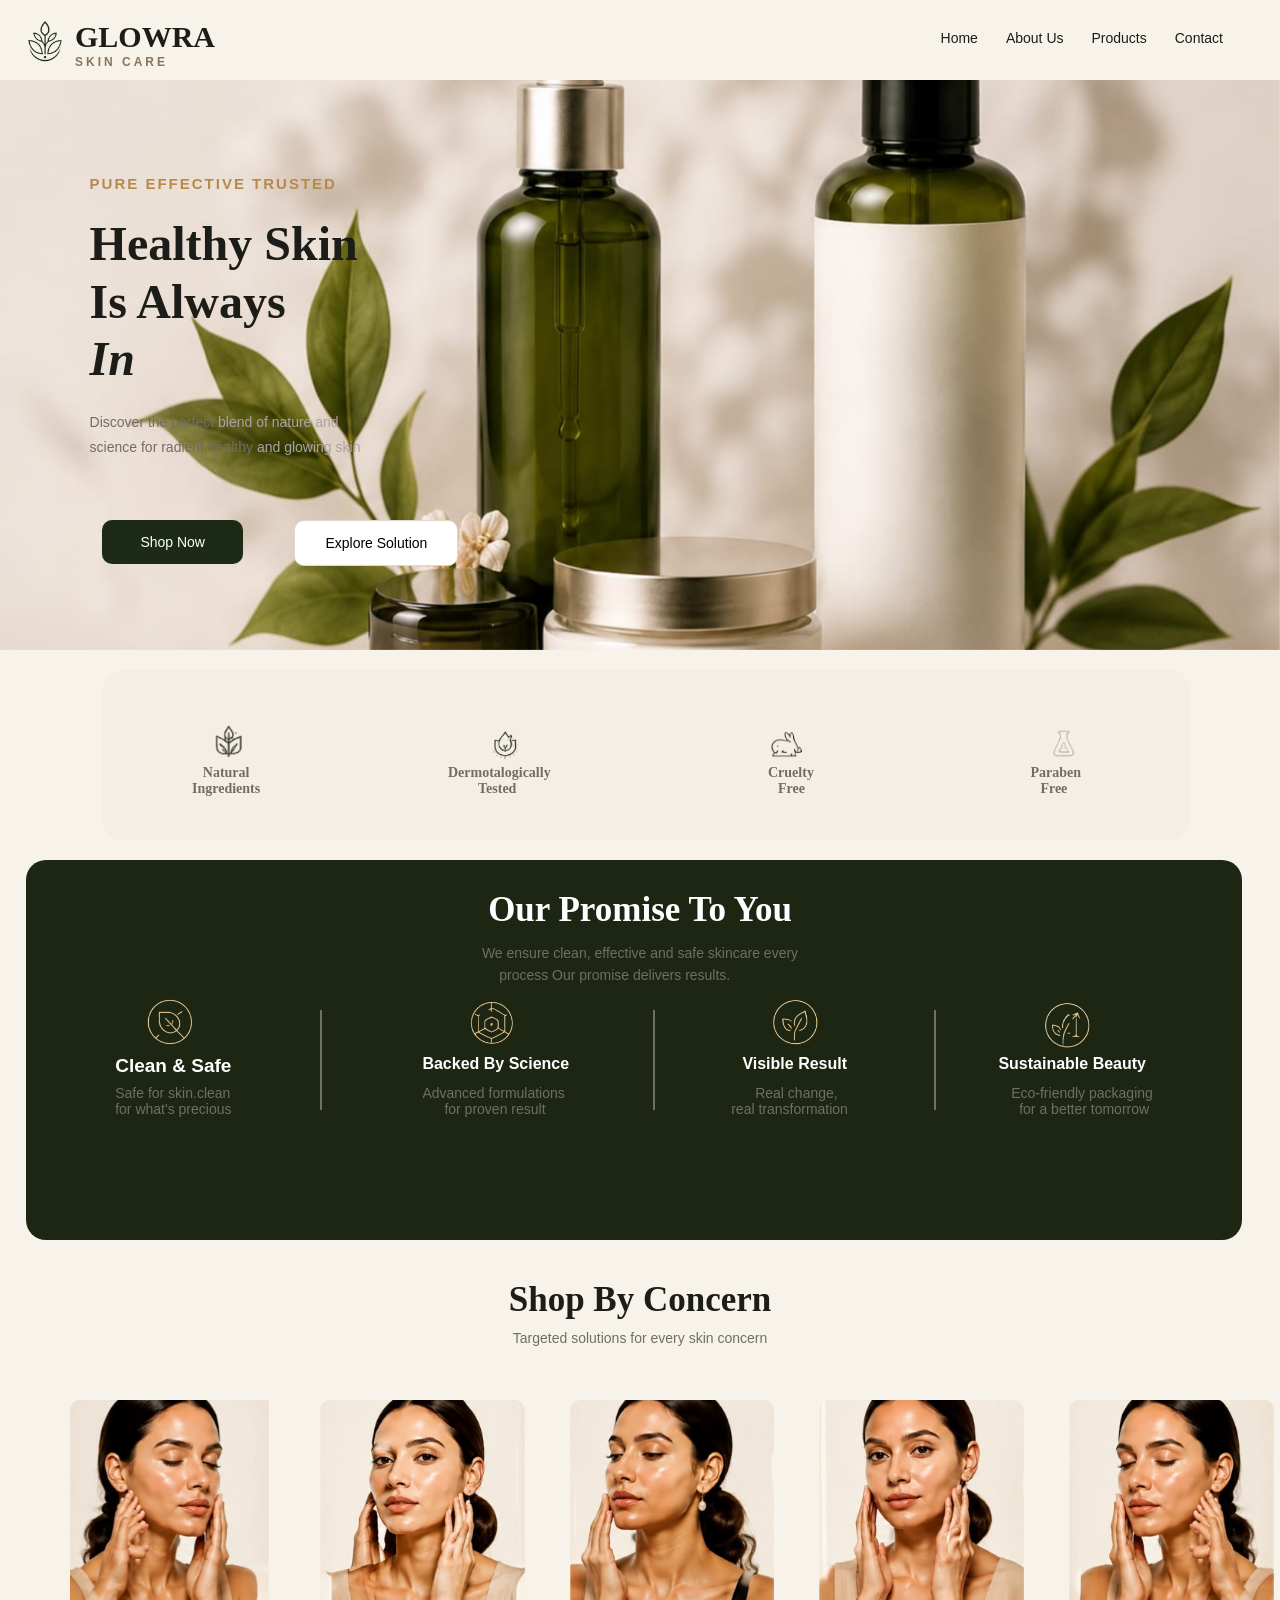
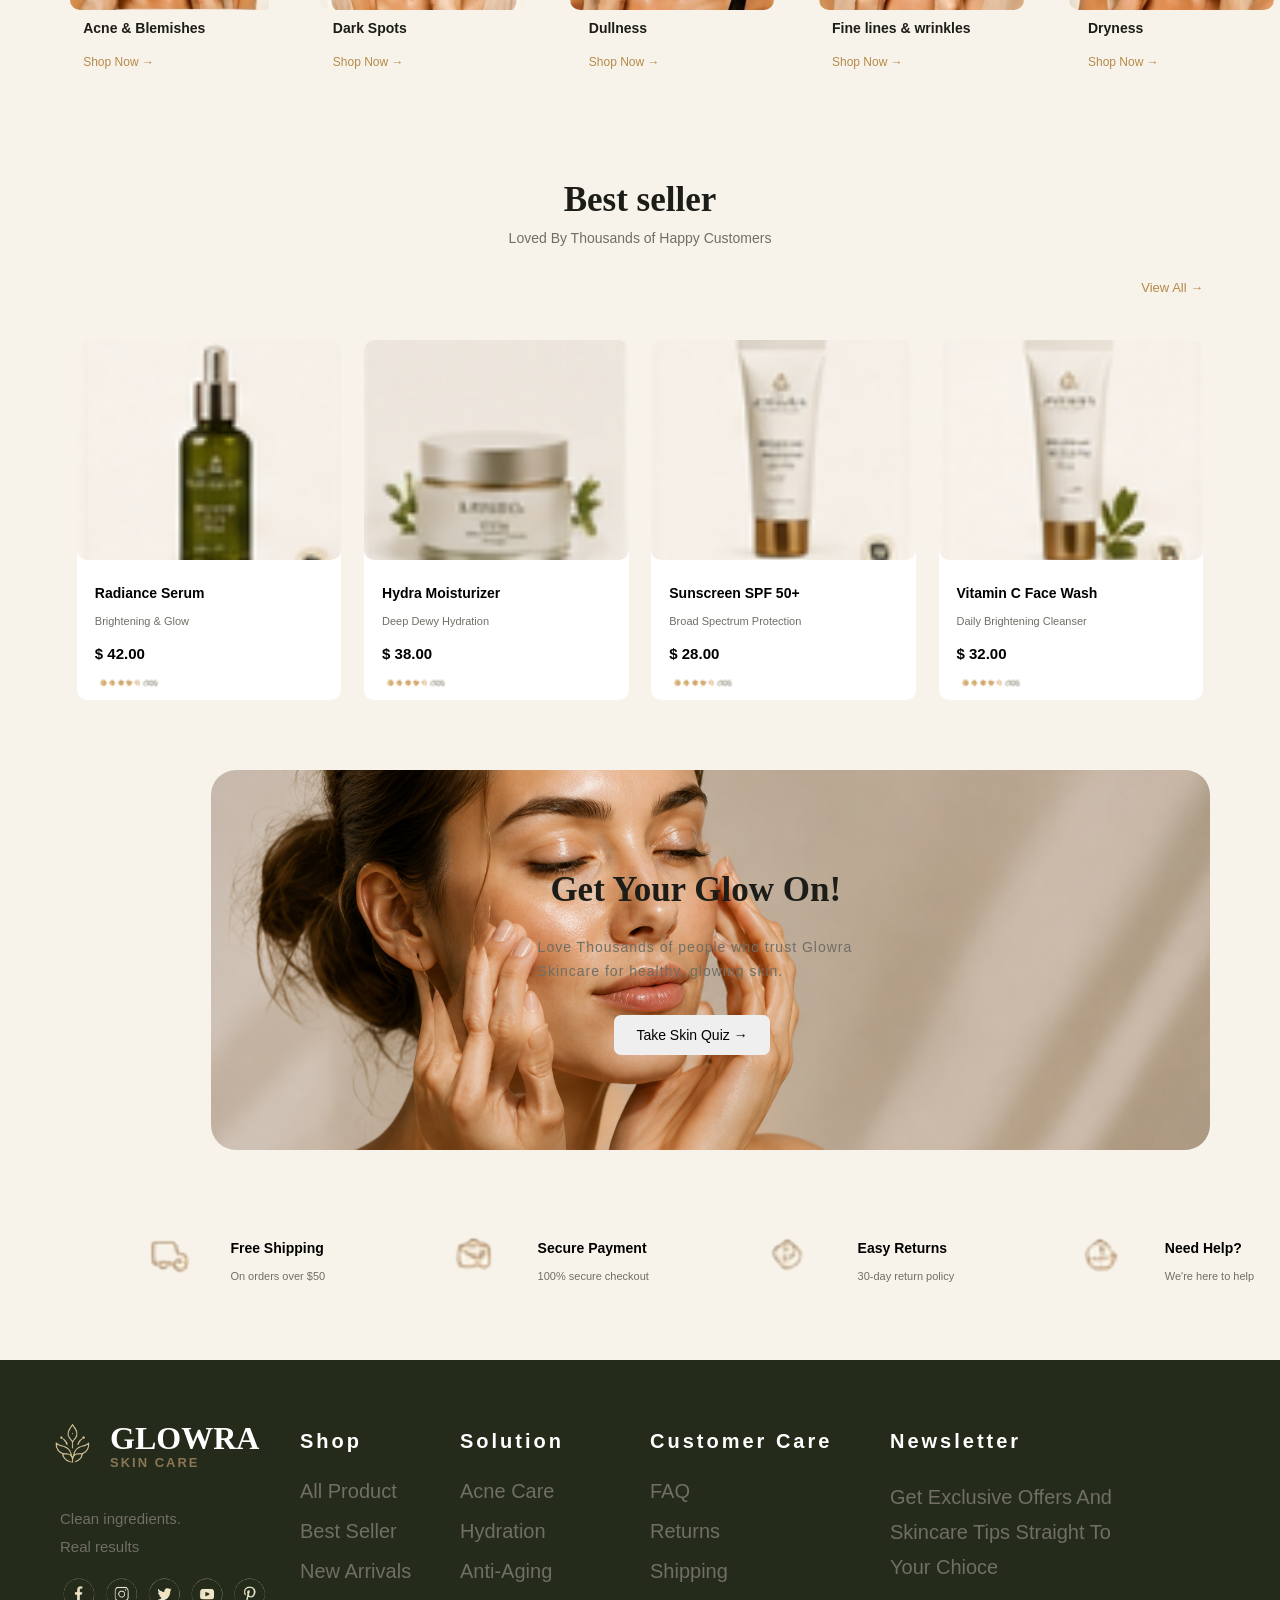
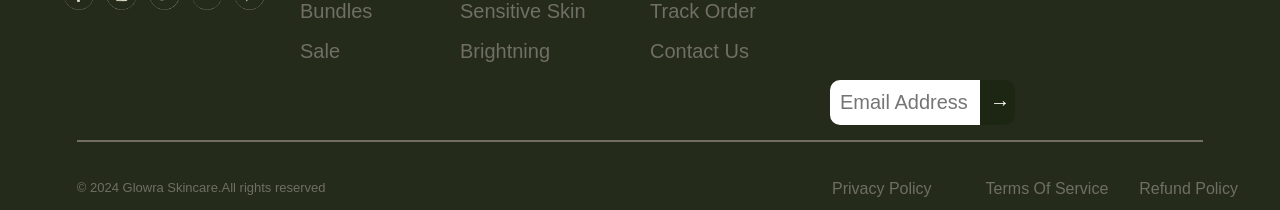
<file: index.html>
<!DOCTYPE html>
<html lang="en">

<head>
    <meta charset="UTF-8">
    <meta name="viewport" content="width=device-width, initial-scale=1.0">
    <title>Document</title>
    <link rel="stylesheet" href="./style.css">
</head>

<body>
    <header>
        <nav>
              <img class="hero-img " src="logo.png">
            <h1>GLOWRA</h1>
            <h5>SKIN CARE</h5>
            <ul>
                <li><a href="./index.html">Home</a></li>
                <li><a href="./about.html">About Us</a></li>
                <li><a href="./product.html">Products</a></li>
                <li><a href="./contact.html">Contact</a></li>
            </ul>
           <button class="hamburger" onclick="toggleMenu()">
    <span></span>
    <span></span>
    <span></span>
</button>
        </nav>
    </header>
    <img class="hero-image " src="hero-image.jpeg">
    <h5 class="hero-head ">PURE EFFECTIVE TRUSTED </h5>
    <h1 class="hero-head-2 ">Healthy Skin<br>Is Always<br><i>In</i> </h1>
    <p class="para-hero ">Discover the perfect <span class="spoon">blend of nature and</span><br>science for
        radient,healthy <span class="spoon">and glowing skin</span></p>
    <button class="btn-1"><a class="tag-1" href="./shop.html">Shop Now</a></button>
    <button class="btn-2"><a class="tag-2" href="solution.html">Explore Solution</a></button>
    <div class="section-1"></div>
    <img class="zuhaib-image-1 " src="img-1 (1).png">
    <h6 class="heading-1">Natural<br>Ingredients</h6>
    <img class="zuhaib-image-2 " src="img-2.png">
    <h6 class="heading-2">Dermotalogically<br><span class="spin-1">Tested</span></h6>
    <img class="zuhaib-image-3 " src="img-3.png">
    <h6 class="heading-3">Cruelty<br><span class="spin-2">Free</span></h6>
    <img class="zuhaib-image-4 " src="img-4.png">
    <h6 class="heading-4">Paraben<br><span class="spin-3">Free</span></h6>
    <div class="section"></div>
    <h1 class="para-3 reveal-scale">Our Promise To You</h1>
    <p class="para-4 reveal">We ensure clean, effective and safe skincare every<br> <span class="spoon-1">process Our promise
            delivers results.</span></p>
    <img class="txt-1 " src="sec-1.png">
    <h6 class="txt-2">Clean & Safe</h6>
    <p class="txt-3">Safe for skin.clean<br><span class="math-1">for what's precious</span></p>
    <div class="line-1"></div>
    <img class="txt-4 " src="sec-2.png">
    <h6 class="txt-5">Backed By Science</h6>
    <p class="txt-6">Advanced formulations<br><span class="math-2">for proven result</span></p>
    <div class="line-2"></div>
    <img class="txt-7 " src="sec-3.png">
    <h6 class="txt-8">Visible Result</h6>
    <p class="txt-12">Real change,<br><span class="math-3">real transformation</span></p>
    <div class="line-3"></div>
    <img class="txt-9 " src="sec-4 (1).png">
    <h6 class="txt-10">Sustainable Beauty</h6>
    <p class="txt-11">Eco-friendly packaging<br><span class="math-4">for a better tomorrow</span></p>

    <h1 class="header ">Shop By Concern</h1>
    <p class="png ">Targeted solutions for every skin concern</p>
    <div class="mount"></div>
    <img class="but-1 " src="photo-1.png">
    <h6 class="but-2">Acne & Blemishes</h6>
    <a class="but-3" href="./shop.html">Shop Now →</a>
    <img class="but-4 " src="photo-2.png">
    <h6 class="but-5">Dark Spots</h6>
    <a class="but-6" href="./shop.html">Shop Now →</a>
    <img class="but-7 " src="photo-3.png">
    <h6 class="but-8">Dullness</h6>
    <a class="but-9" href="./shop.html">Shop Now →</a>
    <img class="but-10 " src="photo-4.png">
    <h6 class="but-11">Fine lines & wrinkles</h6>
    <a class="but-12" href="./shop.html">Shop Now →</a>
    <img class="but-13" src="photo-5.png">
    <h6 class="but-14">Dryness</h6>
    <a class="but-15" href="./shop.html">Shop Now →</a>
      <h1 class="mr-1">Best seller</h1>
    <p class="mr-2">Loved By Thousands of Happy Customers</p>
    <a class="mr-3" href="./product.html">View All →</a>
    <div class="container">
    <div class="card-1 ">
        <img class="card-2" src="Screenshot 2026-09-05 015650.png">
        <h4  class="card-3">Radiance Serum</h4>
        <p  class="card-4">Brightening & Glow</p>
        <h6 class="card-5" >$ 42.00</h6>
        <img class="card-6 " src="star.png">
    </div>
        <div class="card-7 ">
        <img class="card-8" src="Screenshot 2026-09-05 015703.png">
        <h4  class="card-9">Hydra Moisturizer</h4>
        <p  class="card-10">Deep Dewy Hydration</p>
        <h6 class="card-11">$ 38.00</h6>
        <img class="card-12 " src="star.png">
    </div>
        <div class="card-13">
        <img class="card-14" src="Screenshot 2026-09-05 015714.png">
        <h4  class="card-15">Sunscreen SPF 50+</h4>
        <p  class="card-16">Broad Spectrum Protection</p>
        <h6 class="card-17" >$ 28.00</h6>
        <img class="card-18 " src="star.png">
    </div>
        <div class="card-19 ">
        <img class="card-20" src="Screenshot 2026-09-05 015727.png">
        <h4  class="card-21">Vitamin C Face Wash</h4>
        <p  class="card-22">Daily Brightening Cleanser</p>
        <h6 class="card-23" >$ 32.00</h6>
        <img class="card-24 " src="star.png">
    </div>
</div>
<div>
    <img class="zamir-1" src="ChatGPT Image Sep 5, 2026, 02_54_19 AM.png">
    <h1 class="zamir-2">Get Your Glow On!</h1>
    <p class="zamir-3">Love Thousands of people who trust Glowra<br> Skincare for healthy, glowing skin.</p>
    <button class="zamir-4"><a class="quiz" href="./skin quiz.html">Take Skin Quiz →</a></button>
</div>
<div>
    <img class="img-1" src="icon-1.png">
    <h4 class="img-2">Free Shipping</h4>
    <p class="img-3">On orders over $50</p>
</div>
<div>
    <img class="img-4" src="icon-2.png">
    <h4 class="img-5">Secure Payment</h4>
    <p class="img-6">100% secure checkout</p>
</div>
<div>
    <img class="img-7" src="icon-3.png">
    <h4 class="img-8">Easy Returns</h4>
    <p class="img-9">30-day return policy</p>
</div>
<div>
    <img class="img-10" src="icon-4.png">
    <h4 class="img-11">Need Help?</h4>
    <p class="img-12">We're here to help</p>
</div>
<img class="left-1" src="search.png">
<img class="left-2" src="user.png">
<img class="left-3" src="cart.png">
<footer class="footer">
    <img class="logo" src="logo-1.png">
    <h1 class="filter-1">GLOWRA</h1>
    <h4 class="filter-2">SKIN CARE</h4>
    <p class="filter-3">Clean ingredients.<br>Real results</p>
    <img class="icon" src="facebook.png">
    <h5 class="m-1">Shop</h5>
    <p class="m-2">All Product</p>
    <p class="m-3">Best Seller</p>
    <p class="m-4">New Arrivals</p>
    <p class="m-5">Bundles</p>
    <p class="m-6">Sale</p>
     <h5 class="m-7">Solution</h5>
    <p class="m-8">Acne Care</p>
    <p class="m-9">Hydration</p>
    <p class="m-10">Anti-Aging</p>
    <p class="m-11">Sensitive Skin</p>
    <p class="m-12">Brightning</p>
        <h5 class="m-13">Customer Care</h5>
    <p class="m-14">FAQ</p>
    <p class="m-18">Shipping</p>
    <p class="m-15">Returns</p>
    <p class="m-16">Track Order</p>
    <p class="m-17">Contact Us</p>
    <h5 class="m-19">Newsletter</h5>
    <P class="m-20">Get exclusive offers and<br>skincare tips straight to<br>your chioce</P>
    <input class="m-21" type="email" name="uemail" placeholder="Email Address">
    <button class="m-22">→</button>
    <div class="line-m"></div>
    <p class="copyright">© 2024 Glowra Skincare.All rights reserved</p>
    <p class="police-1">Privacy Policy</p>
     <p class="police-2">Terms Of Service</p>
      <p class="police-3">Refund Policy</p>


</footer>
<script>

const revealItems = document.querySelectorAll(
    '.para-3, .para-4, ' +
    '.zuhaib-image-1, .zuhaib-image-2, .zuhaib-image-3, .zuhaib-image-4, ' +
    '.heading-1, .heading-2, .heading-3, .heading-4, ' +
    '.txt-1, .txt-2, .txt-3, .txt-4, .txt-5, .txt-6, ' +
    '.txt-7, .txt-8, .txt-9, .txt-10, .txt-11, .txt-12, ' +
    '.header, .png, ' +
    '.but-1, .but-2, .but-3, .but-4, .but-5, .but-6, ' +
    '.but-7, .but-8, .but-9, .but-10, .but-11, .but-12, ' +
    '.but-13, .but-14, .but-15, ' +
    '.mr-1, .mr-2, .mr-3, ' +
    '.card-1, .card-7, .card-13, .card-19, ' +
    '.zamir-1, .zamir-2, .zamir-3, .zamir-4, ' +
    '.img-1, .img-2, .img-3, .img-4, .img-5, .img-6, ' +
    '.img-7, .img-8, .img-9, .img-10, .img-11, .img-12, ' +
    '.footer'
);


/* Different animation directions */

revealItems.forEach((item, index) => {

    if (
        item.classList.contains('para-3') ||
        item.classList.contains('header') ||
        item.classList.contains('mr-1') ||
        item.classList.contains('zamir-2')
    ) {
        item.classList.add('reveal-scale');
    }

    else if (
        item.classList.contains('zuhaib-image-1') ||
        item.classList.contains('zuhaib-image-3') ||
        item.classList.contains('txt-1') ||
        item.classList.contains('txt-7') ||
        item.classList.contains('but-1') ||
        item.classList.contains('but-7') ||
        item.classList.contains('card-1') ||
        item.classList.contains('card-13')
    ) {
        item.classList.add('reveal-left');
    }

    else {
        item.classList.add('reveal');
    }

});


/* Scroll Observer */

const observer = new IntersectionObserver((entries) => {

    entries.forEach((entry) => {

        if (entry.isIntersecting) {

            const element = entry.target;

            setTimeout(() => {
                element.classList.add('active');
            }, 80);

            observer.unobserve(element);
        }

    });

}, {
    threshold: 0.15
});


revealItems.forEach((item) => {
    observer.observe(item);
});


/* =====================================================
   PRODUCT CARDS — ONE BY ONE
===================================================== */

const cards = document.querySelectorAll(
    '.card-1, .card-7, .card-13, .card-19'
);

cards.forEach((card, index) => {

    card.style.transitionDelay = `${index * 0.12}s`;

});


/* =====================================================
   BENEFITS — ONE BY ONE
===================================================== */

const benefits = document.querySelectorAll(
    '.zuhaib-image-1, .zuhaib-image-2, .zuhaib-image-3, .zuhaib-image-4'
);

benefits.forEach((item, index) => {
    item.style.transitionDelay = `${index * 0.12}s`;
});


/* =====================================================
   SERVICES — ONE BY ONE
===================================================== */

const services = document.querySelectorAll(
    '.img-1, .img-4, .img-7, .img-10'
);

services.forEach((item, index) => {
    item.style.transitionDelay = `${index * 0.12}s`;
});
</script>
<script>
function toggleMenu() {
    const menu = document.querySelector("nav ul");
    menu.classList.toggle("active");
}
</script>
</body>
</html>
</file>
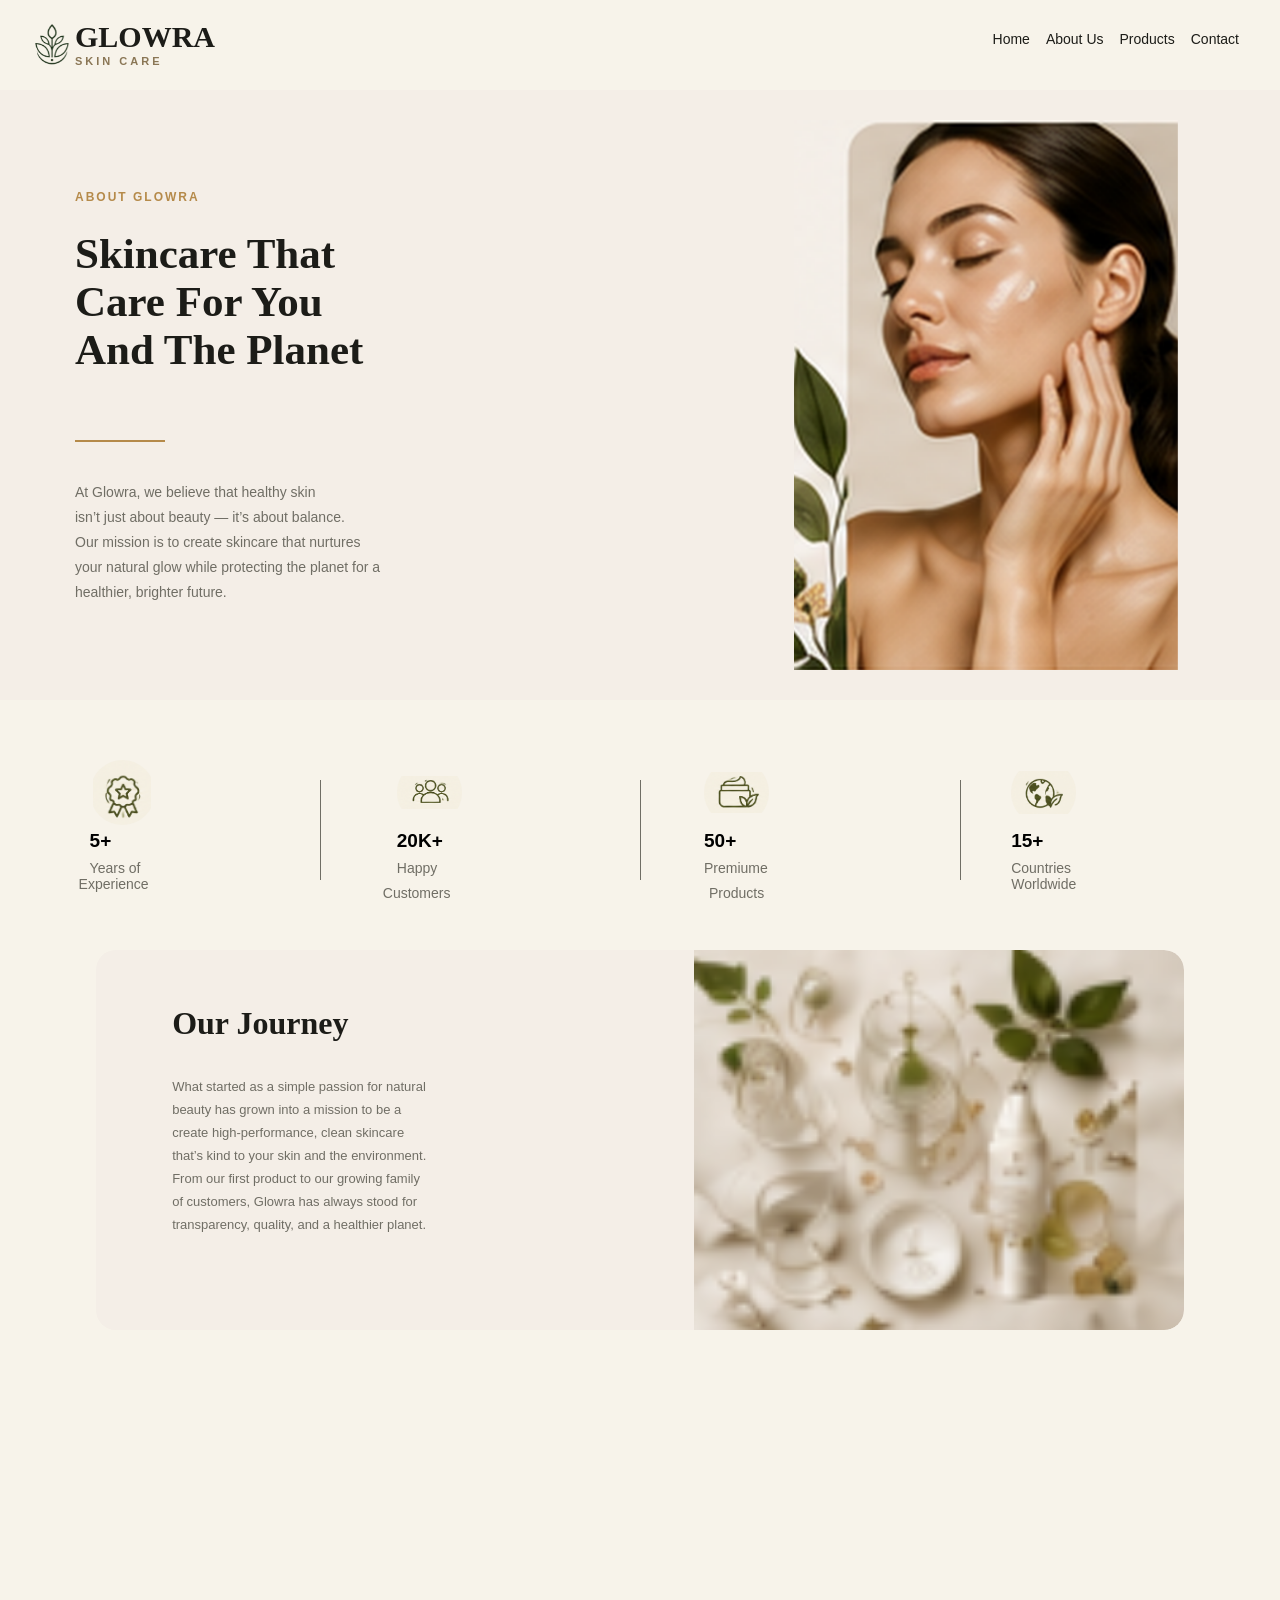
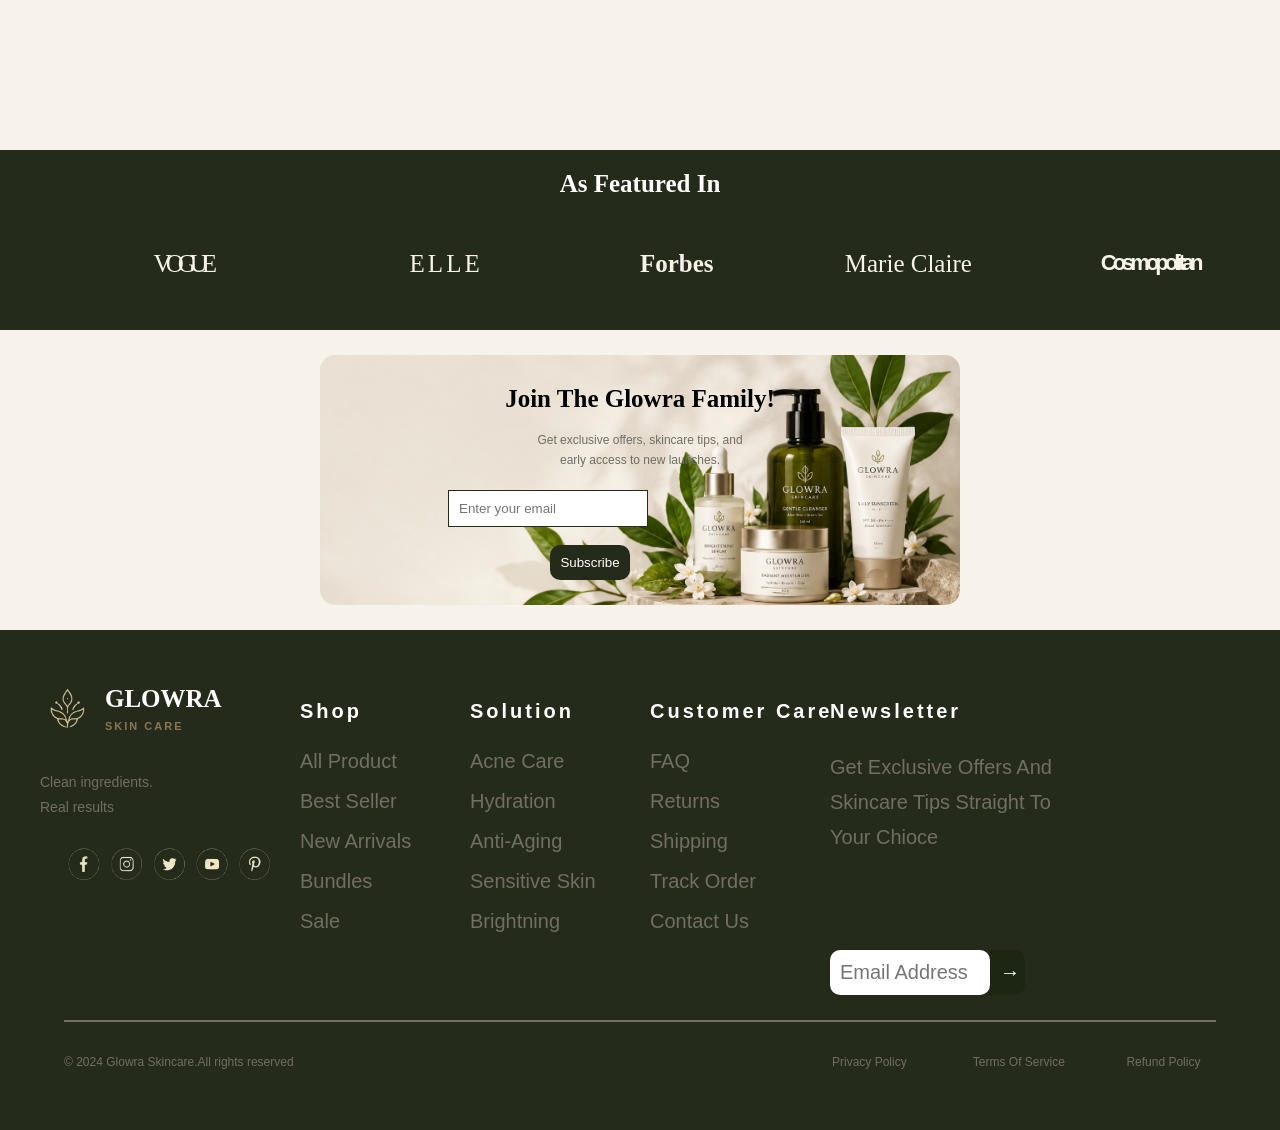
<file: about.html>
<!DOCTYPE html>
<html lang="en">

<head>
    <meta charset="UTF-8">
    <meta name="viewport" content="width=device-width, initial-scale=1.0">
    <title>Document</title>
    <link rel="stylesheet" href="./about.css">
</head>

<body>
    <header>
        <nav>

            <h1>GLOWRA</h1>
            <h5>SKIN CARE</h5>
            <ul>
                <li><a href="./index.html">Home</a></li>
                <li><a href="./about.html">About Us</a></li>
                <li><a href="./product.html">Products</a></li>
                <li><a href="./contact.html">Contact</a></li>
            </ul>
            <button class="hamburger" onclick="toggleMenu()">
    <span></span>
    <span></span>
    <span></span>
</button>
        </nav>
    </header>
    <img class="logo" src="logo.png">
    <img class="icon-1" src="search.png">
    <img class="icon-2" src="user.png">
    <img class="icon-3" src="cart.png">
    <div class="container">
        <img class="hero-image" src="Screenshot 2026-09-07 065212.png">
        <h5 class="hero-head">ABOUT GLOWRA </h5>
        <h1 class="hero-head-2">Skincare That <br>Care For You<br>And The Planet </h1>
        <div class="line"></div>
        <p class="para-hero">At Glowra, we believe that healthy skin<br> isn’t just about beauty — it’s about
            balance.<br> Our
            mission is to create skincare that nurtures<br> your natural glow while protecting the planet for a<br>
            healthier,
            brighter future.
    </div>
    <div class="container-1">
        <img class="z-1" src="Screenshot 2026-09-07 074709.png">
        <h6 class="z-2">5+</h6>
        <p class="z-3">Years of <br><span class="mid-1">Experience</span></p>
        <div class="line-1"></div>
        <img class="z-4" src="Screenshot 2026-09-07 074748.png">
        <h6 class="z-5">20K+</h6>
        <p class="z-6">Happy <span class="mid-2">Customers</span></p>
        <div class="line-2"></div>
        <img class="z-7" src="Screenshot 2026-09-07 074759.png">
        <h6 class="z-8">50+</h6>
        <p class="z-9">Premiume<br> <Span class="mid-3">Products</span></p>
        <div class="line-3"></div>
        <img class="z-10" src="Screenshot 2026-09-07 074808.png">
        <h6 class="z-11">15+</h6>
        <p class="z-12">Countries<br><span>Worldwide</span> </p>
        <div class="section-2">
            <img class="sec" src="Screenshot 2026-09-07 083107.png">
            <h1 class="mir-1"> Our Journey</h1>
            <p class="mir-2">What started as a simple passion for natural<br> beauty has grown into a mission to be a
                <br> create
                high-performance, clean skincare <br>that’s kind to your skin and the environment.<br>

                From our first product to our growing family<br> of customers, Glowra has always stood for<br>
                transparency,
                quality, and a healthier planet.
            </p>
            <div Class="man-1">
                <h1 Class="man-2">What Makes Us Different</h1>
                <img class="n-1" src="Screenshot 2026-09-07 084615.png">
                <h6 class="n-2">Natural</h6>
                <p class="n-3">We use natural,<br> <span class="mad-1">plant-based</span> <br><span
                        class="mad-2">ingredients</span></p>
                <div class="line-4"></div>
                <img class="n-4" src="Screenshot 2026-09-07 084627.png">
                <h6 class="n-5">Effective</h6>
                <p class="n-6">Formulated with <br><span class="mad-3">advanced science</span> <br> <span
                        class="mad-4">for real results</span></p>
                <div class="line-5"></div>
                <img class="n-7" src="Screenshot 2026-09-07 084638.png">
                <h6 class="n-8">Safe</h6>
                <p class="n-9">Dermatologically <br><span class="mad-5">tested and safe </span><br><span
                        class="mad-6">for all skin types</sapn>
                </p>
                <div class="line-6"></div>
                <img class="n-10" src="Screenshot 2026-09-07 084650.png">
                <h6 class="n-11">Sustainable</h6>
                <p class="n-12">Eco-friendly,<br><span class="mad-7">cruelty-free</span><br><span
                        class="mad-8">packaging.</span></p>
            </div>
            <div class="section-3">
                <img class="p-1" src="Screenshot 2026-09-07 093132.png">
                <h1 class="p-2">Meet The Founder</h1>
                <p class="p-3">I created Glowra because I had a simple belief:<br>
                    that everyone deserves healthy, confident skin.<br>
                    Every product is made with love, transparency<br>
                    and the highest standard of quality</p>
                <i class="p-4">Angely Khan</i>
                <p class="p-5">Founder, Glowra Skincare</p>
            </div>
        </div>
    </div>
    <div class="section-4">
        <h1 class="end-1">As Featured In</h1>
        <p class="end-2">VOGUE</p>
        <p class="end-3">ELLE</p>
        <p class="end-4">Forbes</p>
        <p class="end-5">Marie Claire</p>
        <p class="end-6">Cosmopolitan</p>
    </div>
    <div class="section-5">
        <img class="sec-5" src="ChatGPT Image Sep 7, 2026, 10_13_24 AM.png">
        <h2 class="in-1">Join The Glowra Family!</h2>
        <p class="in-2">Get exclusive offers, skincare tips, and<br> early access to new launches.</p>
        <form>
            <input class="in-3" type="email" placeholder="Enter your email" name="uemail" required>
            <button class="in-4">Subscribe</button>
        </form>
    </div>
    <footer class="footer">
        <img class="logo-1" src="logo-1.png">
        <h1 class="filter-1">GLOWRA</h1>
        <h4 class="filter-2">SKIN CARE</h4>
        <p class="filter-3">Clean ingredients.<br>Real results</p>
        <img class="icon" src="facebook.png">
        <h5 class="m-1">Shop</h5>
        <p class="m-2">All Product</p>
        <p class="m-3">Best Seller</p>
        <p class="m-4">New Arrivals</p>
        <p class="m-5">Bundles</p>
        <p class="m-6">Sale</p>
        <h5 class="m-7">Solution</h5>
        <p class="m-8">Acne Care</p>
        <p class="m-9">Hydration</p>
        <p class="m-10">Anti-Aging</p>
        <p class="m-11">Sensitive Skin</p>
        <p class="m-12">Brightning</p>
        <h5 class="m-13">Customer Care</h5>
        <p class="m-14">FAQ</p>
        <p class="m-18">Shipping</p>
        <p class="m-15">Returns</p>
        <p class="m-16">Track Order</p>
        <p class="m-17">Contact Us</p>
        <h5 class="m-19">Newsletter</h5>
        <P class="m-20">Get exclusive offers and<br>skincare tips straight to<br>your chioce</P>
        <input class="m-21" type="email" name="uemail" placeholder="Email Address">
        <button class="m-22">→</button>
        <div class="line-m"></div>
        <p class="copyright">© 2024 Glowra Skincare.All rights reserved</p>
        <p class="police-1">Privacy Policy</p>
        <p class="police-2">Terms Of Service</p>
        <p class="police-3">Refund Policy</p>

    </footer>
    <script>
        const revealElements = document.querySelectorAll(
            '.container, .container-1, .section-2, .man-1, .section-3, .section-4, .section-5'
        );

        revealElements.forEach(element => {
            element.classList.add('reveal');
        });

        const observer = new IntersectionObserver((entries) => {
            entries.forEach(entry => {
                if (entry.isIntersecting) {
                    entry.target.classList.add('active');
                }
            });
        }, {
            threshold: 0.15
        });

        revealElements.forEach(element => {
            observer.observe(element);
        });
    </script>
    <script>
function toggleMenu() {
    const menu = document.querySelector("nav ul");
    menu.classList.toggle("active");
}
</script>
</body>

</html>
</file>
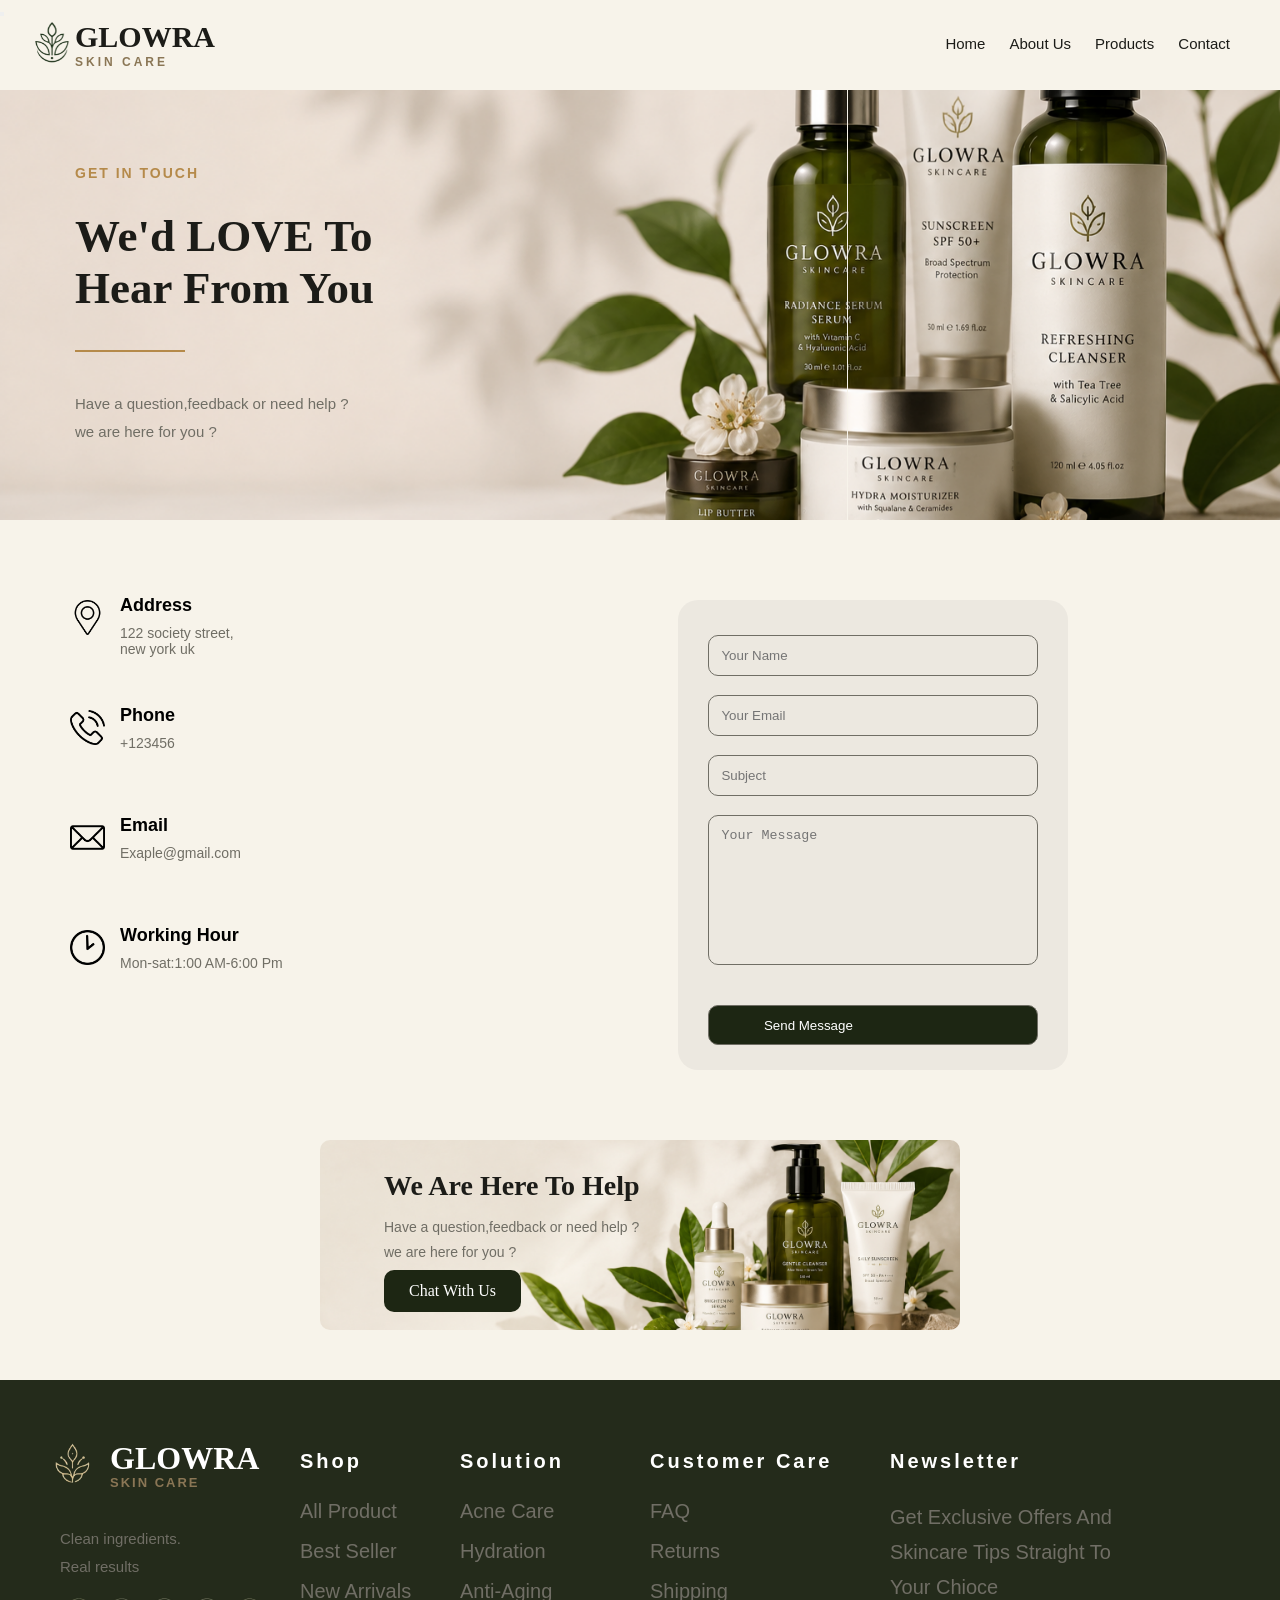
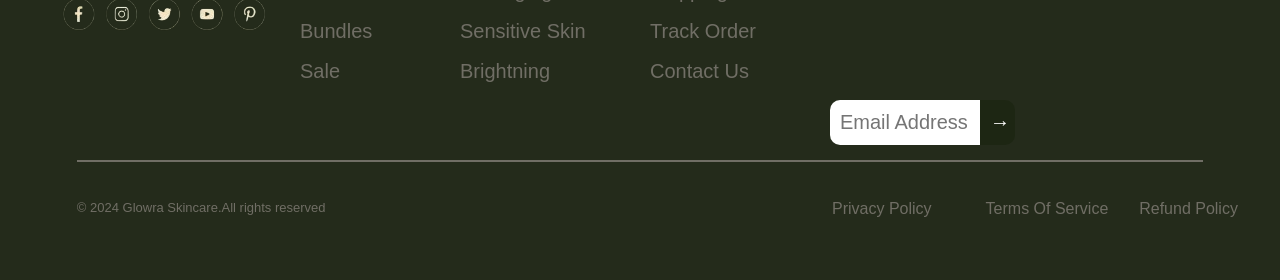
<file: contact.html>
<!DOCTYPE html>
<html lang="en">

<head>
    <meta charset="UTF-8">
    <meta name="viewport" content="width=device-width, initial-scale=1.0">
    <title>Document</title>
    <link rel="stylesheet" href="./contact.css">
</head>

<body>
    <header>
        <nav>

            <h1>GLOWRA</h1>
            <h5>SKIN CARE</h5>
            <ul>
                <li><a href="./index.html">Home</a></li>
                <li><a href="./about.html">About Us</a></li>
                <li><a href="./product.html">Products</a></li>
                <li><a href="./contact.html">Contact</a></li>
            </ul>
            <button class="hamburger" onclick="toggleMenu()">
    <span></span>
    <span></span>
    <span></span>
</button>
        </nav>
    </header>
    <img class="logo" src="logo.png">
    <img class="icon-1" src="search.png">
    <img class="icon-2" src="user.png">
    <img class="icon-3" src="cart.png">
    <div class="container">
        <img class="hero-image" src="ChatGPT Image Sep 5, 2026, 05_19_09 AM.png">
        <h5 class="hero-head">GET IN TOUCH </h5>
        <h1 class="hero-head-2">We'd LOVE To <br>Hear From You</h1>
        <div class="line"></div>
        <p class="para-hero">Have a question,feedback or need help ? <br>we are here for you ?</p>
    </div>
    <div>
        <img class="btn-1" src="pin.png">
        <h6 class="btn-2">Address</h6>
        <p class="btn-3">122 society street,<br>new york uk</p>
        <img class="btn-4" src="phone-call.png">
        <h6 class="btn-5">Phone</h6>
        <p class="btn-6">+123456</p>
        <img class="btn-7" src="mail.png">
        <h6 class="btn-8">Email</h6>
        <p class="btn-9">Exaple@gmail.com</p>
        <img class="btn-10" src="working-hours.png">
        <h6 class="btn-11">Working Hour</h6>
        <p class="btn-12">Mon-sat:1:00 AM-6:00 Pm</p>
    </div>
    <form>
        <input class="btn-13" type="text" placeholder="Your Name">
        <input class="btn-14" type="email" placeholder="Your Email">
        <input class="btn-15" type="text" placeholder="Subject">
        <textarea class="btn-16" placeholder="Your Message"></textarea>
        <button class="btn-17" type="submit">Send Message</button>
    </form>
    <div>
        <img  class="img-1" src="ChatGPT Image Sep 7, 2026, 10_13_24 AM.png">
        <h1 class="img-2">We Are Here To Help</h1>
        <p class="img-3">Have a question,feedback or need help ? <br>we are here for you ?</p>
        <a class="img-4" href="https://Message.whatsapp.com/Message/ha0IhGqPcxy2ruCjy1oQzC" target="_blank">Chat With Us</a>
    </div>
        <footer class="footer">
        <img class="logo-1" src="logo-1.png">
        <h1 class="filter-1">GLOWRA</h1>
        <h4 class="filter-2">SKIN CARE</h4>
        <p class="filter-3">Clean ingredients.<br>Real results</p>
        <img class="icon" src="facebook.png">
        <h5 class="m-1">Shop</h5>
        <p class="m-2">All Product</p>
        <p class="m-3">Best Seller</p>
        <p class="m-4">New Arrivals</p>
        <p class="m-5">Bundles</p>
        <p class="m-6">Sale</p>
        <h5 class="m-7">Solution</h5>
        <p class="m-8">Acne Care</p>
        <p class="m-9">Hydration</p>
        <p class="m-10">Anti-Aging</p>
        <p class="m-11">Sensitive Skin</p>
        <p class="m-12">Brightning</p>
        <h5 class="m-13">Customer Care</h5>
        <p class="m-14">FAQ</p>
        <p class="m-18">Shipping</p>
        <p class="m-15">Returns</p>
        <p class="m-16">Track Order</p>
        <p class="m-17">Contact Us</p>
        <h5 class="m-19">Newsletter</h5>
        <P class="m-20">Get exclusive offers and<br>skincare tips straight to<br>your chioce</P>
        <input class="m-21" type="email" name="uemail" placeholder="Email Address">
        <button class="m-22">→</button>
        <div class="line-m"></div>
        <p class="copyright">© 2024 Glowra Skincare.All rights reserved</p>
        <p class="police-1">Privacy Policy</p>
        <p class="police-2">Terms Of Service</p>
        <p class="police-3">Refund Policy</p>

    </footer>
    <script>
        function toggleMenu() {
    const menu = document.querySelector("nav ul");
    menu.classList.toggle("active");
}

const elements = document.querySelectorAll(
    ".btn-1, .btn-2, .btn-3, " +
    ".btn-4, .btn-5, .btn-6, " +
    ".btn-7, .btn-8, .btn-9, " +
    ".btn-10, .btn-11, .btn-12, " +
    "form, .img-1, .img-2, .img-3, .img-4, " +
    ".footer"
);

elements.forEach((element, index) => {

    element.classList.add("reveal");

    element.style.transitionDelay =
        `${index * 0.08}s`;

});


const observer = new IntersectionObserver(
    (entries) => {

        entries.forEach((entry) => {

            if (entry.isIntersecting) {

                entry.target.classList.add("active");

            }

        });

    },
    {
        threshold: 0.15
    }
);


elements.forEach((element) => {
    observer.observe(element);
});

</script>
</body>

</html>
</file>
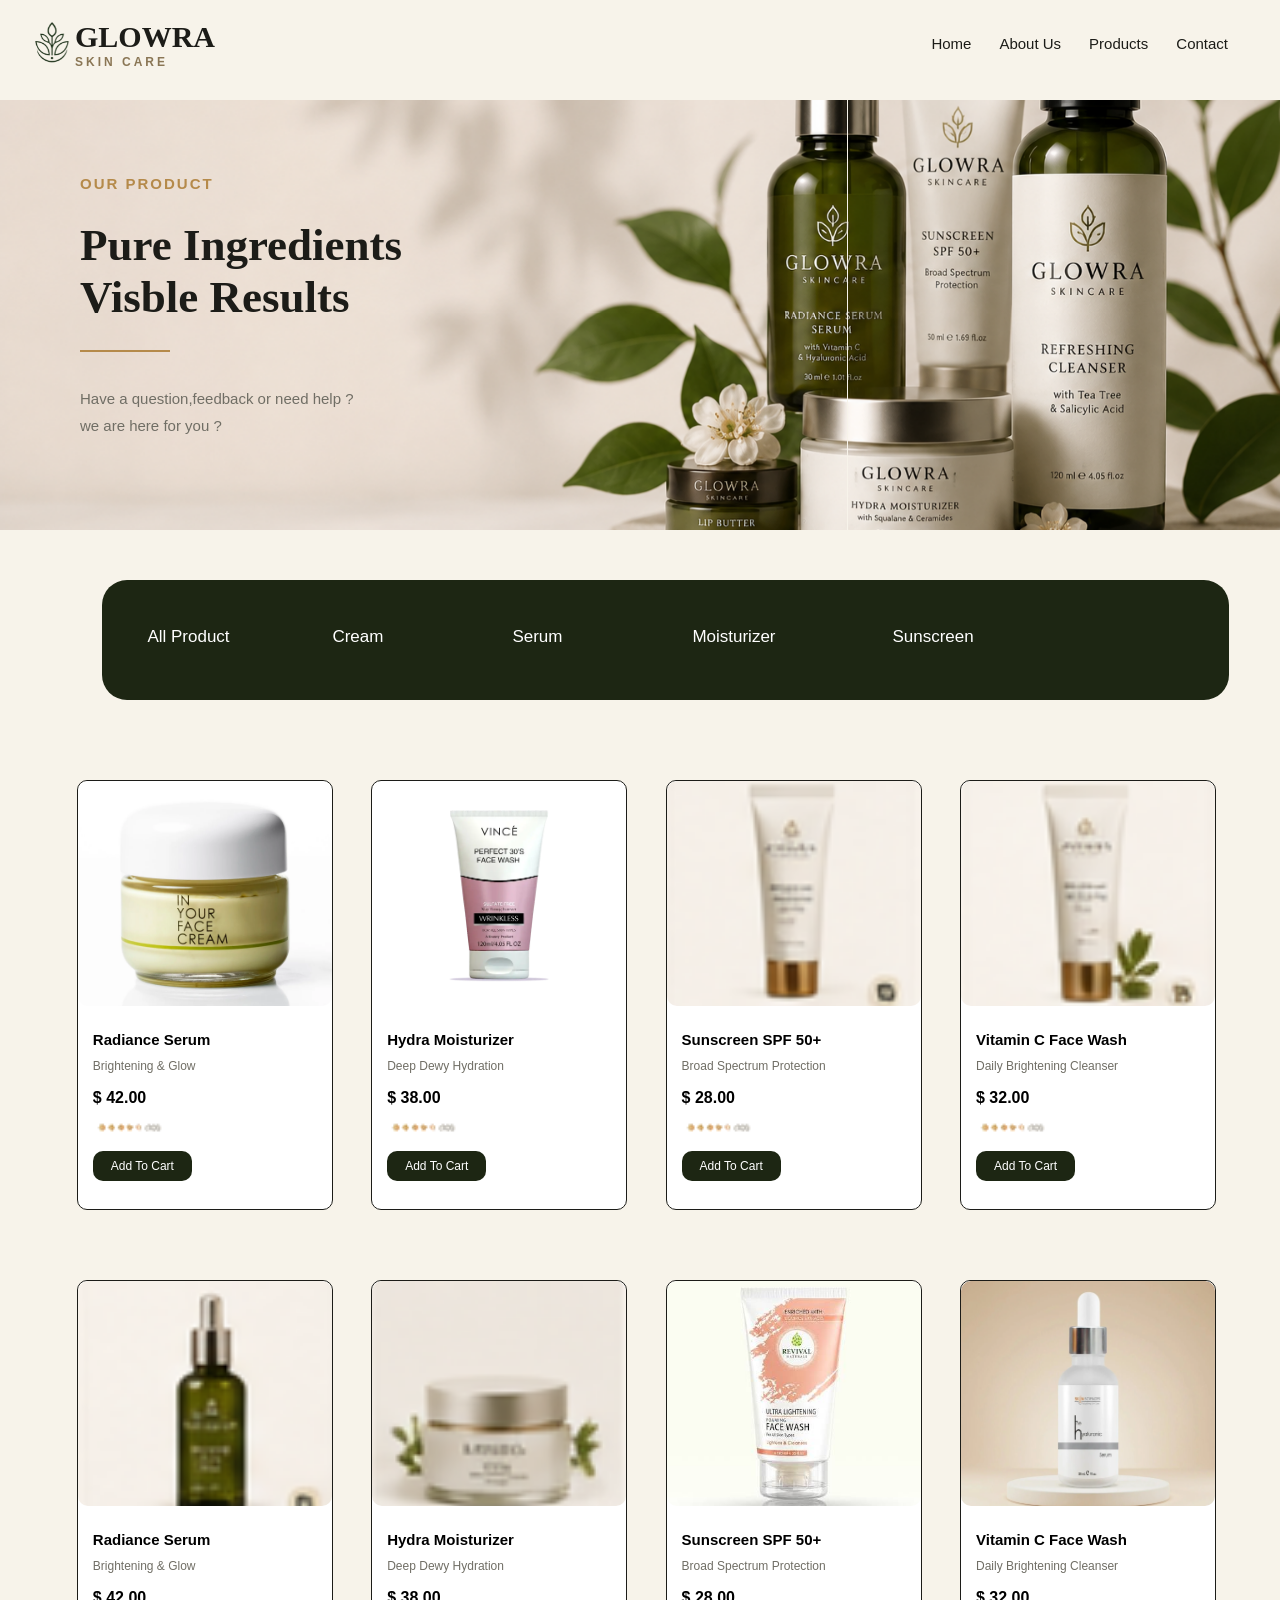
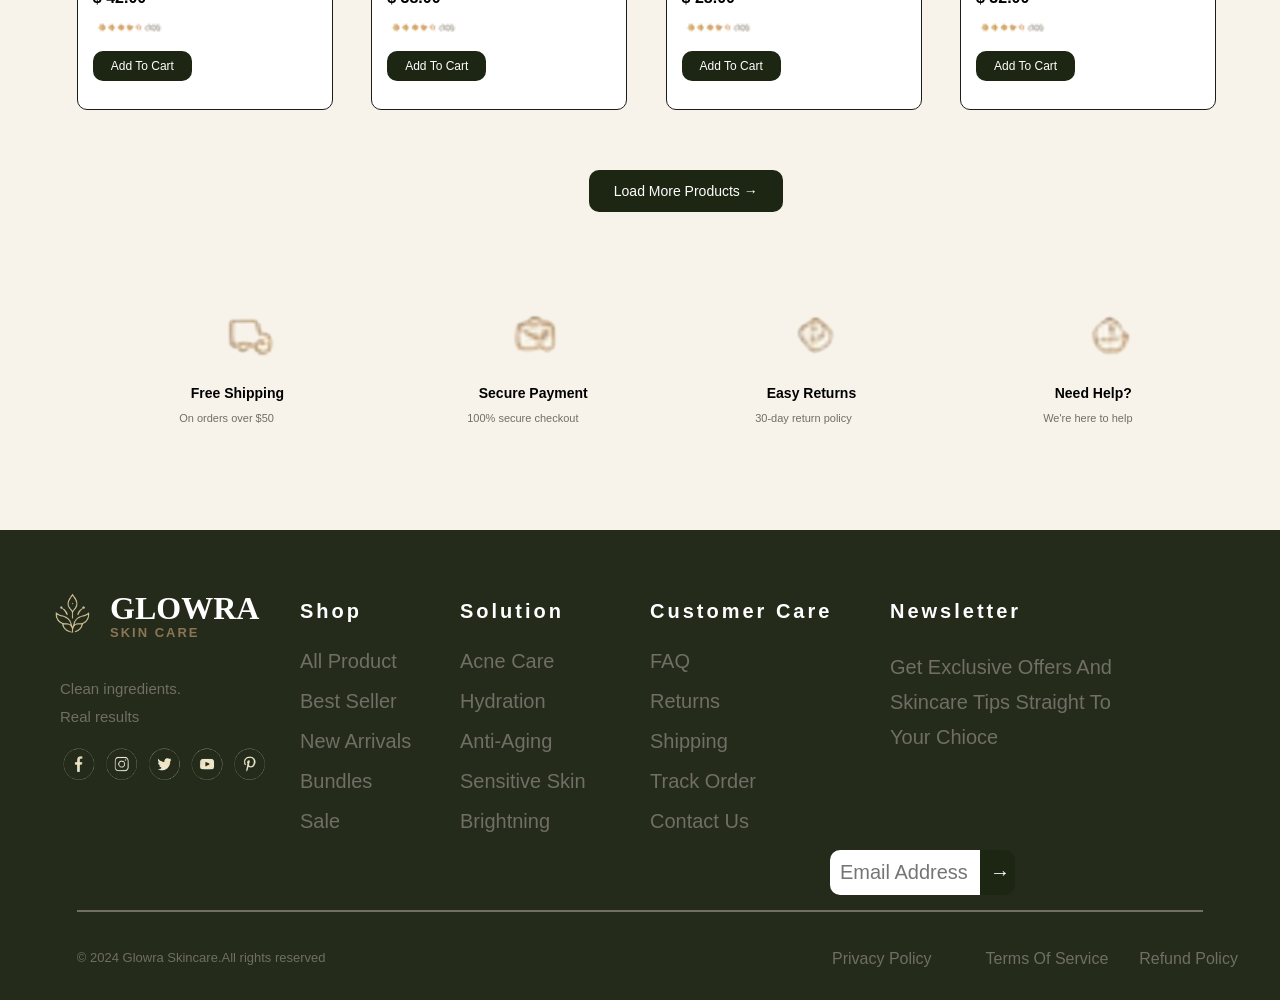
<file: product.html>
<!DOCTYPE html>
<html lang="en">

<head>
    <meta charset="UTF-8">
    <meta name="viewport" content="width=device-width, initial-scale=1.0">
    <title>Document</title>
    <link rel="stylesheet" href="./product.css">
</head>

<body>
    <header>
        <nav>

            <h1>GLOWRA</h1>
            <h5>SKIN CARE</h5>
            <ul>
                <li><a href="./index.html">Home</a></li>
                <li><a href="./about.html">About Us</a></li>
                <li><a href="./product.html">Products</a></li>
                <li><a href="./contact.html">Contact</a></li>
            </ul>
          <button class="hamburger" onclick="toggleMenu()">
    <span></span>
    <span></span>
    <span></span>
</button>
        </nav>
    </header>
    <img class="logo" src="logo.png">
    <img class="icon-1" src="search.png">
    <img class="icon-2" src="user.png">
    <img class="icon-3" src="cart.png">
    <div class="container">
        <img class="hero-image" src="ChatGPT Image Sep 5, 2026, 05_19_09 AM.png">
        <h5 class="hero-head">OUR PRODUCT</h5>
        <h1 class="hero-head-2">Pure Ingredients<br>Visble Results</h1>
        <div class="line"></div>
        <p class="para-hero">Have a question,feedback or need help ? <br>we are here for you ?</p>
    </div>
    <div class="con">
        <p class="moisturizer-1">All Product</p>
        <p class="moisturizer-2">Cream</p>
        <p class="moisturizer-3">Serum</p>
        <p class="moisturizer-4">Moisturizer</p>
        <p class="moisturizer-5">Sunscreen</p>
    </div>
    <div class="card-1">
        <img class="card-2" src="TC-Clean-Hero2026.webp">
        <h4 class="card-3">Radiance Serum</h4>
        <p class="card-4">Brightening & Glow</p>
        <h6 class="card-5">$ 42.00</h6>
        <img class="card-6 " src="star.png">
        <button class="card-25">Add To Cart</button>
    </div>
    <div class="card-7">
        <img class="card-8" src="Perfect30_SFaceWash.webp">
        <h4 class="card-9">Hydra Moisturizer</h4>
        <p class="card-10">Deep Dewy Hydration</p>
        <h6 class="card-11">$ 38.00</h6>
        <img class="card-12 " src="star.png">
        <button class="card-26">Add To Cart</button>
    </div>
    <div class="card-13">
        <img class="card-14" src="Screenshot 2026-09-05 015714.png">
        <h4 class="card-15">Sunscreen SPF 50+</h4>
        <p class="card-16">Broad Spectrum Protection</p>
        <h6 class="card-17">$ 28.00</h6>
        <img class="card-18 " src="star.png">
        <button class="card-27">Add To Cart</button>
    </div>
    <div class="card-19">
        <img class="card-20" src="Screenshot 2026-09-05 015727.png">
        <h4 class="card-21">Vitamin C Face Wash</h4>
        <p class="card-22">Daily Brightening Cleanser</p>
        <h6 class="card-23">$ 32.00</h6>
        <img class="card-24 " src="star.png">
        <button class="card-28">Add To Cart</button>
    </div>
    <div class="cart-1">
        <img class="cart-2" src="Screenshot 2026-09-05 015650.png">
        <h4 class="cart-3">Radiance Serum</h4>
        <p class="cart-4">Brightening & Glow</p>
        <h6 class="cart-5">$ 42.00</h6>
        <img class="cart-6 " src="star.png">
        <button class="cart-25 ">Add To Cart</button>
    </div>
    <div class="cart-7">
        <img class="cart-8" src="Screenshot 2026-09-05 015703.png">
        <h4 class="cart-9">Hydra Moisturizer</h4>
        <p class="cart-10">Deep Dewy Hydration</p>
        <h6 class="cart-11">$ 38.00</h6>
        <img class="cart-12 " src="star.png">
        <button class="cart-26">Add To Cart</button>
    </div>
    <div class="cart-13">
        <img class="cart-14" src="images (2).jfif">
        <h4 class="cart-15">Sunscreen SPF 50+</h4>
        <p class="cart-16">Broad Spectrum Protection</p>
        <h6 class="cart-17">$ 28.00</h6>
        <img class="cart-18 " src="star.png">
        <button class="cart-27">Add To Cart</button>
    </div>
    <div class="cart-19">
        <img class="cart-20" src="hyaluronic-acid-serum-4501170.webp">
        <h4 class="cart-21">Vitamin C Face Wash</h4>
        <p class="cart-22">Daily Brightening Cleanser</p>
        <h6 class="cart-23">$ 32.00</h6>
        <img class="cart-24 " src="star.png">
        <button class="cart-28">Add To Cart</button>
     </div>
        <button class="load">
            Load More Products →
        </button>
        <div class="back">
            <div>
                <img class="img-1" src="icon-1.png">
                <h4 class="img-2">Free Shipping</h4>
                <p class="img-3">On orders over $50</p>
            </div>
            <div>
                <img class="img-4" src="icon-2.png">
                <h4 class="img-5">Secure Payment</h4>
                <p class="img-6">100% secure checkout</p>
            </div>
            <div>
                <img class="img-7" src="icon-3.png">
                <h4 class="img-8">Easy Returns</h4>
                <p class="img-9">30-day return policy</p>
            </div>
            <div>
                <img class="img-10" src="icon-4.png">
                <h4 class="img-11">Need Help?</h4>
                <p class="img-12">We're here to help</p>
            </div>
        </div>
 <footer class="footer">
        <img class="logo-1" src="logo-1.png">
        <h1 class="filter-1">GLOWRA</h1>
        <h4 class="filter-2">SKIN CARE</h4>
        <p class="filter-3">Clean ingredients.<br>Real results</p>
        <img class="icon" src="facebook.png">
        <h5 class="m-1">Shop</h5>
        <p class="m-2">All Product</p>
        <p class="m-3">Best Seller</p>
        <p class="m-4">New Arrivals</p>
        <p class="m-5">Bundles</p>
        <p class="m-6">Sale</p>
        <h5 class="m-7">Solution</h5>
        <p class="m-8">Acne Care</p>
        <p class="m-9">Hydration</p>
        <p class="m-10">Anti-Aging</p>
        <p class="m-11">Sensitive Skin</p>
        <p class="m-12">Brightning</p>
        <h5 class="m-13">Customer Care</h5>
        <p class="m-14">FAQ</p>
        <p class="m-18">Shipping</p>
        <p class="m-15">Returns</p>
        <p class="m-16">Track Order</p>
        <p class="m-17">Contact Us</p>
        <h5 class="m-19">Newsletter</h5>
        <P class="m-20">Get exclusive offers and<br>skincare tips straight to<br>your chioce</P>
        <input class="m-21" type="email" name="uemail" placeholder="Email Address">
        <button class="m-22">→</button>
        <div class="line-m"></div>
        <p class="copyright">© 2024 Glowra Skincare.All rights reserved</p>
        <p class="police-1">Privacy Policy</p>
        <p class="police-2">Terms Of Service</p>
        <p class="police-3">Refund Policy</p>

    </footer>
    <script>

document.addEventListener("DOMContentLoaded", () => {

    const revealItems = document.querySelectorAll(
        ".card-1, .card-7, .card-13, .card-19, " +
        ".cart-1, .cart-7, .cart-13, .cart-19, " +
        ".load, .back > div"
    );


    revealItems.forEach((item, index) => {

        item.classList.add("reveal");

        item.style.transitionDelay =
            `${(index % 4) * 0.15}s`;

    });


    const observer = new IntersectionObserver(

        (entries, observer) => {

            entries.forEach(entry => {

                if (entry.isIntersecting) {

                    entry.target.classList.add("active");

                    observer.unobserve(entry.target);

                }

            });

        },

        {
            threshold: 0.15
        }

    );


    revealItems.forEach(item => {

        observer.observe(item);

    });

});

function toggleMenu() {
    const menu = document.querySelector("nav ul");
    menu.classList.toggle("active");
}



</script>
<script>
function toggleMenu() {
    const menu = document.querySelector("nav ul");
    menu.classList.toggle("active");
}
</script>
</body>

</html>
</file>
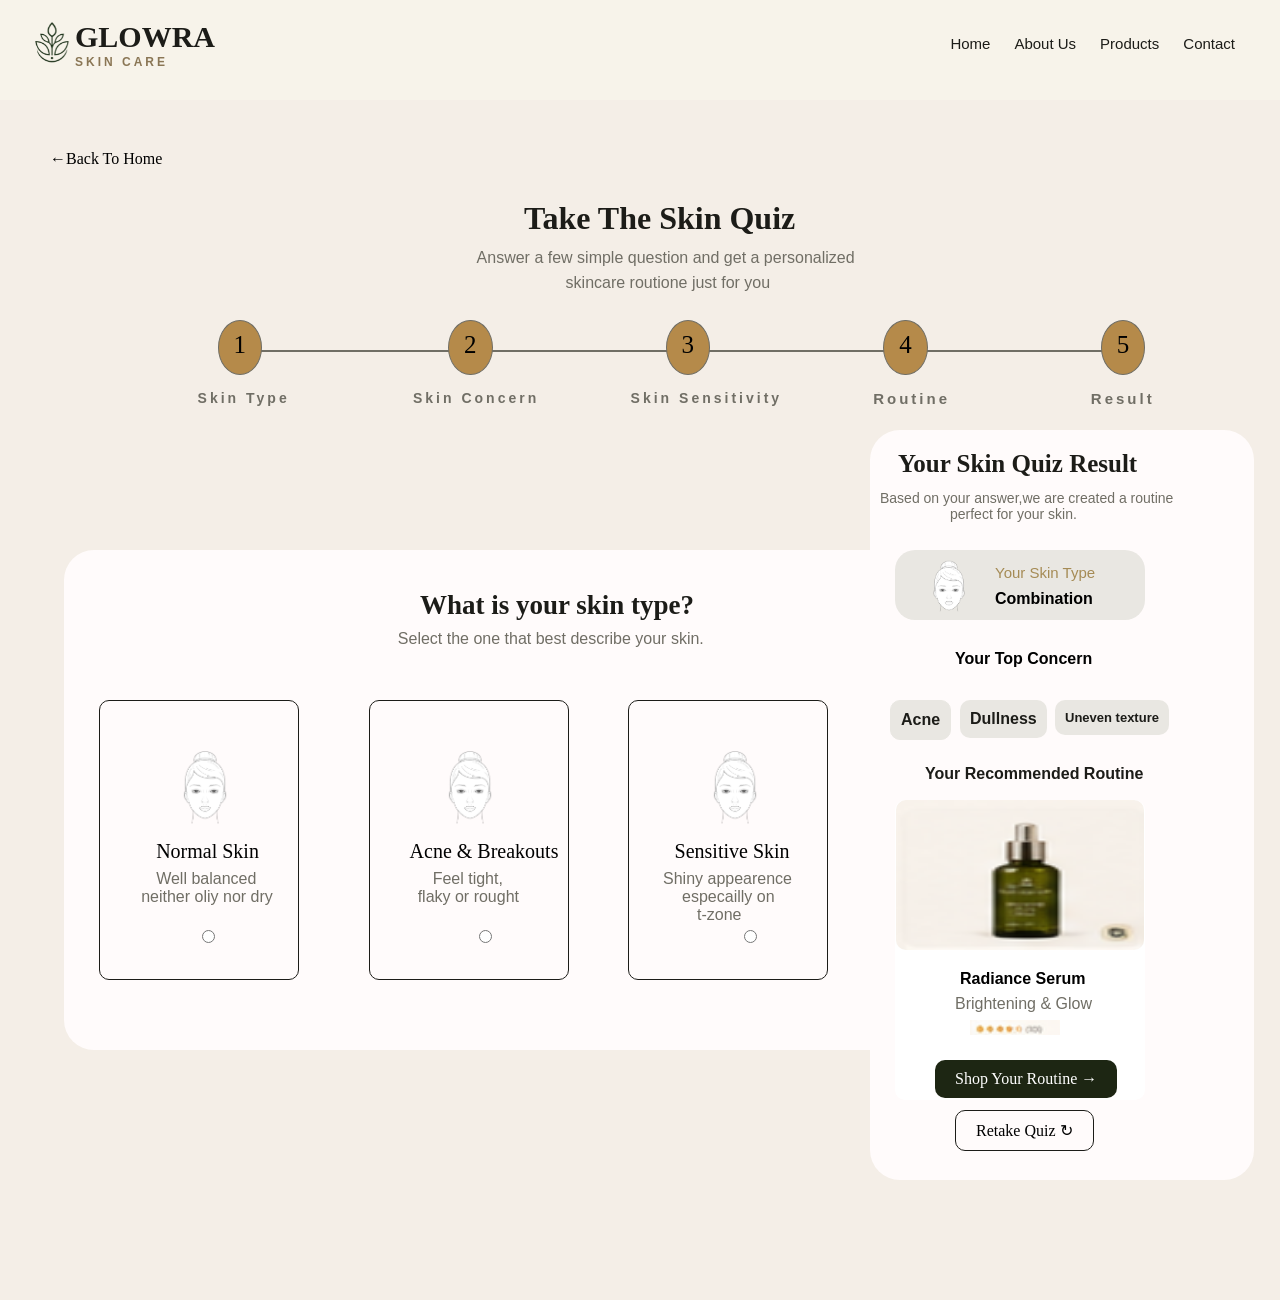
<file: result.html>
<!DOCTYPE html>
 <html lang="en">
 <head>
    <meta charset="UTF-8">
    <meta name="viewport" content="width=device-width, initial-scale=1.0">
    <title>Document</title>
    <link rel="stylesheet" href="./result.css">
 </head>
 <body>
 <header>

        <nav>

            <h1>GLOWRA</h1>
            <h5>SKIN CARE</h5>
            <ul>
                <li><a href="./index.html">Home</a></li>
                <li><a href="./about.html">About Us</a></li>
                <li><a href="./product.html">Products</a></li>
                <li><a href="./contact.html">Contact</a></li>
            </ul>
           <button class="hamburger" id="hamburger">
    <span></span>
    <span></span>
    <span></span>
</button>
        </nav>
    </header>
    <img class="logo" src="logo.png">
    <img class="icon-1" src="search.png">
    <img class="icon-2" src="user.png">
    <img class="icon-3" src="cart.png">
    <div class="container">
        <a class="home" href="./index.html">←Back To Home</a>
        <h1 class="p-1">Take The Skin Quiz</h1>
        <p class="p-2">Answer a few simple question and get a personalized<br><span class="p-3">skincare routione just for you</span></p>
    </div>
    <div class="line"></div>
    <div class="box">
        <p class="skin-1">1</p>
        <h5 class="head-1">Skin Type</h5>
        <p class="skin-2">2</p>
         <h5 class="head-2">Skin Concern</h5>
        <p class="skin-3">3</p>
         <h5 class="head-3">Skin Sensitivity</h5>
        <p class="skin-4">4</p>
         <h5 class="head-4">Routine</h5>
        <p class="skin-5">5</p>
         <h5 class="head-5">Result</h5>
    </div>
    <div class="sec">
        <H1 class="bin-1">What is your skin type?</H1>
        <p class="bin-2">Select the one that best describe your skin.</p>
        <div class="box-1"> </div>
             <img class="l-1" src="face.png">
             <p class="l-2">Normal Skin</p>
             <p class="l-3">Well balanced<br><span>neither oliy nor dry</span></p>
             <input id="l-4" type="radio"> 
           
       
         <div class="box-2"></div>
             <img class="l-4" src="face.png">
             <p class="l-5">Acne & Breakouts</p>
             <p class="l-6">Feel tight,<br><span class="spoon">flaky or rought</span></p>
              <input id="l-6" type="radio">
      
         <div class="box-3"></div>
             <img class="l-7" src="face.png">
             <p class="l-8">Sensitive Skin</p>
             <p class="l-9">Shiny appearence<br><span class="spoon-2">especailly on </span><br>
                <span class="spoon-3">t-zone</span></p>
                <input id="l-7" type="radio">
        
         <div class="box-4"> </div>
             <img class="l-10" src="face.png">
             <p class="l-11">8-10 </p>
             <p class="l-12">Oily in some area<br><span class="spoon-4">and dry in other</span></p>
             <input id="l-8" type="radio">
    </div>
    <div class="sec-2">
        <h1 class="acne-1">Your Skin  Quiz Result</h1>
        <p class="acne-2">Based on your answer,we are created a routine<br><span id="acne-2">perfect for your skin.</span></p>
        <div class="acne-3">
            <img class="acne-4" src="face.png">
            <p class="acne-5">Your Skin Type</p>
            <p class="acne-6">Combination</p>
        </div>
        <p class="acne-7">Your Top Concern</p>
        <p class="acne-8">Acne</p>
        <p class="acne-9">Dullness</p>
        <p class="acne-10">Uneven texture</p>
        <p class="acne-11">Your Recommended Routine</p>
         <div class="card-1">
        <img class="card-2" src="Screenshot 2026-09-05 015650.png">
        <h4  class="card-3">Radiance Serum</h4>
        <p  class="card-4">Brightening & Glow</p>
        <img class="card-6 " src="Screenshot 2026-09-05 015739.png">
  
    </div>
    <a class="acne-12" href="./shop.html">Shop Your Routine →</a>
    <a class="acne-13" href="./skin quiz.html">Retake Quiz ↻ </a>
    </div>

    <script>
document.addEventListener("DOMContentLoaded", () => {

    /* =========================================
       RESULT ELEMENTS
    ========================================= */

    const items = document.querySelectorAll(
        ".acne-3, " +
        ".acne-8, " +
        ".acne-9, " +
        ".acne-10, " +
        ".card-1"
    );


    /* =========================================
       ADD REVEAL CLASS
    ========================================= */

    items.forEach((item, index) => {

        item.classList.add("result-reveal");

        item.style.transitionDelay =
            `${(index % 4) * 0.12}s`;

    });


    /* =========================================
       SCROLL OBSERVER
    ========================================= */

    const observer = new IntersectionObserver(
        (entries, observer) => {

            entries.forEach(entry => {

                if (entry.isIntersecting) {

                    entry.target.classList.add("active");

                    observer.unobserve(entry.target);

                }

            });

        },
        {
            threshold: 0.15
        }
    );


    items.forEach(item => {
        observer.observe(item);
    });


    /* =========================================
       CONCERN TAG CLICK EFFECT
    ========================================= */

    const concerns = document.querySelectorAll(
        ".acne-8, .acne-9, .acne-10"
    );

    concerns.forEach(concern => {

        concern.addEventListener("click", () => {

            concerns.forEach(item => {
                item.classList.remove("selected");
            });

            concern.classList.add("selected");

        });

    });

});
</script>
<script>
const hamburger = document.getElementById("hamburger");
const menu = document.querySelector("nav ul");

hamburger.addEventListener("click", function () {
    hamburger.classList.toggle("active");
    menu.classList.toggle("active");
});
</script>
</body>
</html>
</file>
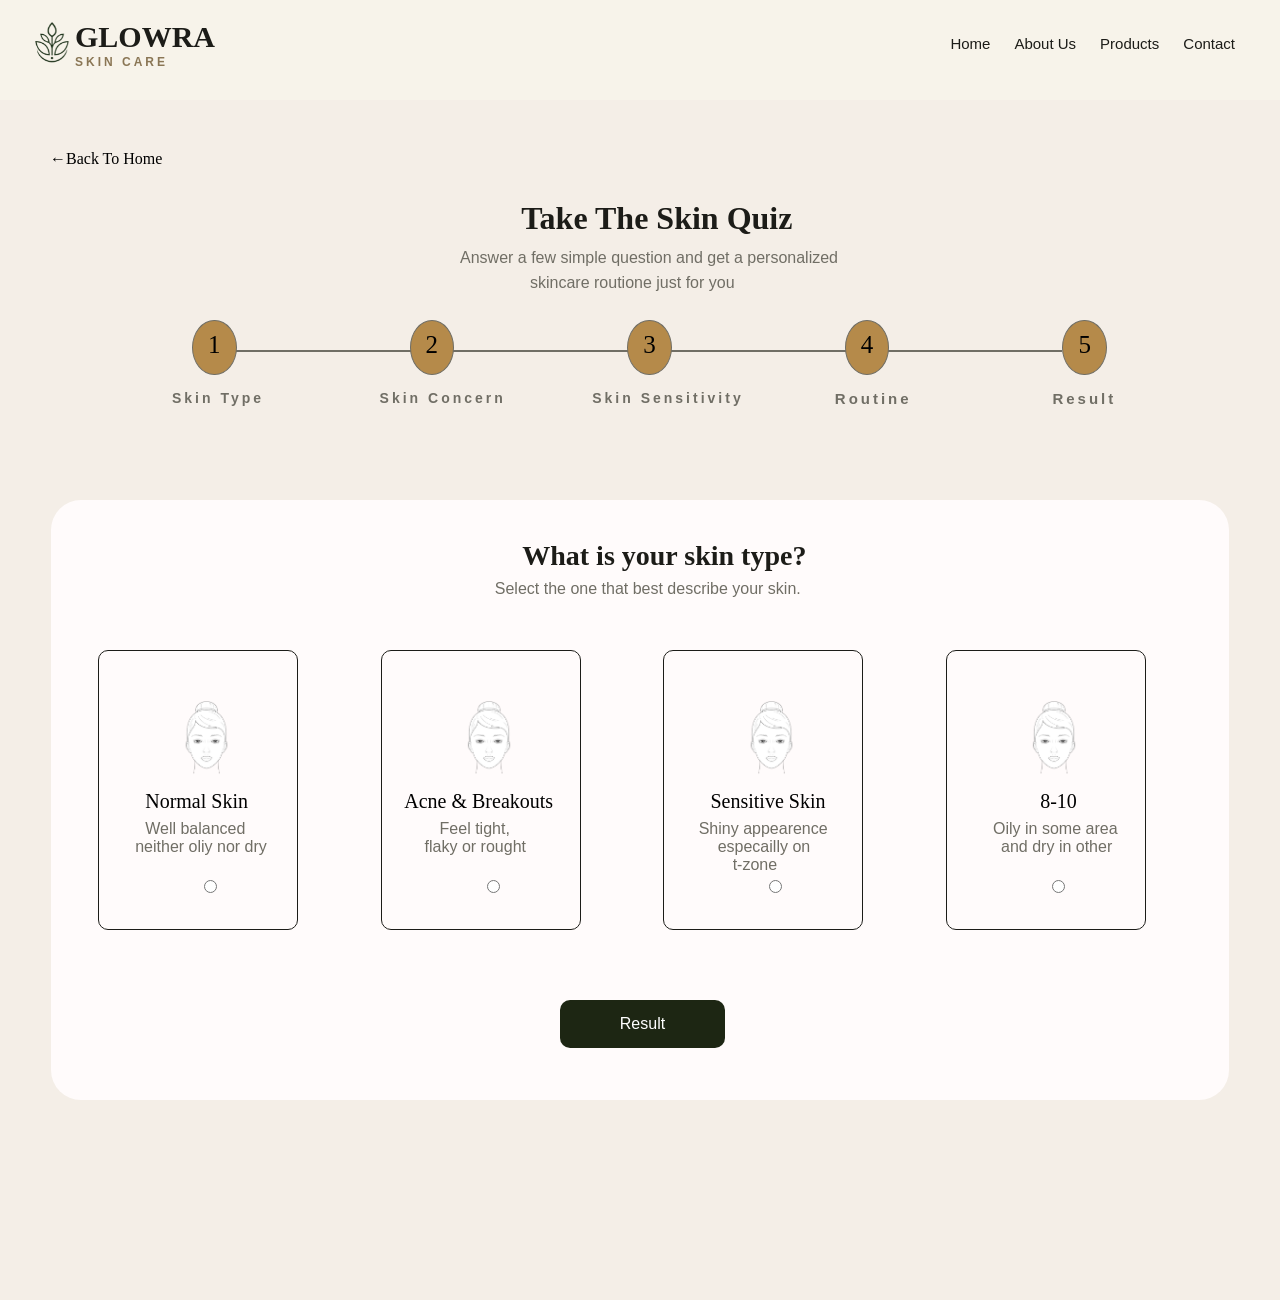
<file: skin quiz.html>
<!DOCTYPE html>
<html lang="en">

<head>
    <meta charset="UTF-8">
    <meta name="viewport" content="width=device-width, initial-scale=1.0">
    <title>Document</title>
    <link rel="stylesheet" href="./skin.css">
</head>
<body>
    <header>
        <nav>
            <h1>GLOWRA</h1>
            <h5>SKIN CARE</h5>
            <ul>
                <li><a href="./index.html">Home</a></li>
                <li><a href="./about.html">About Us</a></li>
                <li><a href="./product.html">Products</a></li>
                <li><a href="./contact.html">Contact</a></li>
            </ul>
         <button class="hamburger" id="hamburger">
    <span></span>
    <span></span>
    <span></span>
</button>
        </nav>
    </header>
    <img class="logo" src="logo.png">
    <img class="icon-1" src="search.png">
    <img class="icon-2" src="user.png">
    <img class="icon-3" src="cart.png">
    <div class="container">
        <a class="home" href="./index.html">←Back To Home</a>
        <h1 class="p-1">Take The Skin Quiz</h1>
        <p class="p-2">Answer a few simple question and get a personalized<br><span class="p-3">skincare routione just
                for
                you</span></p>
    </div>
    <div class="line"></div>
    <div class="box">
        <p class="skin-1">1</p>
        <h5 class="head-1">Skin Type</h5>
        <p class="skin-2">2</p>
        <h5 class="head-2">Skin Concern</h5>
        <p class="skin-3">3</p>
        <h5 class="head-3">Skin Sensitivity</h5>
        <p class="skin-4">4</p>
        <h5 class="head-4">Routine</h5>
        <p class="skin-5">5</p>
        <h5 class="head-5">Result</h5>
    </div>
    <div class="sec">
        <H1 class="bin-1">What is your skin type?</H1>
        <p class="bin-2">Select the one that best describe your skin.</p>
        <div class="box-1"> </div>
        <img class="l-1" src="face.png">
        <p class="l-2">Normal Skin</p>
        <p class="l-3">Well balanced<br><span>neither oliy nor dry</span></p>
        <input id="l-4" type="radio">

        <div class="box-2"></div>
        <img class="l-4" src="face.png">
        <p class="l-5">Acne & Breakouts</p>
        <p class="l-6">Feel tight,<br><span class="spoon">flaky or rought</span></p>
        <input id="l-6" type="radio">

        <div class="box-3"></div>
        <img class="l-7" src="face.png">
        <p class="l-8">Sensitive Skin</p>
        <p class="l-9">Shiny appearence<br><span class="spoon-2">especailly on </span><br>
            <span class="spoon-3">t-zone</span>
        </p>
        <input id="l-7" type="radio">

        <div class="box-4"> </div>
        <img class="l-10" src="face.png">
        <p class="l-11">8-10 </p>
        <p class="l-12">Oily in some area<br><span class="spoon-4">and dry in other</span></p>
        <input id="l-8" type="radio">
        <a class="btn" href="./result.html">Result</a>
    </div>
    <script>
        /* =========================================
           SELECT QUIZ ELEMENTS
        ========================================= */

        const revealItems = document.querySelectorAll(
            ".box-1, " +
            ".box-2, " +
            ".box-3, " +
            ".box-4"
        );


        /* =========================================
           ADD SCROLL REVEAL
        ========================================= */

        revealItems.forEach((item, index) => {

            item.classList.add("quiz-reveal");

            /* One by one */
            item.style.transitionDelay =
                `${index * 0.15}s`;

        });


        /* =========================================
           INTERSECTION OBSERVER
        ========================================= */

        const observer = new IntersectionObserver(
            (entries, observer) => {

                entries.forEach(entry => {

                    if (entry.isIntersecting) {

                        entry.target.classList.add("active");

                        observer.unobserve(entry.target);

                    }

                });

            },
            {
                threshold: 0.15
            }
        );


        revealItems.forEach(item => {
            observer.observe(item);
        });


        /* =========================================
           RADIO BUTTON EFFECT
        ========================================= */

        const radios = document.querySelectorAll(
            "#l-4, #l-6, #l-7, #l-8"
        );


        radios.forEach(radio => {

            radio.addEventListener("change", () => {

                /* Remove selected state */
                document
                    .querySelectorAll(".box-1, .box-2, .box-3, .box-4")
                    .forEach(box => {

                        box.style.backgroundColor =
                            "";

                        box.style.borderColor =
                            "#1C1C18";

                        box.style.boxShadow =
                            "";

                    });


                /* Find selected card */
                const selectedCard =
                    radio.parentElement;


                if (selectedCard) {

                    selectedCard.style.backgroundColor =
                        "#FBF7EF";

                    selectedCard.style.borderColor =
                        "#B58A4A";

                    selectedCard.style.boxShadow =
                        "0 15px 35px rgba(181,138,74,0.18)";

                }

            });

        });


        /* =========================================
           RESULT BUTTON PRESS EFFECT
        ========================================= */

        const resultButton =
            document.querySelector(".btn");


        if (resultButton) {

            resultButton.addEventListener("click", () => {

                resultButton.style.transform =
                    "translateY(-2px) scale(0.96)";

            });

        }

       
    </script>
   <script>
const hamburger = document.getElementById("hamburger");
const menu = document.querySelector("nav ul");

hamburger.addEventListener("click", function () {
    hamburger.classList.toggle("active");
    menu.classList.toggle("active");
});
</script>
</body>

</html>
</file>
<file: style.css>
*{
    padding: 0;
    margin: 0;
    box-sizing: border-box;
}
body{
     background-color: #F7F3EA;
}
nav{ 
    background-color: #F7F3EA;
}
nav a{
    color: #1C1C18;
    text-decoration:none;
     font-family: "Poppins", sans-serif;
     font-size: 18px;
}
nav a:hover{
    color: #B58A4A;
    text-decoration: underline #B58A4A;
    text-underline-offset: 15px;
}
li{
    display: inline;
    padding: 20px;
}
ul{
left: 1170px;
top: 30px;
position:absolute;

}

h1{
     color: #1C1C18;
     top: 20px;
     left: 120px;
     font-family: "Playfair Display", serif;
     position: absolute;
}
h5{
    color: #8A7655;
       top: 55px;
     left: 120px;
     font-size: 15px;
     letter-spacing: 3px;
     font-family: "Poppins", sans-serif;
     position: absolute;
}
.hero-head {
    color: #B58A4A;
    top: 200px;
    letter-spacing: 2px;
    position: absolute;
         font-family: "Poppins", sans-serif;
}
.hero-head-2{
    color: #1C1C18;
    top: 240px;
    font-size: 55px;
    position: absolute;
      font-family: "Playfair Display", serif;
}
.para-hero{
    color: #706E65;
    top: 450px;
    position: absolute; 
    left: 120px;
    font-size: 18px;
       font-family: "Poppins", sans-serif;

}
.btn-1 a{
    color: white;
    background-color: #1D2B16;
    top: 525px;
    left: 120px;
    font-size: 15px;
    text-decoration: none;
    position: absolute;
    border-radius: 10px;
   
}
.tag-1:hover{
 background-color: #a58b55;
 color: white;
 transform: translateY(-3px);
 box-shadow: 0 8px 20px rgb(0,0 ,0,0,18);
}
.tag-1{
      padding: 10px;
    padding-left: 40px;
    padding-right: 40px;
    padding-top: 15px;
    padding-bottom: 15px;
}
.btn-2 a{
    color:black;
    background-color:white;
    border:  solid 1px #DED8CA;
    top: 525px;
    left: 280px;
    font-size: 15px;
    text-decoration: none;
    position: absolute;
    border-radius: 10px;
    transition: 3s;
}
.tag-2{
     padding: 10px;
    padding-left: 30px;
    padding-right: 30px;
    padding-top: 15px;
    padding-bottom: 15px;
}
.section-1{
    background-color:#f5eee7;
    height: 150px;
    left: 50px;
    width: 40%;
    top: 610px;
    border-radius: 20px;
    position: absolute;
}
.heading-1{
    color: #706E65;
    top: 700px;
    font-size: 18px;
    left: 120px;
    position: absolute;
}
.heading-2{
     color: #706E65;
    top: 700px;
    font-size: 18px;
    left: 280px;
    position: absolute;
}
.spin-1{
left: 30px;
position: absolute;
}
.heading-3{
     color: #706E65;
    top: 695px;
    font-size: 20px;
    left: 520px;
    position: absolute;
}
.spin-2{
    left: 10px;
position: absolute;
}
.heading-4{
    color: #706E65;
    top: 695px;
    font-size: 20px;
    left: 690px;
    position: absolute;
}
.spin-3{
     left: 10px;
position: absolute;
}
.hero-image{
    top: 100px;
    position: absolute;
    width: 100%;
    height: 820px;
}
.spoon{
    color: rgb(168, 164, 164);
}
.zuhaib-image-1{
    top: 625px;
    left: 110px;
    height: 60px;
    position: absolute;
}
.zuhaib-image-1:hover{
    transform: scale(1.2);
}
.zuhaib-image-2{
     top: 620px;
    left: 305px;
    height: 70px;
    position: absolute;
}
.zuhaib-image-2:hover{
    transform: scale(1.2);
}
.zuhaib-image-3{
    top: 630px;
    left: 520px;
    height: 60px;
    position: absolute;
}
.zuhaib-image-3:hover{
    transform: scale(1.2);
}
.zuhaib-image-4{
    top: 625px;
    left: 700px;
    height: 60px;
    position: absolute;
}
.zuhaib-image-4:hover{
    transform: scale(1.2);
}
.section{
    background-color:#1d2613;
    height: 380px;
    width: 80%;
    left: 170px;
    top: 820px;
    border-radius: 20px;
    position: absolute;
}
.para-3{
    color: white;
  left: 40%;
   top: 880px;
   font-size: 35px;
   font-family:"Playfair Display", serif;;
   position: absolute;
}
.para-4{
     color:#706E65;
  left: 39%;
   top: 930px;
         font-family: "Poppins", sans-serif;
   position: absolute;
}
.spoon-1{
    left: 36px;
    top: 22px;
    position: absolute;
}
.txt-1{
    left: 300px;
    height: 110px;
    top: 955px;
    position: absolute;
}
.txt-2{
    color: white;
    left: 290px;
    top: 1060px;
       font-family: "Poppins", sans-serif;
    font-size: 22px;
    position: absolute;
}
.txt-3{
    color:#706E65;
    left: 266px;
    top: 1090px;
       font-family: "Poppins", sans-serif;
    font-size: 22px;
    position: absolute;
}
.line-1{
    height: 120px;
    width: 2px;
    left: 510px;
    top: 1040px;
    position: absolute;
    background-color: #706E65;
}
.txt-4{
     left: 640px;
    height: 90px;
    top: 968px;
    position: absolute;
}
.txt-5{
    color: white;
    left: 600px;
    top: 1060px;
       font-family: "Poppins", sans-serif;
    font-size: 22px;
    position: absolute;
}
.txt-6{
     color:#706E65;
    left: 590px;
    top: 1090px;
       font-family: "Poppins", sans-serif;
    font-size: 22px;
    position: absolute;
}
.math-2{
    left: 22px;
    position: absolute;
}
.line-2{
        height: 120px;
    width: 2px;
    left: 895px;
    top: 1040px;
    position: absolute;
    background-color: #706E65;
}
.txt-7{
      left: 1020px;
    height: 90px;
    top: 970px;
    position: absolute;
}
.txt-8{
        color: white;
    left: 1000px;
    top: 1060px;
       font-family: "Poppins", sans-serif;
    font-size: 22px;
    position: absolute;
}
.txt-12{
    color: #706E65;
    left: 1010px;
    top: 1090px;
       font-family: "Poppins", sans-serif;
    font-size: 22px;
    position: absolute;
}
.math-3{
 left: -24px;
 position: relative;

}
.line-3{
       height: 120px;
    width: 2px;
    left: 1250px;
    top: 1040px;
    position: absolute;
    background-color: #706E65;
}
.txt-9{
       left: 1350px;
    height: 110px;
    top: 958px;
    position: absolute;
}
.txt-10{
        color: white;
    left: 1330px;
    top: 1060px;
       font-family: "Poppins", sans-serif;
    font-size: 22px;
    position: absolute;
}
.txt-11{
      color:#706E65;
    left: 1325px;
    top: 1090px;
       font-family: "Poppins", sans-serif;
    font-size: 22px;
    position: absolute;
}
.math-4{
    left: 8px;
    position: absolute;
}
.header{
    color: #1C1C18;
    top: 1280px;
   left: 42%;
   font-size: 35px;
    position: absolute;
       font-family:"Playfair Display", serif;;
}
.png{
     color: #706E65;
    top: 1325px;
   left: 41.3%;
   font-family: "poppins",sans-serif;
    position: absolute;
}
.but-1{
    left: 150px;
    top: 1400px;
    height: 300px;
    position: absolute;
    border-radius: 30px;
}
.but-2{
    color: #1C1C18;
      left: 195px;
      font-size: 20px;
    top: 1730px;
    font-family: "poppins",sans-serif;
    height: 300px;
    position: absolute;
    border-radius: 30px;

}
.but-3{
    color: #B58A4A;
         left: 230px;
    top: 1770px;
    font-family: "poppins",sans-serif;
    height: 300px;
    position: absolute;
    border-radius: 30px;
    text-decoration: none;
   
}
.but-4{
     left: 500px;
    top: 1400px;
    height: 300px;
    position: absolute;
    border-radius: 30px; 
}
.but-5{
        color: #1C1C18;
      left: 575px;
      font-size: 20px;
    top: 1730px;
    font-family: "poppins",sans-serif;
    height: 300px;
    position: absolute;
    border-radius: 30px;
}
.but-6{
    color: #B58A4A;
         left: 585px;
    top: 1770px;
    font-family: "poppins",sans-serif;
    height: 300px;
    position: absolute;
    border-radius: 30px;
    text-decoration: none;
}
.but-7{
      left: 860px;
    top: 1400px;
    height: 300px;
    position: absolute;
    border-radius: 30px;
}
.but-8{
    color: #1C1C18;
      left: 940px;
      font-size: 20px;
    top: 1730px;
    font-family: "poppins",sans-serif;
    height: 300px;
    position: absolute;
    border-radius: 30px;
}
.but-9{
    color: #B58A4A;
         left: 940px;
    top: 1770px;
    font-family: "poppins",sans-serif;
    height: 300px;
    position: absolute;
    border-radius: 30px;
    text-decoration: none;
}
.but-10{
      left: 1200px;
    top: 1400px;
    height: 300px;
    position: absolute;
    border-radius: 30px;
}
.but-11{
    color: #1C1C18;
      left: 1240px;
      font-size: 20px;
    top: 1730px;
    font-family: "poppins",sans-serif;
    height: 300px;
    position: absolute;
    border-radius: 30px;
}
.but-12{
    color: #B58A4A;
         left: 1280px;
    top: 1770px;
    font-family: "poppins",sans-serif;
    height: 300px;
    position: absolute;
    border-radius: 30px;
    text-decoration: none;
}
.but-13{
      left: 1580px;
    top: 1400px;
    height: 300px;
    position: absolute;
    border-radius: 30px;
}
.but-14{
    color: #1C1C18;
      left: 1680px;
      font-size: 20px;
    top: 1730px;
    font-family: "poppins",sans-serif;
    height: 300px;
    position: absolute;
    border-radius: 30px;
}
.but-15{
    color: #B58A4A;
         left: 1680px;
    top: 1770px;
    font-family: "poppins",sans-serif;
    height: 300px;
    position: absolute;
    border-radius: 30px;
    text-decoration: none;
}
.hero-img{
    height: 55px;
    top: 15px;
    left: 60px;
    position: absolute;
}
.mr-1{
    top: 1900px;
    left: 45%;
    font-size: 35px;
    position: absolute;
}
.mr-2{
    top: 1950px;
    left: 42%;
    color: #706E65;
    font-family: "poppins",sans-serif;
    position: absolute;
}
.mr-3{
     top: 2000px;
    left: 93%;
    color:#B58A4A;
    font-family: "poppins",sans-serif;
    position: absolute;
    text-decoration: none;
}
.container{
    gap: 100px;
    left: 20px;

}
.card-1{
    background-color: white;
    height: 400px;
    width: 270px;
    top: 2060px;
    left: 150px;
    border-radius: 10px;
    position: absolute;
}

.card-2{
    height: 250px;
    left: -1px;
    width: 272px;
    border-radius: 10px;
    position: absolute;
}


.card-3{
    top: 280px;
    left: 20px;
    font-family: "poppins",sans-serif;
    position: absolute;
}

.card-4{
    top: 310px;
    left: 20px;
    color: #706E65;
      font-family: "poppins",sans-serif;
    position: absolute;
}
.card-5{
    top: 340px;
    left: 20px;
  font-size: 18px;
       font-family: "poppins",sans-serif;
    position: absolute;
}
.card-6{
     top: 370px;
    left: 20px;  
    height: 15px;   
    position: absolute;
}
.card-7{
    left:550px ;
    position: absolute;
    background-color: white;
    height: 400px;
    width: 270px;
    top: 2060px;
    border-radius: 10px;
    position: absolute;
}

.card-8{
     height: 250px;
    left: -1px;
    width: 272px;
    border-radius: 10px;
    position: absolute;
}

.card-9{
    top: 280px;
    left: 20px;
    font-family: "poppins",sans-serif;
    position: absolute;
}

.card-10{
      top: 310px;
    left: 20px;
    color: #706E65;
      font-family: "poppins",sans-serif;
    position: absolute;
}
.card-11{
     top: 340px;
    left: 20px;
  font-size: 18px;
       font-family: "poppins",sans-serif;
    position: absolute
}
.card-12{
     top: 370px;
    left: 20px;  
    height: 15px;   
    position: absolute;
}
.card-13{
    background-color: white;
    height: 400px;
    top: 2070px;
    left: 960px;
    width: 272px;
    border-radius: 10px;
    position: absolute;
}
.card-14{
  height: 252px;
    left: 0px;
    width: 272px;
    border-radius: 10px;
    position: absolute;
}

.card-15{
 top: 280px;
    left: 20px;
    font-family: "poppins",sans-serif;
    position: absolute;
}


.card-16{
    top: 310px;
    left: 20px;
    color: #706E65;
      font-family: "poppins",sans-serif;
    position: absolute;
}
.card-17{
    top: 340px;
    left: 20px;
  font-size: 18px;
       font-family: "poppins",sans-serif;
    position: absolute
}
.card-18{
      top: 370px;
    left: 20px;  
    height: 15px;   
    position: absolute;
}
.card-19{
    background-color: white;
    height: 400px;
    top: 2070px;
    left: 1400px;
    width: 272px;
    border-radius: 10px;
    position: absolute;
}

.card-20{
  height: 250px;
    left: -1px;
    width: 274px;
    border-radius: 10px;
    position: absolute;
}

.card-21{
 top: 280px;
    left: 20px;
    font-family: "poppins",sans-serif;
    position: absolute;
}

.card-22{
    top: 310px;
    left: 20px;
    color: #706E65;
      font-family: "poppins",sans-serif;
    position: absolute;
}
.card-23{
    top: 340px;
    left: 20px;
  font-size: 18px;
       font-family: "poppins",sans-serif;
    position: absolute
}
.card-24{
      top: 370px;
    left: 20px;  
    height: 15px;   
    position: absolute;
}
.zamir-1{
top: 2550px;
height: 340px;
border-radius: 30px;
left: 250px;
width: 70%;
position: absolute;
}
.zamir-2{
    top: 2660px;
    left: 60%;
    position: absolute;
}
.zamir-3{
     top: 2720px;
     color: #706E65;
      font-family: "poppins",sans-serif;
    left: 60%;
    line-height: 25px;
    letter-spacing: 1px;
    position: absolute;
}
.zamir-4{
     top: 2790px;
    left: 60%;
    font-size: 15px;
    border: transparent;
    font-weight: 500;
    border-radius: 7px;
          font-family: "poppins",sans-serif;
    color: black;
    padding: 10px;
    position: absolute;
    transition: 2s;
}
.zamir-4:hover{
    background-color: #1D2B16;
    color: white;
    transform: translateY(-5px);

}
.img-1{
    top: 3015px;
    left: 200px;
    height: 110px;
    position: absolute;
}
.img-2{
    top: 3050px;
    left: 330px;
     font-family: "poppins",sans-serif;
    position: absolute;
}
.img-3{
    color: #706E65;
  top: 3080px;
    left: 330px;
     font-family: "poppins",sans-serif;
    position: absolute;   
}
.img-4{
     top: 3015px;
    left: 600px;
    height: 110px;
    position: absolute;
}
.img-5{
     top: 3050px;
    left: 730px;
     font-family: "poppins",sans-serif;
    position: absolute;
}
.img-6{
     color: #706E65;
  top: 3080px;
    left: 730px;
     font-family: "poppins",sans-serif;
    position: absolute; 
}
.img-7{
top: 3015px;
    left: 1050px;
    height: 110px;
    position: absolute;
}
.img-8{
     top: 3050px;
    left: 1160px;
     font-family: "poppins",sans-serif;
    position: absolute;
}
.img-9{
     color: #706E65;
  top: 3080px;
    left: 1160px;
     font-family: "poppins",sans-serif;
    position: absolute; 
}
.img-10{
    top: 3015px;
    left: 1460px;
    height: 110px;
    position: absolute;
}
.img-11{
     top: 3050px;
    left: 1580px;
     font-family: "poppins",sans-serif;
    position: absolute;
}
.img-12{
     color: #706E65;
  top: 3080px;
    left: 1580px;
     font-family: "poppins",sans-serif;
    position: absolute; 
}
.left-1{
    height: 40px;
    top: 20px;
    left: 1730px;
    position: absolute;
}
.left-2{
     height: 34px;
    top: 25px;
    left: 1800px;
    position: absolute;
}
.left-3{
    height: 40px;
    top: 20px;
    left: 1850px;
    position: absolute;
}
.footer{
    background-color:#242b1b;
    height: 500px;
    width: 100%;
    top: 3200px;
    position: absolute;
}
.logo{
    left: 125px;
    top: 60px;
    height: 65px;
    position: absolute;
}
.quiz {
    text-decoration: none;
    color:black;
}
.quiz:hover{
    color: white;
}

.filter-1{
    color: white;
    left: 200px;
    top: 65px;
    position: absolute;
}
.filter-2{
    color: #8A7655;
       font-family: "poppins",sans-serif;
       letter-spacing: 2px;
       left: 200px;
       top: 105px;
       position: absolute;
    
}
.filter-3{
    left: 130px;
    top: 160px;
    font-size: 20px;
    line-height: 35px;
    color: #706E65;
    position: absolute;
         font-family: "poppins",sans-serif;
}
.icon{
    top: 250px;
    left: 100px;
    position: absolute;
}
.m-1{
    color: white;
    top: 70px;
    left: 600px;
    font-size: 20px;
    position: absolute;
}
.m-2{
     color: #706E65;
    top: 120px;
      font-family: "poppins",sans-serif;
    left: 600px;
    font-size: 20px;
    position: absolute;
}
.m-3{
    color: #706E65;
    top: 160px;
      font-family: "poppins",sans-serif;
    left: 600px;
    font-size: 20px;
    position: absolute;
}
.m-4{
     color: #706E65;
    top: 200px;
      font-family: "poppins",sans-serif;
    left: 600px;
    font-size: 20px;
    position: absolute;
}
.m-5{
     color: #706E65;
    top: 240px;
      font-family: "poppins",sans-serif;
    left: 600px;
    font-size: 20px;
    position: absolute;
}
.m-6{
         color: #706E65;
    top: 280px;
      font-family: "poppins",sans-serif;
    left: 600px;
    font-size: 20px;
    position: absolute;
}
.m-7{
     color: white;
    top: 70px;
    left: 900px;
    font-size: 20px;
    position: absolute;
}
.m-8{
      color: #706E65;
    top: 120px;
      font-family: "poppins",sans-serif;
    left: 900px;
    font-size: 20px;
    position: absolute;
     text-transform: capitalize;
}
.m-9{
     color: #706E65;
    top: 160px;
      font-family: "poppins",sans-serif;
    left: 900px;
    font-size: 20px;
    position: absolute;
     text-transform: capitalize;
}
.m-10{
     color: #706E65;
    top: 200px;
      font-family: "poppins",sans-serif;
    left: 900px;
    font-size: 20px;
    position: absolute;
     text-transform: capitalize;
}
.m-11{
     color: #706E65;
    top: 240px;
      font-family: "poppins",sans-serif;
    left: 900px;
    font-size: 20px;
    position: absolute;
     text-transform: capitalize;
}
.m-12{
     color: #706E65;
    top: 280px;
      font-family: "poppins",sans-serif;
    left: 900px;
    font-size: 20px;
    position: absolute;
    text-transform: capitalize;
}
.m-13{
     color: white;
    top: 70px;
    left: 1200px;
    font-size: 20px;
    position: absolute;
}
.m-14{
 color: #706E65;
    top: 120px;
      font-family: "poppins",sans-serif;
    left: 1200px;
    font-size: 20px;
    position: absolute;
     text-transform: capitalize;    
}
.m-15{
    color: #706E65;
    top: 160px;
      font-family: "poppins",sans-serif;
    left: 1200px;
    font-size: 20px;
    position: absolute;
     text-transform: capitalize;
}
.m-16{
    color: #706E65;
    top: 240px;
      font-family: "poppins",sans-serif;
    left: 1200px;
    font-size: 20px;
    position: absolute;
     text-transform: capitalize;
}
.m-18{
     color: #706E65;
    top: 200px;
      font-family: "poppins",sans-serif;
    left: 1200px;
    font-size: 20px;
    position: absolute;
     text-transform: capitalize;
}
.m-17{
     color: #706E65;
    top: 280px;
      font-family: "poppins",sans-serif;
    left: 1200px;
    font-size: 20px;
    position: absolute;
     text-transform: capitalize;
}
.m-19{
  color: white;
    top: 70px;
    left: 1580px;
    font-size: 20px;
    position: absolute;  
}
.m-20{
     color: #706E65;
    top: 120px;
      font-family: "poppins",sans-serif;
    left: 1580px;
    font-size: 20px;
    position: absolute;
    line-height: 35px;
     text-transform: capitalize;
}
.m-21{
     color: #706E65;
    top: 240px;
    text-align: left;
    left: 50px;
    padding: 5px;
    padding-left: 10px;
    border-radius: 10px;
      font-family: "poppins",sans-serif;
    left: 1580px;
    font-size: 20px;
    position: absolute;
     border: transparent;
    line-height: 35px;
     text-transform: capitalize;
}
.m-22{
    background-color: #1d2613;
         color: white;
    top: 240px;
    border: transparent;
    padding: 5px;
    padding-left: 10px;
    padding-bottom: 5px;
    font-family: "poppins",sans-serif;
    left: 1804px;
   border-bottom-right-radius: 10px;
      border-top-right-radius: 10px;
    font-size: 20px;
    position: absolute;
    line-height: 35px;
     text-transform: capitalize;
}
.line-m{
    background-color: #706E65;
    width: 90%;
    height: 2px;
    top: 380px;
    left: 125px;
    position: absolute;
}
.copyright{
    color: #706E65;
    font-family: "poppins",sans-serif;
    top: 420px;
    left: 125px;
    position: absolute;
}
.police-1{
    color: #706E65;
     font-family: "poppins",sans-serif;
    top: 420px;
    left: 1400px;
    position: absolute;
}
.police-2{
      color: #706E65;
     font-family: "poppins",sans-serif;
    top: 420px;
    left: 1550px;
    position: absolute;
}
.police-3{
      color: #706E65;
     font-family: "poppins",sans-serif;
    top: 420px;
    left: 1730px;
    position: absolute;
}
/* =========================================================
   GLOWRA HOME — PREMIUM ANIMATION + HOVER
   NAVBAR KO TOUCH NAHI KIYA
========================================================= */

/* ---------- PAGE ---------- */


.hero-image,
.hero-head,
.hero-head-2,
.para-hero,
.btn-1,
.btn-2,
.section-1,
.zuhaib-image-1,
.zuhaib-image-2,
.zuhaib-image-3,
.zuhaib-image-4,
.heading-1,
.heading-2,
.heading-3,
.heading-4,
.para-3,
.para-4,
.txt-1,
.txt-2,
.txt-3,
.txt-4,
.txt-5,
.txt-6,
.txt-7,
.txt-8,
.txt-9,
.txt-10,
.txt-11,
.txt-12,
.line-1,
.line-2,
.line-3,
.header,
.png,
.mount,
.but-1,
.but-2,
.but-3,
.but-4,
.but-5,
.but-6,
.but-7,
.but-8,
.but-9,
.but-10,
.but-11,
.but-12,
.but-13,
.but-14,
.but-15,
.hero-img,
.mr-1,
.mr-2,
.mr-3,
.card-1,
.card-7,
.card-13,
.card-19,
.zamir-1,
.zamir-2,
.zamir-3,
.zamir-4,
.img-1,
.img-2,
.img-3,
.img-4,
.img-5,
.img-6,
.img-7,
.img-8,
.img-9,
.img-10,
.img-11,
.img-12,
.footer {
    transition:
        opacity .8s ease,
        transform .8s ease,
        filter .8s ease,
        box-shadow .4s ease,
        border-color .4s ease,
        background-color .4s ease;
}



/* =========================================================
   HERO
========================================================= */

.hero-image {
    animation: heroImage 1.2s ease forwards;
}

.hero-head {
    animation: revealLeft 1s ease .2s both;
}

.hero-head-2 {
    animation: revealLeft 1s ease .35s both;
}

.para-hero {
    animation: revealLeft 1s ease .5s both;
}


/* Hero image hover */

.hero-image {
    transition: transform 1s ease, filter 1s ease;
}

.hero-image:hover {
    transform: scale(1.015);
    filter: brightness(1.03);
}


/* =========================================================
   HERO BUTTONS
========================================================= */



/* =========================================================
   BENEFITS / ICONS
========================================================= */

.zuhaib-image-1,
.zuhaib-image-2,
.zuhaib-image-3,
.zuhaib-image-4 {
    transition: transform .4s ease, filter .4s ease;
    cursor: pointer;
}

.zuhaib-image-1:hover,
.zuhaib-image-2:hover,
.zuhaib-image-3:hover,
.zuhaib-image-4:hover {
    transform: translateY(-8px) scale(1.12);
    filter: drop-shadow(0 8px 10px rgba(181,138,74,.25));
}

.heading-1,
.heading-2,
.heading-3,
.heading-4 {
    transition: transform .4s ease, color .4s ease;
}

.heading-1:hover,
.heading-2:hover,
.heading-3:hover,
.heading-4:hover {
    transform: translateY(-5px);
    color: #B58A4A;
}


/* =========================================================
   OUR PROMISE
========================================================= */

.para-3 {
    transition: transform .6s ease, letter-spacing .5s ease;
}

.para-3:hover {
    transform: scale(1.03);
    letter-spacing: 1px;
}

.para-4 {
    transition: transform .5s ease, color .4s ease;
}

.para-4:hover {
    transform: translateY(-4px);
    color: #B58A4A;
}


/* Promise icons */

.txt-1,
.txt-4,
.txt-7,
.txt-9 {
    transition: transform .45s ease, filter .45s ease;
}

.txt-1:hover,
.txt-4:hover,
.txt-7:hover,
.txt-9:hover {
    transform: translateY(-10px) rotate(3deg) scale(1.08);
    filter: drop-shadow(0 8px 12px rgba(181,138,74,.25));
}


/* Promise text */

.txt-2,
.txt-5,
.txt-8,
.txt-10 {
    transition: transform .4s ease, color .4s ease;
}

.txt-2:hover,
.txt-5:hover,
.txt-8:hover,
.txt-10:hover {
    transform: translateX(5px);
    color: #B58A4A;
}


/* Promise paragraphs */

.txt-3,
.txt-6,
.txt-12,
.txt-11 {
    transition: transform .4s ease, color .4s ease;
}

.txt-3:hover,
.txt-6:hover,
.txt-12:hover,
.txt-11:hover {
    transform: translateX(5px);
    color: #706E65;
}


/* Lines */

.line-1,
.line-2,
.line-3 {
    transform-origin: left;
    transition: transform .6s ease, background-color .4s ease;
}

.line-1:hover,
.line-2:hover,
.line-3:hover {
    transform: scaleX(1.15);
    background-color: #B58A4A;
}


/* =========================================================
   SHOP BY CONCERN
========================================================= */

.header {
    transition: transform .5s ease, letter-spacing .5s ease;
}

.header:hover {
    transform: translateY(-5px);
    letter-spacing: 1px;
}

.png {
    transition: transform .4s ease;
}

.png:hover {
    transform: translateY(-3px);
}


/* Concern images */

.but-1,
.but-4,
.but-7,
.but-10,
.but-13 {
    transition:
        transform .5s ease,
        filter .5s ease,
        box-shadow .5s ease !important;

    cursor: pointer;
}

.but-1:hover,
.but-4:hover,
.but-7:hover,
.but-10:hover,
.but-13:hover {
    transform: translateY(-10px) scale(1.035) !important;
    filter: brightness(1.04);
    box-shadow: 0 18px 35px rgba(0,0,0,.15);
}


/* Concern titles */

.but-2,
.but-5,
.but-8,
.but-11,
.but-14 {
    transition: transform .4s ease, color .4s ease;
}

.but-2:hover,
.but-5:hover,
.but-8:hover,
.but-11:hover,
.but-14:hover {
    transform: translateY(-5px);
    color: #B58A4A;
}


/* Concern Shop Now */

.but-3,
.but-6,
.but-9,
.but-12,
.but-15 {
    transition: all .35s ease;
}

.but-3:hover,
.but-6:hover,
.but-9:hover,
.but-12:hover,
.but-15:hover {
    color: #B58A4A;
    letter-spacing: 1px;
    transform: translateX(6px);
}


/* =========================================================
   BEST SELLER
========================================================= */

.hero-img {
    transition: transform .6s ease, filter .5s ease;
}

.hero-img:hover {
    transform: rotate(-4deg) scale(1.08);
}

.mr-1 {
    transition: transform .5s ease, letter-spacing .5s ease;
}

.mr-1:hover {
    transform: translateY(-5px);
    letter-spacing: 1px;
}

.mr-2 {
    transition: transform .4s ease;
}

.mr-2:hover {
    transform: translateY(-3px);
}

.mr-3 {
    transition: all .35s ease;
}

.mr-3:hover {
    color: #B58A4A;
    letter-spacing: 1px;
    transform: translateX(5px);
}


/* =========================================================
   PRODUCT CARDS
========================================================= */

.card-1,
.card-7,
.card-13,
.card-19 {
    transition:
        transform .5s ease,
        box-shadow .5s ease,
        border-color .4s ease !important;

    cursor: pointer;
}

.card-1:hover,
.card-7:hover,
.card-13:hover,
.card-19:hover {
    transform: translateY(-12px) !important;
    box-shadow: 0 20px 40px rgba(0,0,0,.14);
    border-color: #B58A4A !important;
}


/* Product images */

.card-2,
.card-8,
.card-14,
.card-20 {
    transition: transform .6s ease, filter .5s ease;
}

.card-1:hover .card-2,
.card-7:hover .card-8,
.card-13:hover .card-14,
.card-19:hover .card-20 {
    transform: scale(1.06);
    filter: brightness(1.04);
}


/* Product title */

.card-3,
.card-9,
.card-15,
.card-21 {
    transition: color .4s ease, transform .4s ease;
}

.card-1:hover .card-3,
.card-7:hover .card-9,
.card-13:hover .card-15,
.card-19:hover .card-21 {
    color: #B58A4A;
    transform: translateX(3px);
}


/* Price */

.card-5,
.card-11,
.card-17,
.card-23 {
    transition: transform .4s ease, color .4s ease;
}

.card-1:hover .card-5,
.card-7:hover .card-11,
.card-13:hover .card-17,
.card-19:hover .card-23 {
    color: #B58A4A;
    transform: scale(1.05);
}


/* Stars */

.card-6,
.card-12,
.card-18,
.card-24 {
    transition: transform .4s ease;
}

.card-1:hover .card-6,
.card-7:hover .card-12,
.card-13:hover .card-18,
.card-19:hover .card-24 {
    transform: scale(1.12);
}


/* =========================================================
   SKIN QUIZ
========================================================= */

.zamir-1 {
    transition: transform .8s ease, filter .6s ease;
}

.zamir-1:hover {
    transform: scale(1.035);
    filter: brightness(1.04);
}

.zamir-2 {
    transition: transform .5s ease, letter-spacing .5s ease;
}

.zamir-2:hover {
    transform: translateY(-5px);
    letter-spacing: 1px;
}

.zamir-3 {
    transition: transform .4s ease;
}

.zamir-3:hover {
    transform: translateY(-3px);
}

.zamir-4 {
    transition: all .4s ease !important;
}

.zamir-4:hover {
    transform: translateY(-6px) !important;
    box-shadow: 0 15px 30px rgba(0,0,0,.18);
    background: #B58A4A !important;
}

.zamir-4:hover .quiz {
    color: #fff !important;
}


/* =========================================================
   SERVICE ICONS
========================================================= */

.img-1,
.img-4,
.img-7,
.img-10 {
    transition: transform .45s ease, filter .45s ease;
}

.img-1:hover,
.img-4:hover,
.img-7:hover,
.img-10:hover {
    transform: translateY(-8px) scale(1.12);
    filter: drop-shadow(0 7px 10px rgba(181,138,74,.25));
}


.img-2,
.img-5,
.img-8,
.img-11 {
    transition: color .4s ease, transform .4s ease;
}

.img-2:hover,
.img-5:hover,
.img-8:hover,
.img-11:hover {
    color: #B58A4A;
    transform: translateY(-4px);
}


.img-3,
.img-6,
.img-9,
.img-12 {
    transition: transform .4s ease;
}

.img-3:hover,
.img-6:hover,
.img-9:hover,
.img-12:hover {
    transform: translateY(-3px);
}


/* =========================================================
   FOOTER
========================================================= */

.footer {
    transition: box-shadow .5s ease;
}

.footer:hover {
    box-shadow: 0 -10px 35px rgba(0,0,0,.08);
}


/* Footer logo */

.logo {
    transition: transform .6s ease, filter .5s ease;
}

.logo:hover {
    transform: scale(1.08) rotate(-2deg);
}


/* Footer headings */

.m-1,
.m-7,
.m-13,
.m-19 {
    transition: color .4s ease, transform .4s ease;
}

.m-1:hover,
.m-7:hover,
.m-13:hover,
.m-19:hover {
    color: #B58A4A;
    transform: translateX(5px);
}


/* Footer links/text */

.m-2,
.m-3,
.m-4,
.m-5,
.m-6,
.m-8,
.m-9,
.m-10,
.m-11,
.m-12,
.m-14,
.m-15,
.m-16,
.m-17,
.m-18 {
    transition: color .3s ease, transform .3s ease;
    cursor: pointer;
}

.m-2:hover,
.m-3:hover,
.m-4:hover,
.m-5:hover,
.m-6:hover,
.m-8:hover,
.m-9:hover,
.m-10:hover,
.m-11:hover,
.m-12:hover,
.m-14:hover,
.m-15:hover,
.m-16:hover,
.m-17:hover,
.m-18:hover {
    color: #B58A4A;
    transform: translateX(5px);
}


/* Newsletter input */

.m-21 {
    transition: all .4s ease;
}

.m-21:focus {
    outline: none;
    border-color: #B58A4A !important;
    box-shadow: 0 0 0 3px rgba(181,138,74,.12);
}


/* Newsletter button */

.m-22 {
    transition: all .35s ease;
    cursor: pointer;
}

.m-22:hover {
    background: #B58A4A !important;
    color: #fff !important;
    transform: translateX(4px);
}


/* Social icon */

.icon {
    transition: transform .4s ease, filter .4s ease;
    cursor: pointer;
}

.icon:hover {
    transform: translateY(-5px) scale(1.12);
    filter: drop-shadow(0 5px 8px rgba(181,138,74,.3));
}


/* =========================================================
   SCROLL REVEAL
========================================================= */

.reveal,
.reveal-left,
.reveal-right,
.reveal-up,
.reveal-scale {
    opacity: 0;
    transition:
        opacity .9s ease,
        transform .9s cubic-bezier(.22,1,.36,1);
}

.reveal {
    transform: translateY(50px);
}

.reveal-left {
    transform: translateX(-60px);
}

.reveal-right {
    transform: translateX(60px);
}

.reveal-up {
    transform: translateY(70px);
}

.reveal-scale {
    transform: scale(.88);
}

.reveal.active,
.reveal-left.active,
.reveal-right.active,
.reveal-up.active,
.reveal-scale.active {
    opacity: 1;
    transform: translate(0) scale(1);
}


/* =========================================================
   KEYFRAMES
========================================================= */

@keyframes heroImage {
    from {
        opacity: 0;
        transform: scale(1.08);
        filter: blur(5px);
    }

    to {
        opacity: 1;
        transform: scale(1);
        filter: blur(0);
    }
}

@keyframes revealLeft {
    from {
        opacity: 0;
        transform: translateX(-60px);
    }

    to {
        opacity: 1;
        transform: translateX(0);
    }
}/* =========================================================
   GLOWRA HOME PAGE
   MOBILE RESPONSIVE — 768px ONLY
   ========================================================= */

@media (max-width: 768px) {

    /* NAVBAR */
    nav {
        height: 85px;
        position: relative;
    }

   

    /* Desktop menu hide */
    nav ul {
        display: none;
        position: absolute;
        left: 0;
        top: 85px;
        width: 100%;
        background: #F7F3EA;
        padding: 15px 0;
        text-align: center;
        z-index: 9999;
        box-shadow: 0 10px 25px rgba(28,28,24,0.10);
    }

    /* Mobile menu show */
    nav ul.active {
        display: block;
        animation: menuDown 0.3s ease;
    }

    nav li {
        display: block;
        padding: 13px;
    }

    nav a {
        font-size: 16px;
    }

    /* =========================
       HERO IMAGE
       ========================= */

    .hero-image {
        position: absolute;

        top: 85px;
        left: 0;

        width: 100%;
        height: 330px;

        object-fit: cover;

        z-index: 1;
    }


    /* =========================
       HERO TEXT
       ========================= */

    .hero-head {
        position: absolute;

        top: 115px;
        left: 28px;

        font-size: 12px;


        z-index: 2;
    }

    .hero-head-2 {
        position: absolute;

        top: 140px;
        left: 28px;

        width: 90%;

        font-size: 38px;
        line-height: 1.13;

        z-index: 2;
    }

    .para-hero {
        position: absolute;

        top: 280px;
        left: 28px;

        width: calc(100% - 56px);

        font-size: 13px;
        line-height: 23px;

        z-index: 2;
    }


    /* =========================
       HERO BUTTONS
       ========================= */

    .btn-1 a,
    .btn-2 a {
        position: absolute;

        top: 350px;

        height: 48px;

        display: flex;
        align-items: center;
        justify-content: center;

        border-radius: 8px;

        font-size: 13px;

        z-index: 5;
    }

    .btn-1 a {
        left: 28px;
        width: 135px;

        background: #1D2B16;
    }

    .btn-2 a {
        left: 175px;
        width: 155px;

        background: white;
        border: 1px solid #DED8CA;
    }

    .tag-1,
    .tag-2 {
        padding: 0 !important;
    }
.section-1{
    height: 280px;
    width: 90%;
    left: 20px;
    top: 500px;
}
    /* ICON 1 */

    .zuhaib-image-1 {
        position:absolute;

        top: 520px;
        left: 12%;

        height: 55px;
    }

    .heading-1 {
        position: absolute;

        top: 580px;
        left: 17%;

        font-size: 14px;
        line-height: 20px;
    }

    /* ICON 2 */

    .zuhaib-image-2 {
        position: absolute;

        top: 520px;
        left: 65%;

        height: 65px;
    }

    .heading-2 {
        position: absolute;

        top: 580px;
        left: 63%;

        font-size: 14px;
        line-height: 20px;
    }

    .spin-1 {
        left: 20px;
    }

    /* ICON 3 */

    .zuhaib-image-3 {
        position: absolute;

        top: 650px;
        left: 12%;

        height: 65px;
    }

    .heading-3 {
        position: absolute;

        top: 710px;
        left: 16%;

        font-size: 14px;
        line-height: 20px;
    }

    .spin-2 {
        left: 8px;
    }

    /* ICON 4 */

    .zuhaib-image-4 {
        position: absolute;

        top: 650px;
        left: 69%;

        height: 60px;
    }

    .heading-4 {
        position: absolute;

        top: 710px;
        left: 70%;

        font-size: 14px;
        line-height: 20px;
    }

    .spin-3 {
        left: 8px;
    }


    /* =========================
       OUR PROMISE
       ========================= */

    .section {
        position: absolute;

        top: 850px;
        left: 5%;

        width: 90%;
        height: 720px;

        background: #1d2613;

        border-radius: 20px;

        z-index: 1;
    }

    .para-3 {
        position: absolute;

        top: 900px;
        left: 0;

        width: 100%;

        text-align: center;

        font-size: 28px;

        z-index: 3;
    }

    .para-4 {
        position: absolute;

        top: 940px;
        left: 8%;

        width: 84%;

        color: #706E65;

        text-align: center;

        font-size: 12px;
        line-height: 20px;

        z-index: 3;
    }

    .spoon-1 {
        position: static;
    }

    /* PROMISE 1 */

    .txt-1 {
        position: absolute;

        top: 1000px;
        left: 12%;

        height: 75px;

        z-index: 3;
    }

    .txt-2 {
        position: absolute;

        top: 1020px;
        left: 35%;

        font-size: 16px;

        z-index: 3;
    }

    .txt-3 {
        position: absolute;

        top: 1040px;
        left: 35%;

        font-size: 11px;
        line-height: 18px;

        z-index: 3;
    }

    .line-1 {
        position: absolute;

        top: 1110px;
        left: 10%;

        width: 80%;
        height: 1px;

        background: #706E65;

        z-index: 3;
    }


    /* PROMISE 2 */

    .txt-4 {
        position: absolute;

        top: 1140px;
        left: 12%;

        height: 65px;

        z-index: 3;
    }

    .txt-5 {
        position: absolute;

        top: 1150px;
        left: 35%;

        font-size: 16px;

        z-index: 3;
    }

    .txt-6 {
        position: absolute;

        top: 1170px;
        left: 35%;

        font-size: 11px;
        line-height: 18px;

        z-index: 3;
    }

    .math-2 {
        position: static;
    }

    .line-2 {
        position: absolute;

        top: 1240px;
        left: 10%;

        width: 80%;
        height: 1px;

        background: #706E65;

        z-index: 3;
    }


    /* PROMISE 3 */

    .txt-7 {
        position: absolute;

        top: 1280px;
        left: 12%;

        height: 65px;

        z-index: 3;
    }

    .txt-8 {
        position: absolute;

        top: 1290px;
        left: 35%;

        font-size: 16px;

        z-index: 3;
    }

    .txt-12 {
        position: absolute;

        top: 1310px;
        left: 35%;

        font-size: 11px;
        line-height: 18px;

        z-index: 3;
    }

    .math-3 {
        position: static;
    }

    .line-3 {
        position: absolute;

        top: 1380px;
        left: 10%;

        width: 80%;
        height: 1px;

        background: #706E65;

        z-index: 3;
    }


    /* PROMISE 4 */

    .txt-9 {
        position: absolute;

        top: 1400px;
        left: 10%;

        height: 85px;

        z-index: 3;
    }

    .txt-10 {
        position: absolute;

        top: 1430px;
        left: 35%;

        font-size: 16px;

        z-index: 3;
    }

    .txt-11 {
        position: absolute;

        top: 1450px;
        left: 35%;

        font-size: 11px;
        line-height: 18px;

        z-index: 3;
    }

    .math-4 {
        position: static;
    }


    /* =========================
       SHOP BY CONCERN
       ========================= */

    .header {
        position: absolute;

        top: 1600px;
        left: 0;

        width: 100%;

        text-align: center;

        font-size: 29px;

        z-index: 2;
    }

    .png {
        position: absolute;

        top: 1650px;
        left: 0;

        width: 100%;

        text-align: center;

        font-size: 12px;
    }

    .mount {
        position: absolute;

        top: 1700px;
        left: 0;

        width: 100%;
        height: 1980px;

        background: #f5eee7;

        z-index: 0;
    }


    /* =========================
       CONCERN CARD 1
       ========================= */

    .but-1 {
        position: absolute;

        top: 1700px;
        left: 8%;

        width: 84%;
        height: 260px;

        object-fit: cover;

        border-radius: 20px;
    }

    .but-2 {
        position: absolute;

        top: 2000px;
        left: 10%;

        font-size: 17px;
    }

    .but-3 {
        position: absolute;

        top: 2030px;
        left: 10%;

        font-size: 13px;

        height: auto;
    }


    /* =========================
       CONCERN CARD 2
       ========================= */

    .but-4 {
        position: absolute;

        top: 2100px;
        left: 8%;

        width: 84%;
        height: 260px;

        object-fit: cover;

        border-radius: 20px;
    }

    .but-5 {
        position: absolute;

        top: 2400px;
        left: 10%;

        font-size: 17px;
    }

    .but-6 {
        position: absolute;

        top: 2430px;
        left: 10%;

        font-size: 13px;

        height: auto;
    }


    /* =========================
       CONCERN CARD 3
       ========================= */

    .but-7 {
        position: absolute;

        top: 2500px;
        left: 8%;

        width: 84%;
        height: 260px;

        object-fit: cover;

        border-radius: 20px;
    }

    .but-8 {
        position: absolute;

        top: 2800px;
        left: 10%;

        font-size: 17px;
    }

    .but-9 {
        position: absolute;

        top: 2830px;
        left: 10%;

        font-size: 13px;

        height: auto;
    }


    /* =========================
       CONCERN CARD 4
       ========================= */

    .but-10 {
        position: absolute;

        top: 2900px;
        left: 8%;

        width: 84%;
        height: 260px;

        object-fit: cover;

        border-radius: 20px;
    }

    .but-11 {
        position: absolute;

        top: 3200px;
        left: 10%;

        font-size: 17px;
    }

    .but-12 {
        position: absolute;

        top: 3230px;
        left: 10%;

        font-size: 13px;

        height: auto;
    }


    /* =========================
       CONCERN CARD 5
       ========================= */

    .but-13 {
        position: absolute;

        top: 3300px;
        left: 8%;

        width: 84%;
        height: 260px;

        object-fit: cover;

        border-radius: 20px;
    }

    .but-14 {
        position: absolute;

        top: 3600px;
        left: 10%;

        font-size: 17px;
    }

    .but-15 {
        position: absolute;

        top: 3630px;
        left: 10%;

        font-size: 13px;

        height: auto;
    }


    /* =========================
       BEST SELLER
       ========================= */

  
    .mr-1 {
        position: absolute;

        top: 3700px;
        left: 0;

        width: 100%;

        text-align: center;

        font-size: 29px;
    }

    .mr-2 {
        position: absolute;

        top: 3740px;
        left: 0;

        width: 100%;

        text-align: center;

        font-size: 12px;
    }

    .mr-3 {
        position: absolute;

        top: 3800px;
        right: 25px;
        left: auto;

        font-size: 13px;
    }


    /* =========================
       PRODUCT CONTAINER
       ========================= */

    .container {
        position: absolute;

        top: 3870px;
        left: 0;

        width: 100%;
        height: 1700px;
    }


    /* =========================
       CARD 1
       ========================= */

    .card-1 {
        position: absolute;

        top: 0;
        left: 8%;

        width: 84%;
        height: 390px;

        background: white;

        border-radius: 15px;
    }

    .card-2 {
        top: 0;
        left: 0;

        width: 100%;
        height: 240px;

        object-fit: cover;

        border-radius: 15px;
    }

    .card-3 {
        top: 265px;
        left: 20px;

        font-size: 16px;
    }

    .card-4 {
        top: 295px;
        left: 20px;

        font-size: 12px;
    }

    .card-5 {
        top: 325px;
        left: 20px;

        font-size: 16px;
    }

    .card-6 {
        top: 355px;
        left: 20px;

        height: 14px;
    }


    /* =========================
       CARD 2
       ========================= */

    .card-7 {
        position: absolute;

        top: 420px;
        left: 8%;

        width: 84%;
        height: 390px;

        background: white;

        border-radius: 15px;
    }

    .card-8 {
        top: 0;
        left: 0;

        width: 100%;
        height: 240px;

        object-fit: cover;

        border-radius: 15px;
    }

    .card-9 {
        top: 265px;
        left: 20px;

        font-size: 16px;
    }

    .card-10 {
        top: 295px;
        left: 20px;

        font-size: 12px;
    }

    .card-11 {
        top: 325px;
        left: 20px;

        font-size: 16px;
    }

    .card-12 {
        top: 355px;
        left: 20px;

        height: 14px;
    }


    /* =========================
       CARD 3
       ========================= */

    .card-13 {
        position: absolute;

        top: 840px;
        left: 8%;

        width: 84%;
        height: 390px;

        background: white;

        border-radius: 15px;
    }

    .card-14 {
        top: 0;
        left: 0;

        width: 100%;
        height: 240px;

        object-fit: cover;

        border-radius: 15px;
    }

    .card-15 {
        top: 265px;
        left: 20px;

        font-size: 16px;
    }

    .card-16 {
        top: 295px;
        left: 20px;

        font-size: 12px;
    }

    .card-17 {
        top: 325px;
        left: 20px;

        font-size: 16px;
    }

    .card-18 {
        top: 355px;
        left: 20px;

        height: 14px;
    }


    /* =========================
       CARD 4
       ========================= */

    .card-19 {
        position: absolute;

        top: 1260px;
        left: 8%;

        width: 84%;
        height: 390px;

        background: white;

        border-radius: 15px;
    }

    .card-20 {
        top: 0;
        left: 0;

        width: 100%;
        height: 240px;

        object-fit: cover;

        border-radius: 15px;
    }

    .card-21 {
        top: 265px;
        left: 20px;

        font-size: 16px;
    }

    .card-22 {
        top: 295px;
        left: 20px;

        font-size: 12px;
    }

    .card-23 {
        top: 325px;
        left: 20px;

        font-size: 16px;
    }

    .card-24 {
        top: 355px;
        left: 20px;

        height: 14px;
    }


    /* =========================
       SKIN QUIZ
       ========================= */

    .zamir-1 {
        position: absolute;

        top: 5600px;
        left: 5%;

        width: 90%;
        height: 250px;

        object-fit: cover;

        border-radius: 20px;
    }

    .zamir-2 {
        position: absolute;

        top: 5640px;
        left: 10%;

        width: 80%;

        text-align: center;

        font-size: 30px;
    }

    .zamir-3 {
        position: absolute;

        top: 5700px;
        left: 10%;

        width: 80%;

        text-align: center;

        font-size: 12px;
        line-height: 21px;
    }

    .zamir-4 {
        position: absolute;

        top: 5770px;
        left: 30%;

        width: 40%;

        padding: 10px;

        font-size: 12px;

        border: none;
        border-radius: 7px;
    }


    /* =========================
       SERVICES
       ========================= */

    .img-1 {
        position: absolute;

        top: 5900px;
        left: 12%;

        height: 65px;
    }

    .img-2 {
        position: absolute;

        top: 5910px;
        left: 35%;

        font-size: 15px;
    }

    .img-3 {
        position: absolute;

        top: 5940px;
        left: 35%;

        font-size: 11px;
    }


    .img-4 {
        position: absolute;

        top: 6020px;
        left: 12%;

        height: 65px;
    }

    .img-5 {
        position: absolute;

        top: 6030px;
        left: 35%;

        font-size: 15px;
    }

    .img-6 {
        position: absolute;

        top: 6060px;
        left: 35%;

        font-size: 11px;
    }


    .img-7 {
        position: absolute;

        top: 6130px;
        left: 14%;

        height: 65px;
    }

    .img-8 {
        position: absolute;

        top: 6140px;
        left: 35%;

        font-size: 15px;
    }

    .img-9 {
        position: absolute;

        top: 6170px;
        left: 35%;

        font-size: 11px;
    }


    .img-10 {
        position: absolute;

        top: 6240px;
        left: 12%;

        height: 65px;
    }

    .img-11 {
        position: absolute;

        top: 6250px;
        left: 35%;

        font-size: 15px;
    }

    .img-12 {
        position: absolute;

        top: 6280px;
        left: 35%;

        font-size: 11px;
    }


    /* =========================
       TOP RIGHT ICONS HIDE
       ========================= */

    .left-1,
    .left-2,
    .left-3 {
        display: none;
    }


    /* =========================
       FOOTER
       ========================= */

    footer {
        position: absolute;

        top: 6000px;
        left: 0;

        width: 100%;
        height: 900px;

        background: #242b1b;

        overflow: hidden;
    }


  /* FOOTER */
    .footer {
        top: 6340px;
        height: 1050px;
        width: 100%;
    }

    .logo {
        left: 25px;
        top: 32px;
        height:50px;
    }

    .filter-1 {
        left: 80px;
        top: 35px;
        font-size: 25px;
    }

    .filter-2 {
        left: 80px;
        top: 70px;
        font-size: 11px;
    }

    .filter-3 {
        left: 50px;
        top: 100px;
        font-size: 16px;
    }

    .icon {
        left: 25px;
        top: 170px;
    }

    /* FOOTER COLUMN 1 */
    .m-1 { left: 25px; top: 270px; }
    .m-2 { left: 25px; top: 315px; }
    .m-3 { left: 25px; top: 350px; }
    .m-4 { left: 25px; top: 385px; }
    .m-5 { left: 25px; top: 420px; }
    .m-6 { left: 25px; top: 455px; }

    /* FOOTER COLUMN 2 */
    .m-7 { left: 180px; top: 270px; }
    .m-8 { left: 180px; top: 315px; }
    .m-9 { left: 180px; top: 350px; }
    .m-10 { left: 180px; top: 385px; }
    .m-11 { left: 180px; top: 420px; }
    .m-12 { left: 180px; top: 455px; }

    /* FOOTER CUSTOMER CARE */
    .m-13 { left: 25px; top: 510px; }
    .m-14 { left: 25px; top: 550px; }
    .m-18 { left: 25px; top: 585px; }
    .m-15 { left: 25px; top: 620px; }
    .m-16 { left: 25px; top: 655px; }
    .m-17 { left: 25px; top: 690px; }

    /* NEWSLETTER */
    .m-19 {
        left: 25px;
        top: 750px;
    }

    .m-20 {
        left: 25px;
        top: 790px;
        font-size: 14px;
        line-height: 24px;
    }

    .m-21 {
        left: 25px;
        top: 875px;
        width: 220px;
    }

    .m-22 {
        left: 245px;
        top: 875px;
    }

    /* FOOTER BOTTOM */
    .line-m {
        top: 940px;
        left: 25px;
        width: calc(100% - 50px);
    }

    .copyright {
        top: 955px;
        left: 25px;
        font-size: 11px;
    }

    .police-1 {
        top: 985px;
        left: 25px;
        font-size: 11px;
    }

    .police-2 {
        top: 985px;
        left: 125px;
        font-size: 11px;
    }

    .police-3 {
        top: 985px;
        left: 245px;
        font-size: 11px;
    }
}

    /* =========================
       MOBILE MENU ANIMATION
       ========================= */

    @keyframes menuDown {

        from {
            opacity: 0;
            transform: translateY(-10px);
        }

        to {
            opacity: 1;
            transform: translateY(0);
        }
    }
    /* ================================
   MOBILE HAMBURGER - 768px
================================ */

.hamburger {
    display: none;
    background: transparent;
    border: none;
    outline: none;
    box-shadow: none;
    cursor: pointer;
    padding: 0;
    width: 38px;
    height: 38px;
    position: absolute;
    right: 25px;
    top: 25px;
    z-index: 9999;
}

.hamburger span {
    display: block;
    width: 28px;
    height: 3px;
    margin: 5px auto;
    background: #1C1C18;
    border-radius: 5px;
    transition: 0.3s ease;
}


/* ================================
   MOBILE
================================ */

@media (max-width: 768px) {

    header {
        width: 100%;
        position: relative;
        z-index: 9999;
    }
    nav {
        width: 100%;
        min-height: 80px;
        position:absolute;
        display: flex;
        align-items: center;
    }
.hero-img{
top: 20px;
left: 20px;
height: 45px;
position: absolute;
}
    nav h1 {
        position: absolute;
        left: 65px;
        top: 25px;
        margin: 0;
        font-size: 25px;
        z-index: 10000;
    }

    nav h5 {
        position: absolute;
        left: 65px;
        top: 50px;
        margin: 0;
        font-size: 10px;
        letter-spacing: 2px;
        z-index: 10000;
    }

    /* Hamburger visible */
    .hamburger {
        display: block !important;
    }

    /* Mobile menu */
    nav ul {
        display: none !important;
        position: absolute;
        top: 80px;
        left: 0;
        width: 100%;
        margin: 0;
        padding: 20px 0;
        background: #F7F3EA;
        flex-direction: column;
        align-items: center;
        z-index: 9998;
        border-top: 1px solid #DED8CA;
        box-shadow: 0 10px 25px rgba(0, 0, 0, 0.08);
    }

    /* When JavaScript adds active */
    nav ul.active {
        display: flex !important;
    }

    nav ul li {
        list-style: none;
        margin: 0px 0px;
    }

    nav ul li a {
        display: block;
        color: #1C1C18;
        text-decoration: none;
        font-size: 15px;
        font-weight: 500;
        padding: 0px 10px;
        transition: 0.3s ease;
    }

    nav ul li a:hover {
        color: #B58A4A;
        transform: translateY(-2px);
    }

    /* Hamburger hover */
    .hamburger:hover span {
        background: #B58A4A;
    }
}
/* =========================================================
   GLOWRA HOME — LAPTOP
   1024px TO 1400px
   Desktop design same rahega
========================================================= */

@media (min-width: 1024px) and (max-width: 1400px) {

    html,
    body {
        overflow-x: hidden;
    }

    /* ================= NAVBAR ================= */

    nav {
        height: 80px;
        position: relative;
    }

       nav h1 {
        left: 75px;
        top: 20px;
        font-size: 30px;
    }

    nav h5 {
        left: 75px;
        top: 55px;
        font-size: 12px;
    }
        .logo {
        top: 18px;
        left: 35px;
        height: 45px;
        width: auto;
        z-index: 10000;
    }
    nav ul {
        left: auto;
        right: 45px;
        top: 29px;
    }

    nav li {
        padding: 0 12px;
    }

    nav a {
        font-size: 14px;
    }

    .hero-img {
        height: 45px;
        width: auto;
        top: 17px;
        left: 28px;
    }
    .left-1,.left-2,.left-3{
        display: none;
    }


    /* ================= HERO ================= */

    .hero-image {
        top: 80px;
        left: 0;
        width: 100%;
        height: 570px;
        object-fit: cover;
    }

    .hero-head {
        top: 175px;
        left: 7%;
        font-size: 15px;
    }

    .hero-head-2 {
        top: 215px;
        left: 7%;
        font-size: 48px;
        line-height: 1.2;
    }

    .para-hero {
        top: 410px;
        left: 7%;
        font-size: 14px;
        line-height: 1.8;
    }

    .btn-1 a {
        top: 520px;
        left: 8%;
        font-size: 14px;
        padding: 14px 38px;
    }

    .btn-2 a {
        top: 520px;
        left: 23%;
        font-size: 14px;
        padding: 14px 30px;
    }
   


    /* ================= BENEFITS ================= */

    .section-1 {
        top: 670px;
        left: 8%;
        width: 85%;
        height: 170px;
        border-radius: 20px;
    }

    .zuhaib-image-1 {
        top: 715px;
        left: 15%;
        height: 45px;
    }

    .zuhaib-image-2 {
        top: 715px;
        left: 37%;
        height: 55px;
    }

    .zuhaib-image-3 {
        top: 720px;
        left: 59%;
        height: 55px;
    }

    .zuhaib-image-4 {
        top: 715px;
        left: 81%;
        height: 55px;
    }

    .heading-1 {
        top: 765px;
        left: 15%;
        font-size: 14px;
        text-align: center;
    }

    .heading-2 {
        top: 765px;
        left: 35%;
        font-size: 14px;
        text-align: center;
    }

    .heading-3 {
        top: 765px;
        left: 60%;
        font-size: 14px;
        text-align: center;
    }

    .heading-4 {
        top: 765px;
        left: 80.5%;
        font-size: 14px;
        text-align: center;
    }


    /* ================= OUR PROMISE ================= */

    .section {
        top: 860px;
        left: 2%;
        width: 95%;
        height: 380px;
        border-radius: 20px;
    }

    .para-3 {
        top: 890px;
        left: 0;
        width: 100%;
        text-align: center;
        font-size: 35px;
    }

    .para-4 {
        top: 945px;
        left: 0;
        width: 100%;
        text-align: center;
        font-size: 14px;
    }
    .spoon-1{
        left: 39%;
    }
    .txt-1 {
        top: 975px;
        left: 10%;
        height: 85px;
    }

    .txt-2 {
        top: 1055px;
        left: 9%;
        font-size: 19px;
    }

    .txt-3 {
        top: 1085px;
        left: 9%;
        font-size: 14px;
    }

    .line-1 {
        top: 1010px;
        left: 25%;
        height: 100px;
    }

    .txt-4 {
        top: 985px;
        left: 35%;
        height: 70px;
    }

    .txt-5 {
        top: 1055px;
        left: 33%;
        font-size: 16px;
    }

    .txt-6 {
        top: 1085px;
        left: 33%;
        font-size: 14px;
    }

    .line-2 {
        top: 1010px;
        left: 51%;
        height: 100px;
    }

    .txt-7 {
        top: 985px;
        left: 59%;
        height: 70px;
    }

    .txt-8 {
        top: 1055px;
        left: 58%;
        font-size: 16px;
    }

    .txt-12 {
        top: 1085px;
        left: 59%;
        font-size: 14px;
    }

    .line-3{
        left: 73%;
        top: 1010px;
        height: 100px;
    }
    .txt-9{
         top: 975px;
        left: 79%;
        height: 90px;
    }
    .txt-10{
         top: 1055px;
        left: 78%;
        font-size: 16px;
    }
    .txt-11 {
         top: 1085px;
        left: 79%;
        font-size: 14px;
    }


    /* ================= SHOP BY CONCERN ================= */

    .header {
        top: 1280px;
        left: 0;
        width: 100%;
        text-align: center;
        font-size: 35px;
    }

    .png {
        top: 1330px;
        left: 0;
        width: 100%;
        text-align: center;
        font-size: 14px;
    }

    .mount {
        display: none;
    }


    /* Concern 1 */

    .but-1 {
        top: 1400px;
        left: 5.5%;
        width: 16%;
        height: 210px;
        object-fit: cover;
        border-radius: 10px;
    }

    .but-2 {
        top: 1620px;
        left: 6.5%;
        font-size: 14px;
        height: auto;
    }

    .but-3 {
        top: 1655px;
        left: 6.5%;
        font-size: 12px;
        height: auto;
    }


    /* Concern 2 */

    .but-4 {
        top: 1400px;
        left: 25%;
        width: 16%;
        height: 210px;
        object-fit: cover;
        border-radius: 10px;
    }

    .but-5 {
        top: 1620px;
        left: 26%;
        font-size: 14px;
        height: auto;
    }

    .but-6 {
        top: 1655px;
        left: 26%;
        font-size: 12px;
        height: auto;
    }


    /* Concern 3 */

    .but-7 {
        top: 1400px;
        left: 44.5%;
        width: 16%;
        height: 210px;
        object-fit: cover;
        border-radius: 10px;
    }

    .but-8 {
        top: 1620px;
        left: 46%;
        font-size: 14px;
        height: auto;
    }

    .but-9 {
        top: 1655px;
        left: 46%;
        font-size: 12px;
        height: auto;
    }


    /* Concern 4 */

    .but-10 {
        top: 1400px;
        left: 64%;
        width: 16%;
        height: 210px;
        object-fit: cover;
        border-radius: 10px;
    }

    .but-11 {
        top: 1620px;
        left: 65%;
        font-size: 14px;
        height: auto;
    }

    .but-12 {
        top: 1655px;
        left: 65%;
        font-size: 12px;
        height: auto;
    }


    /* Concern 5 */

    .but-13 {
        top: 1400px;
        left: 83.5%;
        width: 16%;
        height: 210px;
        object-fit: cover;
        border-radius: 10px;
    }

    .but-14 {
        top: 1620px;
        left: 85%;
        font-size: 14px;
        height: auto;
    }

    .but-15 {
        top: 1655px;
        left: 85%;
        font-size: 12px;
        height: auto;
    }


    /* ================= BEST SELLER ================= */

    .mr-1 {
        top: 1780px;
        left: 0;
        width: 100%;
        text-align: center;
        font-size: 35px;
    }

    .mr-2 {
        top: 1830px;
        left: 0;
        width: 100%;
        text-align: center;
        font-size: 14px;
    }

    .mr-3 {
        top: 1880px;
        left: auto;
        right: 6%;
        font-size: 13px;
    }


    /* Product cards */

    .container {
        position: absolute;
        top: 1940px;
        left: 6%;
        width: 88%;
        display: flex;
        justify-content: space-between;
        gap: 15px;
    }

    .card-1,
    .card-7,
    .card-13,
    .card-19 {
        position: relative;
        top: auto;
        left: auto;
        width: 23.5%;
        height: 360px;
        flex-shrink: 0;
    }

    .card-2,
    .card-8,
    .card-14,
    .card-20 {
        position: absolute;
        top: 0;
        left: 0;
        width: 100%;
        height: 220px;
        object-fit: cover;
    }

    .card-3,
    .card-9,
    .card-15,
    .card-21 {
        top: 245px;
        left: 18px;
        font-size: 14px;
    }

    .card-4,
    .card-10,
    .card-16,
    .card-22 {
        top: 275px;
        left: 18px;
        font-size: 11px;
    }

    .card-5,
    .card-11,
    .card-17,
    .card-23 {
        top: 305px;
        left: 18px;
        font-size: 15px;
    }

    .card-6,
    .card-12,
    .card-18,
    .card-24 {
        top: 335px;
        left: 18px;
        height: 13px;
    }


    /* ================= GLOW BANNER ================= */

    .zamir-1 {
        top: 2370px;
        left: 16.5%;
        width: 78%;
        height: 380px;
        object-fit: cover;
        border-radius: 25px;
    }

    .zamir-2 {
        top: 2470px;
        left: 43%;
        font-size: 35px;
    }

    .zamir-3 {
        top: 2535px;
        left: 42%;
        font-size: 14px;
        line-height: 24px;
    }

    .zamir-4 {
        top: 2615px;
        left: 48%;
        font-size: 14px;
        padding: 12px 22px;
    }


    /* ================= SERVICES ================= */

    .img-1 {
        top: 2820px;
        left: 10%;
        height: 65px;
    }

    .img-2 {
        top: 2840px;
        left: 18%;
        font-size: 14px;
    }

    .img-3 {
        top: 2870px;
        left: 18%;
        font-size: 11px;
    }

    .img-4 {
        top: 2820px;
        left: 34%;
        height: 65px;
    }

    .img-5 {
        top: 2840px;
        left: 42%;
        font-size: 14px;
    }

    .img-6 {
        top: 2870px;
        left: 42%;
        font-size: 11px;
    }

    .img-7 {
        top: 2820px;
        left: 59%;
        height: 65px;
    }

    .img-8 {
        top: 2840px;
        left: 67%;
        font-size: 14px;
    }

    .img-9 {
        top: 2870px;
        left: 67%;
        font-size: 11px;
    }

    .img-10 {
        top: 2820px;
        left: 83%;
        height: 65px;
    }

    .img-11 {
        top: 2840px;
        left: 91%;
        font-size: 14px;
    }

    .img-12 {
        top: 2870px;
        left: 91%;
        font-size: 11px;
    }


    /* ================= FOOTER ================= */

    .footer {
        top: 2960px;
        height: 450px;
        width: 100%;
    }

   .logo {
        left: 45px;
        top: 55px;
        height: 55px;
    }

    .filter-1 {
        left: 110px;
        top: 60px;
    }

    .filter-2 {
        left: 110px;
        top: 95px;
        font-size: 13px;
    }

    .filter-3 {
        left: 60px;
        top: 145px;
        font-size: 15px;
        line-height: 28px;
    }

    .icon {
        left: 35px;
        top: 200px;
    }

    .m-1,
    .m-2,
    .m-3,
    .m-4,
    .m-5,
    .m-6 {
        left: 300px;
    }

    .m-7,
    .m-8,
    .m-9,
    .m-10,
    .m-11,
    .m-12 {
        left: 460px;
    }

    .m-13,
    .m-14,
    .m-15,
    .m-16,
    .m-17,
    .m-18 {
        left: 650px;
    }

    .m-19,
    .m-20 {
        left: 890px;
    }

    .m-21 {
        left:830px;
        width: 170px;
        top: 320px;
    }

    .m-22 {
        left: 980px;
        top: 320px;
        
    }

    .line-m {
        left: 6%;
        width: 88%;
        top: 380px;
    }

    .copyright {
        left: 6%;
        top: 420px;
        font-size: 13px;
    }

    .police-1 {
        left: 65%;
        top: 420px;
    }

    .police-2 {
        left: 77%;
        top: 420px;
    }

    .police-3 {
        left: 89%;
        top: 420px;
    }
}
</file>
<file: about.css>
*{
    padding: 0;
    margin: 0;
    box-sizing: border-box;
}
body{
     background-color: #F7F3EA;
}
nav{ 
    background-color: #F7F3EA;
}
nav a{
    color: #1C1C18;
    text-decoration:none;
     font-family: "Poppins", sans-serif;
     font-size: 18px;
}
nav a:hover{
    color: #B58A4A;
    text-decoration: underline #B58A4A;
    text-underline-offset: 15px;
}
li{
    display: inline;
    padding: 20px;
}
ul{
left: 1450px;
top: 40px;
position: absolute;

}

h1{
     color: #1C1C18;
     top: 20px;
     left: 120px;
     font-family: "Playfair Display", serif;
     position: absolute;
}
h5{
    color: #8A7655;
       top: 55px;
     left: 120px;
     font-size: 15px;
     letter-spacing: 3px;
     font-family: "Poppins", sans-serif;
     position: absolute;
}
.logo{
    height: 55px;
    left: 70px;
    top: 20px;
    position: absolute;
}
.icon-1{
    height: 50px;
    top: 20px;
    left: 1650px;;
    position: absolute;
}
.icon-2{
    height: 45px;
    top: 25px;
    left: 1730px;;
    position: absolute;
}
.icon-3{
    height: 45px;
    top: 20px;
    left: 1800px;;
    position: absolute;
}
.container{
    background-color:#f4eee7 ;
    height: 700px;
    width: 100%;
    top: 100px;
    position: absolute;
}
.hero-image{
    left: 70%;
    top: 50px;
    height: 650px;
    position:absolute
}
.hero-head {
    color: #B58A4A;
    top: 120px;
    letter-spacing: 2px;
    position: absolute;
         font-family: "Poppins", sans-serif;
}
.hero-head-2{
    color: #1C1C18;
    top: 160px;
    font-size: 55px;
    position: absolute;
      font-family: "Playfair Display", serif;
}
.line{
    background-color: #B58A4A;
    height: 2px;
    width: 110px;
    top: 390px;
    left: 120px;
    position: absolute;
}
.para-hero{
    color: #706E65;
    top: 430px;
    position: absolute; 
    left: 120px;
    font-size: 18px;
    line-height: 35px;
       font-family: "Poppins", sans-serif;
}


.m-1{
    top: 870px;
    height: 90px;
    border-radius: 50%;
    left: 245px;
    position: absolute;
}
.m-2{
color: black;
top: 960px;
font-size: 25px;
 font-family: "Poppins", sans-serif;
left: 275px;
position: absolute;
}
.m-3{
    color: #706E65;
    top: 990px;
font-size: 20px;
 font-family: "Poppins", sans-serif;
left: 250px;
position: absolute;
}
.mid-1{
    left: -11px;
    position: absolute;
}
.line-1{
    background-color: #706E65;
    height: 110px;
     top: 910px;
    width: 2px;
    left: 450px;
position: absolute;

}
.m-4{
    top: 880px;
    height: 75px;
    border-radius: 50%;
    left: 550px;
    position: absolute;
}
.m-5{
color: black;
top: 960px;
font-size: 25px;
 font-family: "Poppins", sans-serif;
left: 600px;
position: absolute;
}
.m-6{
    color: #706E65;
    top: 990px;
font-size: 20px;
 font-family: "Poppins", sans-serif;
left: 600px;
position: absolute;
}
.mid-2{
    left: -14px;
    top: 25px;
    position: absolute;
}
.line-2{
    background-color: #706E65;
    height: 110px;
     top: 910px;
    width: 2px;
    left: 800px;
position: absolute;

}
.m-7{
    top: 880px;
    height: 75px;
    border-radius: 50%;
    left: 940px;
    position: absolute;
}
.m-8{
color: black;
top: 960px;
font-size: 25px;
 font-family: "Poppins", sans-serif;
left: 980px;
position: absolute;
}
.m-9{
    color: #706E65;
    top: 990px;
font-size: 20px;
 font-family: "Poppins", sans-serif;
left: 960px;
position: absolute;
}
.mid-3{
    left: 5px;
    top: 25px;
    position: absolute;
}
.line-3{
    background-color: #706E65;
    height: 110px;
     top: 910px;
    width: 2px;
    left: 1250px;
position: absolute;
}
.m-10{
    top: 880px;
    height: 75px;
    border-radius: 50%;
    left: 1400px;
    position: absolute;
}
.m-11{
color: black;
top: 960px;
font-size: 25px;
 font-family: "Poppins", sans-serif;
left: 1445px;
position: absolute;
}
.m-12{
    color: #706E65;
    top: 990px;
font-size: 20px;
 font-family: "Poppins", sans-serif;
left: 1420px;
position: absolute;
}
.mid-13{
    left: 5px;
    top: 25px;
    position: absolute;
}
.section-2{
     background-color:#f4eee7 ;
    height: 380px;
    width: 60%;
    left: 300px;
    top: 1100px;
     border-radius: 20px;
    position: absolute;
}
.mir-1{
    color: #1C1C18;
    top: 50px;
    position: absolute;
    font-size: 40px;
}
.mir-2{
    color: #706E65;
    line-height: 28px;
     font-family: "Poppins", sans-serif;
     top: 130px;
     left: 120px;
     position: absolute;
}
.sec{
    height: 380px;
    left: 60%;
    border-bottom-right-radius: 20px;
       border-top-right-radius: 20px;
 position: absolute;
}
.man-2{
    top: 450px;
    left: 45%;
    position: absolute;
}
.n-1{
    height: 110px;
    top: 530px;
    border-radius: 50%;
    position: absolute;
}
.n-2{
    color: #1C1C18;
    top: 650px;
    left: 20px;
    font-size: 20px;
     font-family: "Poppins", sans-serif;
    position:absolute ;
}
.n-3{
    color: #706E65;
      top: 680px;
    left: -10px;
    font-size: 20px;
     font-family: "Poppins", sans-serif;
    position:absolute ;
}
.mad-1,.mad-2{
    left: 10px;
    position: absolute;
}
.line-4{
    height: 140px;
    width: 2px;
       top: 600px;
    left: 280px;
    background-color: #706E65;
     position:absolute ;
}
.n-4{
      height: 110px;
    top: 530px;
    left: 400px;
    border-radius: 50%;
    position: absolute;
}
.n-5{
     color: #1C1C18;
    top: 650px;
    left: 425px;
    font-size: 20px;
     font-family: "Poppins", sans-serif;
    position:absolute ;
}
.n-6{
     color: #706E65;
      top: 680px;
    left: 400px;
    font-size: 20px;
     font-family: "Poppins", sans-serif;
    position:absolute ;
}

.line-5{
     height: 140px;
    width: 2px;
       top: 600px;
    left: 680px;
    background-color: #706E65;
     position:absolute ;
}
.n-7{
      height: 110px;
    top: 530px;
    left: 800px;
    border-radius: 50%;
    position: absolute;
}
.n-8{
     color: #1C1C18;
    top: 650px;
    left: 840px;
    font-size: 20px;
     font-family: "Poppins", sans-serif;
    position:absolute ;
}
.n-9{
    color: #706E65;
      top: 680px;
    left: 795px;
    font-size: 20px;
     font-family: "Poppins", sans-serif;
    position:absolute ;
}
.mad-5{
    left: 3px;
    position: absolute;
}
.line-6{
    height: 140px;
    width: 2px;
       top: 600px;
    left: 1070px;
    background-color: #706E65;
     position:absolute ;
}
.n-10{
     height: 110px;
    top: 530px;
    left: 1190px;
    border-radius: 50%;
    position: absolute;
}
.n-11{
     color: #1C1C18;
    top: 650px;
    left: 1200px;
    font-size: 20px;
     font-family: "Poppins", sans-serif;
    position:absolute ;
}
.n-12{
     color: #706E65;
      top: 680px;
    left: 1200px;
    font-size: 20px;
     font-family: "Poppins", sans-serif;
    position:absolute;
}
.section-3{
    background-color:#f4eee7  ;
    height: 450px;
    width: 100%;
    border-radius: 20px;
    top: 830px;
    position: absolute;
}
.p-1{
    height: 400px;
    top: 25px;
    left: 30px;
    position: absolute;
}
.p-2{
    left: 600px;
    top: 140px;
    position: absolute;
}
.p-3{
    color: #706E65;
    left: 600px;
       font-family: "Poppins", sans-serif;
    line-height: 28px;
    top: 200px;
    position: absolute;
}
.p-4{
     color: #1C1C18;
    left: 600px;
       font-family: "Poppins", sans-serif;
    line-height: 28px;
    top: 340px;
    position: absolute;
}
.p-5{
    color: #706E65;
    left: 600px;
       font-family: "Poppins", sans-serif;
    line-height: 28px;
    top: 370px;
    position: absolute;
}
.section-4{
  background-color: #242b1b;  
  height: 170px;
  top: 2400px;
  position: absolute;
  width: 100%;
}
.end-1{
    color: white;
    left: 45%;
    position: absolute;
}
.end-2{
    top: 100px;
    left: 200px;
    color: #F7F3EA;
   font-family: 'Bodoni Moda', serif;
    font-size: 35px;
    letter-spacing: -6px;
    position: absolute;
}
.end-3{
     top: 100px;
    left: 500px;
    color: #F7F3EA;
   font-family: 'Bodoni Moda', serif;
    font-size: 35px;
    letter-spacing: 3px;
    position: absolute;
}
.end-4{
     top: 100px;
    left: 800px;
    color: #F7F3EA;
 font-family: Georgia, serif;
    font-size: 35px;
   font-weight: 700;
    position: absolute;
}
.end-5{
  top: 100px;
    left: 1100px;
    color: #F7F3EA;
  font-family: 'Bodoni Moda', serif;
  font-size: 35px;
  font-weight: 400;
    position: absolute;
}
.end-6{
      font-family: 'poopins',  sans-serif;
  font-size: 35px;
  font-weight: 900;
  letter-spacing: -4px;
  top: 100px;
  left: 1500px;
  color: #F7F3EA;
  position: absolute;
}
.sec-5{
    height: 250px;
    width: 50%;
    left: 400px;
    top: 2570px;
    border-radius: 10px;
    position: absolute;
}
.in-1{
     left: 450px;
    top: 2600px;
    position: absolute;
}
.in-2{
    color: #706E65;
    line-height: 25px;
    font-family: 'poopins',  sans-serif;
     left: 450px;
    top: 2640px;
    position: absolute;
}
.in-3{
     left: 450px;
    top: 2720px;
    padding: 10px;
    position: absolute;
    border: solid 1px #242b1b;
}
.in-4{
     left: 500px;
    top: 2780px;
    padding: 10px;
    background-color: #242b1b;
    color: white;
    border: #242b1b;
    border-radius: 10px;
    position: absolute;
}
*{
    padding: 0;
    margin: 0;
    box-sizing: border-box;
}
body{
     background-color: #F7F3EA;
}
nav{ 
    background-color: #F7F3EA;
}
nav a{
    color: #1C1C18;
    text-decoration:none;
     font-family: "Poppins", sans-serif;
     font-size: 18px;
}
nav a:hover{
    color: #B58A4A;
    text-decoration: underline #B58A4A;
    text-underline-offset: 15px;
}
li{
    display: inline;
    padding: 20px;
}
ul{
left: 1100px;
top: 40px;
position: absolute;

}

h1{
     color: #1C1C18;
     top: 20px;
     left: 120px;
     font-family: "Playfair Display", serif;
     position: absolute;
}
h5{
    color: #8A7655;
       top: 55px;
     left: 120px;
     font-size: 15px;
     letter-spacing: 3px;
     font-family: "Poppins", sans-serif;
     position: absolute;
}
.logo{
    height: 55px;
    left: 65px;
    top: 18px;
    position: absolute;
}
.icon-1{
    height: 45px;
    top: 25px;
    left: 1650px;;
    position: absolute;
}
.icon-2{
    height: 40px;
    top: 25px;
    left: 1730px;;
    position: absolute;
}
.icon-3{
    height: 45px;
    top: 20px;
    left: 1800px;;
    position: absolute;
}
.container{
    background-color:#f4eee7 ;
    height: 700px;
    width: 100%;
    top: 100px;
    position: absolute;
}
.hero-image{
    left: 70%;
    top: 50px;
    height: 650px;
    position:absolute
}
.hero-head {
    color: #B58A4A;
    top: 120px;
    letter-spacing: 2px;
    position: absolute;
         font-family: "Poppins", sans-serif;
}
.hero-head-2{
    color: #1C1C18;
    top: 160px;
    font-size: 55px;
    position: absolute;
      font-family: "Playfair Display", serif;
}
.line{
    background-color: #B58A4A;
    height: 2px;
    width: 110px;
    top: 390px;
    left: 120px;
    position: absolute;
}
.para-hero{
    color: #706E65;
    top: 430px;
    position: absolute; 
    left: 120px;
    font-size: 18px;
    line-height: 35px;
       font-family: "Poppins", sans-serif;
}


.z-1{
    top: 870px;
    height: 90px;
    border-radius: 50%;
    left: 245px;
    position: absolute;
}
.z-2{
color: black;
top: 960px;
font-size: 25px;
 font-family: "Poppins", sans-serif;
left: 275px;
position: absolute;
}
.z-3{
    color: #706E65;
    top: 990px;
font-size: 20px;
 font-family: "Poppins", sans-serif;
left: 250px;
position: absolute;
}
.mid-1{
    left: -11px;
    position: absolute;
}
.line-1{
    background-color: #706E65;
    height: 110px;
     top: 910px;
    width: 2px;
    left: 450px;
position: absolute;

}
.z-4{
    top: 880px;
    height: 75px;
    border-radius: 50%;
    left: 550px;
    position: absolute;
}
.z-5{
color: black;
top: 960px;
font-size: 25px;
 font-family: "Poppins", sans-serif;
left: 600px;
position: absolute;
}
.z-6{
    color: #706E65;
    top: 990px;
font-size: 20px;
 font-family: "Poppins", sans-serif;
left: 600px;
position: absolute;
}
.mid-2{
    left: -14px;
    top: 25px;
    position: absolute;
}
.line-2{
    background-color: #706E65;
    height: 110px;
     top: 910px;
    width: 2px;
    left: 800px;
position: absolute;

}
.z-7{
    top: 880px;
    height: 75px;
    border-radius: 50%;
    left: 940px;
    position: absolute;
}
.z-8{
color: black;
top: 960px;
font-size: 25px;
 font-family: "Poppins", sans-serif;
left: 980px;
position: absolute;
}
.z-9{
    color: #706E65;
    top: 990px;
font-size: 20px;
 font-family: "Poppins", sans-serif;
left: 960px;
position: absolute;
}
.mid-3{
    left: 5px;
    top: 25px;
    position: absolute;
}
.line-3{
    background-color: #706E65;
    height: 110px;
     top: 910px;
    width: 2px;
    left: 1250px;
position: absolute;
}
.z-10{
    top: 880px;
    height: 75px;
    border-radius: 50%;
    left: 1400px;
    position: absolute;
}
.z-11{
color: black;
top: 960px;
font-size: 25px;
 font-family: "Poppins", sans-serif;
left: 1445px;
position: absolute;
}
.z-12{
    color: #706E65;
    top: 990px;
font-size: 20px;
 font-family: "Poppins", sans-serif;
left: 1420px;
position: absolute;
}
.mid-13{
    left: 5px;
    top: 25px;
    position: absolute;
}
.section-2{
     background-color:#f4eee7 ;
    height: 380px;
    width: 60%;
    left: 300px;
    top: 1100px;
     border-radius: 20px;
    position: absolute;
}
.mir-1{
    color: #1C1C18;
    top: 50px;
    position: absolute;
    font-size: 40px;
}
.mir-2{
    color: #706E65;
    line-height: 28px;
     font-family: "Poppins", sans-serif;
     top: 130px;
     left: 120px;

     position: absolute;
}
.sec{
    height: 380px;
    left: 60%;
    border-bottom-right-radius: 20px;
       border-top-right-radius: 20px;
 position: absolute;
}
.man-2{
    top: 450px;
    left: 45%;
    position: absolute;
}
.n-1{
    height: 110px;
    top: 530px;
    border-radius: 50%;
    position: absolute;
}
.n-2{
    color: #1C1C18;
    top: 650px;
    left: 20px;
    font-size: 20px;
     font-family: "Poppins", sans-serif;
    position:absolute ;
}
.n-3{
    color: #706E65;
      top: 680px;
    left: -10px;
    font-size: 20px;
     font-family: "Poppins", sans-serif;
    position:absolute ;
}
.mad-1,.mad-2{
    left: 10px;
    position: absolute;
}
.line-4{
    height: 140px;
    width: 2px;
       top: 600px;
    left: 280px;
    background-color: #706E65;
     position:absolute ;
}
.n-4{
      height: 110px;
    top: 530px;
    left: 400px;
    border-radius: 50%;
    position: absolute;
}
.n-5{
     color: #1C1C18;
    top: 650px;
    left: 425px;
    font-size: 20px;
     font-family: "Poppins", sans-serif;
    position:absolute ;
}
.n-6{
     color: #706E65;
      top: 680px;
    left: 400px;
    font-size: 20px;
     font-family: "Poppins", sans-serif;
    position:absolute ;
}

.line-5{
     height: 140px;
    width: 2px;
       top: 600px;
    left: 680px;
    background-color: #706E65;
     position:absolute ;
}
.n-7{
      height: 110px;
    top: 530px;
    left: 800px;
    border-radius: 50%;
    position: absolute;
}
.n-8{
     color: #1C1C18;
    top: 650px;
    left: 840px;
    font-size: 20px;
     font-family: "Poppins", sans-serif;
    position:absolute ;
}
.n-9{
    color: #706E65;
      top: 680px;
    left: 795px;
    font-size: 20px;
     font-family: "Poppins", sans-serif;
    position:absolute ;
}
.mad-5{
    left: 3px;
    position: absolute;
}
.line-6{
    height: 140px;
    width: 2px;
       top: 600px;
    left: 1070px;
    background-color: #706E65;
     position:absolute ;
}
.n-10{
     height: 110px;
    top: 530px;
    left: 1190px;
    border-radius: 50%;
    position: absolute;
}
.n-11{
     color: #1C1C18;
    top: 650px;
    left: 1200px;
    font-size: 20px;
     font-family: "Poppins", sans-serif;
    position:absolute ;
}
.n-12{
     color: #706E65;
      top: 680px;
    left: 1200px;
    width: 360px;
    font-size: 20px;
     font-family: "Poppins", sans-serif;
    position:absolute ;
}
.section-3{
    background-color:#f4eee7  ;
    height: 450px;
    width: 100%;
    border-radius: 20px;
    top: 830px;
    position: absolute;
}
.p-1{
    height: 400px;
    top: 25px;
    left: 30px;
    position: absolute;
}
.p-2{
    left: 600px;
    top: 140px;
    position: absolute;
}
.p-3{
    color: #706E65;
    left: 600px;
       font-family: "Poppins", sans-serif;
    line-height: 28px;
    top: 200px;
    position: absolute;
}
.p-4{
     color: #1C1C18;
    left: 600px;
       font-family: "Poppins", sans-serif;
    line-height: 28px;
    top: 340px;
    position: absolute;
}
.p-5{
    color: #706E65;
    left: 600px;
       font-family: "Poppins", sans-serif;
    line-height: 28px;
    top: 370px;
    position: absolute;
}
.section-4{
  background-color: #242b1b;  
  height: 170px;
  top: 2400px;
  position: absolute;
  width: 100%;
}
.end-1{
    color: white;
    left: 45%;
    position: absolute;
}
.end-2{
    top: 100px;
    left: 200px;
    color: #F7F3EA;
   font-family: 'Bodoni Moda', serif;
    font-size: 35px;
    letter-spacing: -6px;
    position: absolute;
}
.end-3{
     top: 100px;
    left: 500px;
    color: #F7F3EA;
   font-family: 'Bodoni Moda', serif;
    font-size: 35px;
    letter-spacing: 3px;
    position: absolute;
}
.end-4{
     top: 100px;
    left: 800px;
    color: #F7F3EA;
 font-family: Georgia, serif;
    font-size: 35px;
   font-weight: 700;
    position: absolute;
}
.end-5{
  top: 100px;
    left: 1100px;
    color: #F7F3EA;
  font-family: 'Bodoni Moda', serif;
  font-size: 35px;
  font-weight: 400;
    position: absolute;
}
.end-6{
      font-family: 'poopins',  sans-serif;
  font-size: 35px;
  font-weight: 900;
  letter-spacing: -4px;
  top: 100px;
  left: 1500px;
  color: #F7F3EA;
  position: absolute;
}
.sec-5{
    height: 250px;
    width: 50%;
    left: 400px;
    top: 2620px;
    border-radius: 10px;
    position: absolute;
}
.in-1{
     left: 450px;
    top: 2640px;
    position: absolute;
}
.in-2{
    color: #706E65;
    line-height: 25px;
    font-family: 'poopins',  sans-serif;
     left: 450px;
    top: 2680px;
    position: absolute;
}
.in-3{
     left: 450px;
    top: 2750px;
    padding: 10px;
    position: absolute;
    border: solid 1px #242b1b;
}
.in-4{
     left: 500px;
    top: 2820px;
    padding: 10px;
    background-color: #242b1b;
    color: white;
    border: #242b1b;
    border-radius: 10px;
    position: absolute;
}
.footer{
    background-color:#242b1b;
    height: 500px;
    width: 100%;
    top: 2900px;
    position: absolute;
}
.logo-1{
    left: 120px;
    top: 60px;
    height: 65px;
    position: absolute;
}
.filter-1{
    color: white;
    left: 190px;
    top: 65px;
    position: absolute;
}
.filter-2{
    color: #8A7655;
       font-family: "poppins",sans-serif;
       letter-spacing: 2px;
       left: 190px;
       top: 105px;
       position: absolute;
    
}
.filter-3{
    left: 130px;
    top: 160px;
    font-size: 20px;
    line-height: 35px;
    color: #706E65;
    position: absolute;
         font-family: "poppins",sans-serif;
}
.icon{
    top: 250px;
    left: 100px;
    position: absolute;
}
.m-1{
    color: white;
    top: 70px;
    left: 600px;
    font-size: 20px;
    position: absolute;
}
.m-2{
     color: #706E65;
    top: 120px;
      font-family: "poppins",sans-serif;
    left: 600px;
    font-size: 20px;
    position: absolute;
}
.m-3{
    color: #706E65;
    top: 160px;
      font-family: "poppins",sans-serif;
    left: 600px;
    font-size: 20px;
    position: absolute;
}
.m-4{
     color: #706E65;
    top: 200px;
      font-family: "poppins",sans-serif;
    left: 600px;
    font-size: 20px;
    position: absolute;
}
.m-5{
     color: #706E65;
    top: 240px;
      font-family: "poppins",sans-serif;
    left: 600px;
    font-size: 20px;
    position: absolute;
}
.m-6{
         color: #706E65;
    top: 280px;
      font-family: "poppins",sans-serif;
    left: 600px;
    font-size: 20px;
    position: absolute;
}
.m-7{
     color: white;
    top: 70px;
    left: 900px;
    font-size: 20px;
    position: absolute;
}
.m-8{
      color: #706E65;
    top: 120px;
      font-family: "poppins",sans-serif;
    left: 900px;
    font-size: 20px;
    position: absolute;
     text-transform: capitalize;
}
.m-9{
     color: #706E65;
    top: 160px;
      font-family: "poppins",sans-serif;
    left: 900px;
    font-size: 20px;
    position: absolute;
     text-transform: capitalize;
}
.m-10{
     color: #706E65;
    top: 200px;
      font-family: "poppins",sans-serif;
    left: 900px;
    font-size: 20px;
    position: absolute;
     text-transform: capitalize;
}
.m-11{
     color: #706E65;
    top: 240px;
      font-family: "poppins",sans-serif;
    left: 900px;
    font-size: 20px;
    position: absolute;
     text-transform: capitalize;
}
.m-12{
     color: #706E65;
    top: 280px;
      font-family: "poppins",sans-serif;
    left: 900px;
    font-size: 20px;
    position: absolute;
    text-transform: capitalize;
}
.m-13{
     color: white;
    top: 70px;
    left: 1200px;
    font-size: 20px;
    position: absolute;
}
.m-14{
 color: #706E65;
    top: 120px;
      font-family: "poppins",sans-serif;
    left: 1200px;
    font-size: 20px;
    position: absolute;
     text-transform: capitalize;    
}
.m-15{
    color: #706E65;
    top: 160px;
      font-family: "poppins",sans-serif;
    left: 1200px;
    font-size: 20px;
    position: absolute;
     text-transform: capitalize;
}
.m-16{
    color: #706E65;
    top: 240px;
      font-family: "poppins",sans-serif;
    left: 1200px;
    font-size: 20px;
    position: absolute;
     text-transform: capitalize;
}
.m-18{
     color: #706E65;
    top: 200px;
      font-family: "poppins",sans-serif;
    left: 1200px;
    font-size: 20px;
    position: absolute;
     text-transform: capitalize;
}
.m-17{
     color: #706E65;
    top: 280px;
      font-family: "poppins",sans-serif;
    left: 1200px;
    font-size: 20px;
    position: absolute;
     text-transform: capitalize;
}
.m-19{
  color: white;
    top: 70px;
    left: 1580px;
    font-size: 20px;
    position: absolute;  
}
.m-20{
     color: #706E65;
    top: 120px;
      font-family: "poppins",sans-serif;
    left: 1580px;
    font-size: 20px;
    position: absolute;
    line-height: 35px;
     text-transform: capitalize;
}
.m-21{
     color: #706E65;
    top: 240px;
    text-align: left;
    left: 50px;
    padding: 5px;
    padding-left: 10px;
    border-radius: 10px;
      font-family: "poppins",sans-serif;
    left: 1580px;
    font-size: 20px;
    position: absolute;
     border: transparent;
    line-height: 35px;
     text-transform: capitalize;
}
.m-22{
    background-color: #1d2613;
         color: white;
    top: 240px;
    border: transparent;
    padding: 5px;
    padding-left: 10px;
    padding-bottom: 5px;
    font-family: "poppins",sans-serif;
    left: 1804px;
   border-bottom-right-radius: 10px;
      border-top-right-radius: 10px;
    font-size: 20px;
    position: absolute;
    line-height: 35px;
     text-transform: capitalize;
}
.line-m{
    background-color: #706E65;
    width: 90%;
    height: 2px;
    top: 380px;
    left: 125px;
    position: absolute;
}
.copyright{
    color: #706E65;
    font-family: "poppins",sans-serif;
    top: 420px;
    left: 125px;
    position: absolute;
}
.police-1{
    color: #706E65;
     font-family: "poppins",sans-serif;
    top: 420px;
    left: 1400px;
    position: absolute;
}
.police-2{
      color: #706E65;
     font-family: "poppins",sans-serif;
    top: 420px;
    left: 1550px;
    position: absolute;
}
.police-3{
      color: #706E65;
     font-family: "poppins",sans-serif;
    top: 420px;
    left: 1730px;
    position: absolute;
}

/* =========================================
   GLOWRA - PAGE ANIMATIONS
========================================= */

/* Smooth scrolling */
html {
    scroll-behavior: smooth;
}

/* Page entrance */
body {
    animation: pageEnter 1s ease both;
}

@keyframes pageEnter {
    from {
        opacity: 0;
    }
    to {
        opacity: 1;
    }
}


/* =========================================
   NAVBAR
========================================= */

nav h1,
nav h5,
.logo {
    animation: navDrop 0.8s ease both;
}

nav ul {
    animation: navDrop 0.8s ease 0.2s both;
}

@keyframes navDrop {
    from {
        opacity: 0;
        transform: translateY(-20px);
    }
    to {
        opacity: 1;
        transform: translateY(0);
    }
}

nav a {
    transition: color 0.3s ease, letter-spacing 0.3s ease;
}

nav a:hover {
    letter-spacing: 1px;
}


/* =========================================
   TOP ICONS
========================================= */

.icon-1,
.icon-2,
.icon-3 {
    transition: transform 0.35s ease;
}

.icon-1:hover,
.icon-2:hover,
.icon-3:hover {
    transform: translateY(-5px) scale(1.1);
}


/* =========================================
   HERO
========================================= */

.hero-head {
    animation: heroLeft 0.9s ease 0.3s both;
}

.hero-head-2 {
    animation: heroLeft 1s ease 0.45s both;
}

.line {
    animation: lineGrow 1s ease 0.8s both;
    transform-origin: left;
}

.para-hero {
    animation: heroLeft 1s ease 0.7s both;
}

.hero-image {
    animation: heroImage 1.2s ease 0.2s both,
               floating 5s ease-in-out 1.5s infinite;
    transition: transform 0.5s ease;
}

@keyframes heroLeft {
    from {
        opacity: 0;
        transform: translateX(-40px);
    }
    to {
        opacity: 1;
        transform: translateX(0);
    }
}

@keyframes heroImage {
    from {
        opacity: 0;
        transform: translateX(60px) scale(0.95);
    }
    to {
        opacity: 1;
        transform: translateX(0) scale(1);
    }
}

@keyframes floating {
    0%, 100% {
        margin-top: 0;
    }
    50% {
        margin-top: -10px;
    }
}

@keyframes lineGrow {
    from {
        opacity: 0;
        transform: scaleX(0);
    }
    to {
        opacity: 1;
        transform: scaleX(1);
    }
}


/* =========================================
   STATS / EXPERIENCE
========================================= */

.m-1,
.m-4,
.m-7,
.m-10 {
    transition: transform 0.4s ease;
}

.m-1:hover,
.m-4:hover,
.m-7:hover,
.m-10:hover {
    transform: scale(1.15) rotate(5deg);
}

.m-2,
.m-5,
.m-8,
.m-11 {
    transition: transform 0.3s ease, color 0.3s ease;
}

.m-2:hover,
.m-5:hover,
.m-8:hover,
.m-11:hover {
    color: #B58A4A;
    transform: translateY(-5px);
}


/* =========================================
   OUR JOURNEY
========================================= */

.section-2 {
    transition: transform 0.5s ease, box-shadow 0.5s ease;
}

.section-2:hover {
    transform: translateY(-5px);
    box-shadow: 0 20px 45px rgba(0, 0, 0, 0.08);
}

.sec {
    transition: transform 0.6s ease;
}

.section-2:hover .sec {
    transform: scale(1.03);
}


/* =========================================
   DIFFERENT FEATURES
========================================= */

.n-1,
.n-4,
.n-7,
.n-10 {
    transition: transform 0.4s ease;
}

.n-1:hover,
.n-4:hover,
.n-7:hover,
.n-10:hover {
    transform: scale(1.12) rotate(-5deg);
}

.n-2,
.n-5,
.n-8,
.n-11 {
    transition: color 0.3s ease, transform 0.3s ease;
}

.n-2:hover,
.n-5:hover,
.n-8:hover,
.n-11:hover {
    color: #B58A4A;
    transform: translateY(-4px);
}


/* =========================================
   FOUNDER SECTION
========================================= */

.p-1 {
    transition: transform 0.6s ease;
}

.section-3:hover .p-1 {
    transform: scale(1.03);
}

.p-2 {
    transition: transform 0.4s ease;
}

.section-3:hover .p-2 {
    transform: translateX(8px);
}

.p-4 {
    transition: color 0.3s ease;
}

.p-4:hover {
    color: #B58A4A;
}


/* =========================================
   FEATURED IN
========================================= */

.end-2,
.end-3,
.end-4,
.end-5,
.end-6 {
    transition: transform 0.35s ease,
                opacity 0.35s ease,
                letter-spacing 0.35s ease;
}

.end-2:hover,
.end-3:hover,
.end-4:hover,
.end-5:hover,
.end-6:hover {
    transform: translateY(-7px);
    opacity: 0.7;
    letter-spacing: 2px;
}


/* =========================================
   NEWSLETTER
========================================= */

.sec-5 {
    transition: transform 0.6s ease, box-shadow 0.5s ease;
}

.sec-5:hover {
    transform: scale(1.02);
    box-shadow: 0 20px 40px rgba(0, 0, 0, 0.12);
}

.in-3 {
    transition: border 0.3s ease,
                box-shadow 0.3s ease;
}

.in-3:focus {
    outline: none;
    border-color: #B58A4A;
    box-shadow: 0 0 0 3px rgba(181, 138, 74, 0.12);
}

.in-4 {
    cursor: pointer;
    transition: transform 0.3s ease,
                background-color 0.3s ease,
                box-shadow 0.3s ease;
}

.in-4:hover {
    background-color: #B58A4A;
    transform: translateY(-4px);
    box-shadow: 0 8px 20px rgba(0, 0, 0, 0.15);
}

.in-4:active {
    transform: translateY(0) scale(0.96);
}


/* =========================================
   SCROLL REVEAL
========================================= */

.reveal {
    opacity: 0;
    transform: translateY(40px);
    transition: opacity 0.9s ease,
                transform 0.9s ease;
}

.reveal.active {
    opacity: 1;
    transform: translateY(0);
}


/* =========================================
   REDUCE MOTION FOR ACCESSIBILITY
========================================= */

@media (prefers-reduced-motion: reduce) {
    *,
    *::before,
    *::after {
        animation-duration: 0.01ms !important;
        animation-iteration-count: 1 !important;
        transition-duration: 0.01ms !important;
        scroll-behavior: auto !important;
    }
}
/* =========================================
   ABOUT PAGE - MOBILE ONLY
   ========================================= */

.hamburger {
    display: none;
}

@media (max-width: 768px) {

    /* ===============================
       BASIC
    =============================== */

    body {
        overflow-x: hidden;
        background: #F7F3EA;
    }


    /* ===============================
       NAVBAR
    =============================== */

    nav {
        height: 85px;
        width: 100%;
        position: relative;
        background: #F7F3EA;
        z-index: 9999;
    }

    nav h1 {
        top: 18px;
        left: 78px;
        font-size: 27px;
        line-height: 30px;
    }

    nav h5 {
        top: 52px;
        left: 79px;
        font-size: 10px;
        letter-spacing: 3px;
    }

    .logo {
        top: 18px;
        left: 35px;
        height: 45px;
        width: auto;
        z-index: 10000;
    }

    nav ul {
        display: none;
        position: absolute;
        top: 85px;
        left: 0;
        width: 100%;
        padding: 12px 0;
        margin: 0;

        background: #F7F3EA;
        text-align: center;

        z-index: 9999;
        box-shadow: 0 8px 20px rgba(28,28,24,.10);
    }

    nav ul.active {
        display: block;
        animation: menuDown .3s ease;
    }

    nav li {
        display: block;
        padding: 12px;
    }

    nav a {
        font-size: 15px;
    }


    /* ===============================
       HAMBURGER
       NO BORDER
       =============================== */

    .hamburger {
        display: flex;

        position: absolute;
        right: 18px;
        top: 23px;

        width: 40px;
        height: 40px;

        border: none !important;
        outline: none !important;
        box-shadow: none !important;
        background: transparent !important;

        padding: 0;
        margin: 0;

        flex-direction: column;
        justify-content: center;
        align-items: center;
        gap: 5px;

        cursor: pointer;
        z-index: 10000;
    }

    .hamburger span {
        display: block;
        width: 27px;
        height: 2px;

        background: #1C1C18;

        transition: .3s ease;
    }

    .hamburger:hover span {
        background: #B58A4A;
    }


    /* ===============================
       TOP ICONS
       =============================== */

    .icon-1,
    .icon-2,
    .icon-3 {
        display: none;
    }


    /* ===============================
       HERO
       =============================== */

    .container {
        position: relative;

        top: 0;
        left: 0;

        width: 100%;
        height: 400px;

        background: #f4eee7;
    }

    .hero-image {
        position: absolute;

        top: 0;
        left: 64%;

        width: 37%;
        height: 400px;

        object-fit: cover;
    }

    .hero-head {
        position: absolute;

        top: 50px;
        left: 20px;

        font-size: 12px;
    }

    .hero-head-2 {
        position: absolute;

        top: 80px;
        left: 20px;

        width: 50%;

        font-size: 28px;
        line-height: 1.16;
    }

    .line {
        position: absolute;

        top: 230px;
        left: 28px;

        width: calc(30% - 56px);
        height: 2px;
    }

    .para-hero {
        position: absolute;

        top: 250px;
        left: 20px;

        width: calc(100% - 50px);

        font-size: 10px;
        line-height: 23px;
    }


    /* ===============================
       STATS AREA
       =============================== */

    .container-1 {
        position: relative;

        top: 0;
        left: 0;

        width: 100%;
        height: 2350px;

        background: #F7F3EA;
    }


    /* ---------- STAT 1 ---------- */

    .z-1 {
        position: absolute;

        top: 35px;
        left: 28px;

        width: 58px;
        height: 58px;
        object-fit: contain;
    }

    .z-2 {
        position: absolute;

        top: 35px;
        left: 105px;

        font-size: 23px;
    }

    .z-3 {
        position: absolute;

        top: 68px;
        left: 105px;

        font-size: 13px;
        line-height: 20px;
    }

    .line-1 {
        position: absolute;

        top: 125px;
        left: 28px;

        width: calc(100% - 56px);
        height: 1px;
    }


    /* ---------- STAT 2 ---------- */

    .z-4 {
        position: absolute;

        top: 155px;
        left: 28px;

        width: 58px;
        height: 58px;
        object-fit: contain;
    }

    .z-5 {
        position: absolute;

        top: 155px;
        left: 105px;

        font-size: 23px;
    }

    .z-6 {
        position: absolute;

        top: 188px;
        left: 105px;

        font-size: 13px;
        line-height: 20px;
    }

    .line-2 {
        position: absolute;

        top: 245px;
        left: 28px;

        width: calc(100% - 56px);
        height: 1px;
    }


    /* ---------- STAT 3 ---------- */

    .z-7 {
        position: absolute;

        top: 275px;
        left: 28px;

        width: 58px;
        height: 58px;
        object-fit: contain;
    }

    .z-8 {
        position: absolute;

        top: 275px;
        left: 105px;

        font-size: 23px;
    }

    .z-9 {
        position: absolute;

        top: 308px;
        left: 105px;

        font-size: 13px;
        line-height: 20px;
    }

    .line-3 {
        position: absolute;

        top: 365px;
        left: 28px;

        width: calc(100% - 56px);
        height: 1px;
    }


    /* ---------- STAT 4 ---------- */

    .z-10 {
        position: absolute;

        top: 395px;
        left: 28px;

        width: 58px;
        height: 58px;
        object-fit: contain;
    }

    .z-11 {
        position: absolute;

        top: 395px;
        left: 105px;

        font-size: 23px;
    }

    .z-12 {
        position: absolute;

        top: 428px;
        left: 105px;

        font-size: 13px;
        line-height: 20px;
    }


    /* ===============================
       OUR JOURNEY
       =============================== */

    .section-2 {
        position: absolute;

        top: 500px;
        left: 0;

        width: 100%;
        height: 1050px;

        background: #f4eee7;

        border-radius: 0;
    }

    .sec {
        position: absolute;

        top: 0;
        left: 5%;

        width: 90%;
        height: 250px;

        object-fit: cover;

        border-radius: 15px;
    }

    .mir-1 {
        position: absolute;

        top: 280px;
        left: 28px;

        font-size: 31px;
    }

    .mir-2 {
        position: absolute;

        top: 340px;
        left: 28px;

        width: calc(100% - 56px);

        font-size: 13px;
        line-height: 24px;
    }


    /* ===============================
       WHAT MAKES US DIFFERENT
       =============================== */

    .man-1 {
        position: absolute;

        top: 650px;
        left: 0;

        width: 100%;
        height: 430px;

        background: #F7F3EA;
    }

    .man-2 {
        position: absolute;

        top: 5px;
        left: 28px;

        font-size: 27px;
        line-height: 34px;
    }


    /* ---------- FEATURE 1 ---------- */

    .n-1 {
        position: absolute;

        top: 70px;
        left: 28px;

        width: 40px;
        height: 40px;

        object-fit: contain;
    }

    .n-2 {
        position: absolute;

        top: 67px;
        left: 80px;

        font-size: 17px;
    }

    .n-3 {
        position: absolute;

        top: 97px;
        left: 80px;

        width: 70%;

        font-size: 12px;
        line-height: 19px;
    }

    .line-4 {
        position: absolute;

        top: 158px;
        left: 28px;

        width: calc(100% - 56px);
        height: 1px;
    }
    .mad-1,.mad-2{
        left: 2px;
    }


    /* ---------- FEATURE 2 ---------- */

    .n-4 {
        position: absolute;

        top: 175px;
        left: 28px;

        width: 40px;
        height: 40px;

        object-fit: contain;
    }

    .n-5 {
        position: absolute;

        top: 172px;
        left: 80px;

        font-size: 17px;
    }

    .n-6 {
        position: absolute;

        top: 202px;
        left: 80px;

        width: 70%;

        font-size: 12px;
        line-height: 19px;
    }

    .line-5 {
        position: absolute;

        top: 265px;
        left: 28px;

        width: calc(100% - 56px);
        height: 1px;
    }


    /* ---------- FEATURE 3 ---------- */

    .n-7 {
        position: absolute;

        top: 280px;
        left: 28px;

        width: 40px;
        height: 40px;

        object-fit: contain;
    }

    .n-8 {
        position: absolute;

        top: 277px;
        left: 80px;

        font-size: 17px;
    }

    .n-9 {
        position: absolute;

        top: 307px;
        left: 80px;

        width: 70%;

        font-size: 12px;
        line-height: 19px;
    }

    .line-6 {
        position: absolute;

        top: 370px;
        left: 28px;

        width: calc(100% - 56px);
        height: 1px;
    }


    /* ---------- FEATURE 4 ---------- */

    .n-10 {
        position: absolute;

        top: 385px;
        left: 28px;

        width: 40px;
        height: 40px;

        object-fit: contain;
    }

    .n-11 {
        position: absolute;

        top: 382px;
        left: 80px;

        font-size: 17px;
    }

    .n-12 {
        position: absolute;

        top: 412px;
        left: 80px;

        width: 70%;

        font-size: 12px;
        line-height: 19px;
    }


    /* ===============================
       FOUNDER
       =============================== */

    .section-3 {
        position: absolute;

        top: 1150px;
        left: 0;

        width: 100%;
        height: 700px;

        background: #f4eee7;

        border-radius: 0;
    }

    .p-1 {
        position: absolute;

        top: 0;
        left: 5%;

        width: 90%;
        height: 250px;

        object-fit: cover;

        border-radius: 15px;
    }

    .p-2 {
        position: absolute;

        top: 280px;
        left: 28px;

        font-size: 29px;
    }

    .p-3 {
        position: absolute;

        top: 340px;
        left: 28px;

        width: calc(100% - 56px);

        font-size: 13px;
        line-height: 24px;
    }

    .p-4 {
        position: absolute;

        top: 475px;
        left: 28px;

        font-size: 15px;
    }

    .p-5 {
        position: absolute;

        top: 505px;
        left: 28px;

        font-size: 12px;
    }


    /* ===============================
       FEATURED IN
       =============================== */

    .section-4 {
        position: relative;

        top: -120px;
        left: 0;

        width: 100%;
        height: 280px;

        background: #242b1b;

        margin: 0;
    }

    .end-1 {
        position: absolute;

        top: 35px;
        left: 0;

        width: 100%;

        text-align: center;

        font-size: 25px;
    }

    .end-2 {
        top: 105px;
        left: 12%;

        font-size: 22px;
    }

    .end-3 {
        top: 105px;
        left: 40%;

        font-size: 22px;
    }

    .end-4 {
        top: 105px;
        left: 70%;

        font-size: 22px;
    }

    .end-5 {
        top: 165px;
        left: 18%;

        font-size: 22px;
    }

    .end-6 {
        top: 165px;
        left: 55%;

        font-size: 22px;
    }


    /* ===============================
       NEWSLETTER
       =============================== */

    .sec-5 {
        position: absolute;

        top: -55px;
        left: 5%;

        width: 90%;
        height: 300px;

        object-fit: cover;

        border-radius: 15px;
    }

    .in-1 {
        position: absolute;

        top: 0px;
        left: 0;

        width: 100%;

        text-align: center;

        font-size: 25px;
    }

    .in-2 {
        position: absolute;

        top: 50px;
        left: 6%;

        width: 84%;

        text-align: center;

        font-size: 12px;
        line-height: 20px;
    }

    .in-3 {
        position: absolute;

        top: 100px;
        left: 20%;

        width: 60%;
        height: 45px;

        padding: 10px;

        font-size: 12px;
    }

    .in-4 {
        position: absolute;

        top: 165px;
        left: 30%;

        width: 40%;
        height: 42px;

        padding: 8px;

        font-size: 12px;
    }


    /* FOOTER */
    .footer {
        top: 3400px;
        height: 1050px;
        width: 100%;
    }

    .logo-1 {
        left: 25px;
        top: 32px;
        height: 55px;
    }

    .filter-1 {
        left: 80px;
        top: 35px;
        font-size: 25px;
    }

    .filter-2 {
        left: 80px;
        top: 70px;
        font-size: 11px;
    }

    .filter-3 {
        left: 50px;
        top: 100px;
        font-size: 16px;
    }

    .icon {
        left: 25px;
        top: 170px;
    }

    /* FOOTER COLUMN 1 */
    .m-1 { left: 25px; top: 270px; }
    .m-2 { left: 25px; top: 315px; }
    .m-3 { left: 25px; top: 350px; }
    .m-4 { left: 25px; top: 385px; }
    .m-5 { left: 25px; top: 420px; }
    .m-6 { left: 25px; top: 455px; }

    /* FOOTER COLUMN 2 */
    .m-7 { left: 180px; top: 270px; }
    .m-8 { left: 180px; top: 315px; }
    .m-9 { left: 180px; top: 350px; }
    .m-10 { left: 180px; top: 385px; }
    .m-11 { left: 180px; top: 420px; }
    .m-12 { left: 180px; top: 455px; }

    /* FOOTER CUSTOMER CARE */
    .m-13 { left: 25px; top: 510px; }
    .m-14 { left: 25px; top: 550px; }
    .m-18 { left: 25px; top: 585px; }
    .m-15 { left: 25px; top: 620px; }
    .m-16 { left: 25px; top: 655px; }
    .m-17 { left: 25px; top: 690px; }

    /* NEWSLETTER */
    .m-19 {
        left: 25px;
        top: 750px;
    }

    .m-20 {
        left: 25px;
        top: 790px;
        font-size: 14px;
        line-height: 24px;
    }

    .m-21 {
        left: 25px;
        top: 875px;
        width: 220px;
    }

    .m-22 {
        left: 245px;
        top: 875px;
    }

    /* FOOTER BOTTOM */
    .line-m {
        top: 940px;
        left: 25px;
        width: calc(100% - 50px);
    }

    .copyright {
        top: 955px;
        left: 25px;
        font-size: 11px;
    }

    .police-1 {
        top: 985px;
        left: 25px;
        font-size: 11px;
    }

    .police-2 {
        top: 985px;
        left: 125px;
        font-size: 11px;
    }

    .police-3 {
        top: 985px;
        left: 245px;
        font-size: 11px;
    }
}

/* MENU ANIMATION */
@keyframes menuDown {
    from {
        opacity: 0;
        transform: translateY(-15px);
    }

    to {
        opacity: 1;
        transform: translateY(0);
    }
}
/* =========================================
   GLOWRA ABOUT PAGE
   LAPTOP RESPONSIVE
   1024px - 1400px
========================================= */

@media (min-width: 1024px) and (max-width: 1400px) {

    body {
        overflow-x: hidden;
    }

    /* ================= NAVBAR ================= */

    nav {
       height: 90px;
        position: relative;
        z-index: 999;
    }

       nav h1 {
        left: 75px;
        top: 20px;
        font-size: 30px;
    }

    nav h5 {
        left: 75px;
        top: 55px;
        font-size: 12px;
    }
        .logo {
        top: 18px;
        left: 35px;
        height: 45px;
        width: auto;
        z-index: 10000;
    }

    nav ul {
        left: auto;
        right: 35px;
        top: 35px;
    }

    nav li {
        padding: 8px;
    }

    nav a {
        font-size: 15px;
    }

    .icon-1 {
        left: auto;
        right: 75px;
        top: 25px;
        height: 32px;
    }

    .icon-2 {
        left: auto;
        right: 35px;
        top: 25px;
        height: 30px;
    }

    .icon-3 {
        display: none;
    }


    /* ================= HERO ================= */

    .container {
        top: 90px;
        height: 620px;
    }

    .hero-image {
        left: 68%;
        top: 35px;
        height: 580px;
        max-width: 30%;
        object-fit: contain;
    }

    .hero-head {
        top: 100px;
        left: 75px;
        font-size: 14px;
    }

    .hero-head-2 {
        top: 145px;
        left: 75px;
        font-size: 45px;
        line-height: 1.2;
    }

    .line {
        top: 370px;
        left: 75px;
    }

    .para-hero {
        top: 410px;
        left: 75px;
        font-size: 15px;
        line-height: 28px;
    }


    /* ================= STATS ================= */

    .z-1 {
        top: 800px;
        left: 8%;
        height: 70px;
    }

    .z-2 {
        top: 875px;
        left: 10%;
        font-size: 21px;
    }

    .z-3 {
        top: 905px;
        left: 9%;
        font-size: 16px;
    }

    .line-1 {
        top: 830px;
        left: 25%;
        height: 100px;
    }

    .z-4 {
        top: 810px;
        left: 30%;
        height: 65px;
    }

    .z-5 {
        top: 875px;
        left: 33%;
        font-size: 21px;
    }

    .z-6 {
        top: 905px;
        left: 33%;
        font-size: 16px;
    }

    .line-2 {
        top: 830px;
        left: 50%;
        height: 100px;
    }

    .z-7 {
        top: 810px;
        left: 55%;
        height: 65px;
    }

    .z-8 {
        top: 875px;
        left: 58%;
        font-size: 21px;
    }

    .z-9 {
        top: 905px;
        left: 57%;
        font-size: 16px;
    }

    .line-3 {
        top: 830px;
        left: 75%;
        height: 100px;
    }

    .z-10 {
        top: 810px;
        left: 80%;
        height: 65px;
    }

    .z-11 {
        top: 875px;
        left: 82%;
        font-size: 21px;
    }

    .z-12 {
        top: 905px;
        left: 81%;
        font-size: 16px;
    }


    /* ================= OUR JOURNEY ================= */

    .section-2 {
        width: 85%;
        left: 7.5%;
        top: 1020px;
        height: 360px;
    }

    .mir-1 {
        left: 8%;
        top: 45px;
        font-size: 34px;
    }

    .mir-2 {
        left: 8%;
        top: 115px;
        font-size: 14px;
        line-height: 25px;
    }

    .sec {
        left: 58%;
        height: 360px;
        width: 42%;
        object-fit: cover;
    }


    /* ================= DIFFERENT ================= */

    .man-2 {
        top: 425px;
        left: 38%;
        font-size: 30px;
    }

    .n-1 {
        top: 505px;
        left: 7%;
        height: 85px;
    }

    .n-2 {
        top: 600px;
        left: 8%;
        font-size: 18px;
    }

    .n-3 {
        top: 630px;
        left: 6%;
        font-size: 16px;
    }

    .line-4 {
        top: 570px;
        left: 25%;
        height: 125px;
    }

    .n-4 {
        top: 505px;
        left: 31%;
        height: 85px;
    }

    .n-5 {
        top: 600px;
        left: 33%;
        font-size: 18px;
    }

    .n-6 {
        top: 630px;
        left: 30%;
        font-size: 16px;
    }

    .line-5 {
        top: 570px;
        left: 50%;
        height: 125px;
    }

    .n-7 {
        top: 505px;
        left: 55%;
        height: 85px;
    }

    .n-8 {
        top: 600px;
        left: 58%;
        font-size: 18px;
    }

    .n-9 {
        top: 630px;
        left: 54%;
        font-size: 16px;
    }

    .line-6 {
        top: 570px;
        left: 75%;
        height: 125px;
    }

    .n-10 {
        top: 505px;
        left: 80%;
        height: 85px;
    }

    .n-11 {
        top: 600px;
        left: 81%;
        font-size: 18px;
    }

    .n-12 {
        top: 630px;
        left: 80%;
        font-size: 16px;
        width: 150px;
    }


    /* ================= FOUNDER ================= */

    .section-3 {
        top: 800px;
        height: 420px;
    }

    .p-1 {
        height: 370px;
        top: 25px;
        left: 5%;
    }

    .p-2 {
        left: 52%;
        top: 115px;
        font-size: 32px;
    }

    .p-3 {
        left: 52%;
        top: 175px;
        font-size: 14px;
        line-height: 25px;
    }

    .p-4 {
        left: 52%;
        top: 305px;
    }

    .p-5 {
        left: 52%;
        top: 340px;
        font-size: 14px;
    }


    /* ================= FEATURED ================= */

    .section-4 {
        top: 2350px;
        height: 160px;
    }

    .end-1 {
        left: 42%;
        font-size: 30px;
    }

    .end-2 {
        top: 95px;
        left: 14%;
        font-size: 30px;
    }

    .end-3 {
        top: 95px;
        left: 32%;
        font-size: 30px;
    }

    .end-4 {
        top: 95px;
        left: 50%;
        font-size: 30px;
    }

    .end-5 {
        top: 95px;
        left: 68%;
        font-size: 30px;
    }

    .end-6 {
        top: 95px;
        left: 86%;
        font-size: 30px;
    }


    /* ================= NEWSLETTER ================= */

    .sec-5 {
        top: 2440px;
        left: 25%;
        width: 50%;
        height: 230px;
        object-fit: cover;
    }

    .in-1 {
        left: 37%;
        top: 2450px;
        font-size: 28px;
    }

    .in-2 {
        left: 39%;
        top: 2490px;
        font-size: 14px;
        line-height: 24px;
    }

    .in-3 {
        left: 39%;
        top: 2560px;
        width: 220px;
    }

    .in-4 {
        left: 45%;
        top: 2620px;
    }


    /* ================= FOOTER ================= */

    .footer {
        top: 2780px;
        height: 480px;
    }

    .logo-1 {
        left: 45px;
        top: 55px;
        height: 55px;
    }

    .filter-1 {
        left: 110px;
        top: 60px;
    }

    .filter-2 {
        left: 110px;
        top: 95px;
        font-size: 13px;
    }

    .filter-3 {
        left: 60px;
        top: 145px;
        font-size: 15px;
        line-height: 28px;
    }

    .icon {
        left: 35px;
        top: 200px;
    }

    .m-1,
    .m-2,
    .m-3,
    .m-4,
    .m-5,
    .m-6 {
        left: 300px;
    }

    .m-7,
    .m-8,
    .m-9,
    .m-10,
    .m-11,
    .m-12 {
        left: 460px;
    }

    .m-13,
    .m-14,
    .m-15,
    .m-16,
    .m-17,
    .m-18 {
        left: 650px;
    }

    .m-19,
    .m-20 {
        left: 890px;
    }

    .m-21 {
        left:830px;
        width: 170px;
        top: 320px;
    }

    .m-22 {
        left: 980px;
        top: 320px;
        
    }

    .line-m {
        left: 6%;
        width: 88%;
        top: 380px;
    }

    .copyright {
        left: 6%;
        top: 420px;
        font-size: 13px;
    }

    .police-1 {
        left: 65%;
        top: 420px;
    }

    .police-2 {
        left: 77%;
        top: 420px;
    }

    .police-3 {
        left: 89%;
        top: 420px;
    }
}
/* =========================================
   GLOWRA HOME PAGE - MOBILE FIX
========================================= */

@media (max-width: 768px) {

    html,
    body {
        width: 100%;
        max-width: 100%;
        overflow-x: hidden;
    }

    body {
        position: relative;
    }

    /* ================= NAVBAR ================= */

    nav {
        position: relative;
        width: 100%;
        height: 75px;
    }

    nav h1 {
        position: absolute;
        top: 15px;
        left: 65px;
        font-size: 22px;
    }

    nav h5 {
        position: absolute;
        top: 42px;
        left: 66px;
        font-size: 8px;
        letter-spacing: 2px;
    }

    .logo {
        position: absolute;
        top: 17px;
        left: 20px;
        height: 42px;
        width: auto;
    }

    nav ul {
        position: absolute;
        top: 15px;
        right: 15px;
        left: auto;
        margin: 0;
        padding: 0;
    }

    nav li {
        display: block;
        padding: 2px 0;
    }

    nav a {
        font-size: 9px;
    }

    .icon-1,
    .icon-2,
    .icon-3 {
        display: none;
    }


    /* ================= HERO ================= */

    .container {
        position: relative;
        top: 0;
        left: 0;

        width: 100%;
        height: 410px;

        overflow: hidden;
    }

    .hero-image {
        position: absolute;

        top: 0;
        left: 43%;

        width: 57%;
        height: 370px;

        object-fit: cover;
    }

    .hero-head {
        position: absolute;
        top: 45px;
        left: 20px;

        font-size: 9px;
        z-index: 2;
    }

    .hero-head-2 {
        position: absolute;
        top: 70px;
        left: 20px;

        width: 48%;

        font-size: 27px;
        line-height: 1.05;

        z-index: 2;
    }

    .line {
        position: absolute;
        top: 185px;
        left: 20px;

        width: 70px;
        height: 2px;
    }

    .para-hero {
        position: absolute;
        top: 205px;
        left: 20px;

        width: 48%;

        font-size: 8px;
        line-height: 14px;

        z-index: 2;
    }


    /* ================= HOME STATS ================= */

    .m-1,
    .m-2,
    .m-3,
    .m-4,
    .m-5,
    .m-6,
    .m-7,
    .m-8,
    .m-9,
    .m-10,
    .m-11,
    .m-12 {
        position: static;
    }

    /* IMPORTANT:
       Agar ye elements Home ke benefit section mein hain,
       unko horizontal grid mein rakho.
    */

    .container-1 {
        position: relative;
        top: 0;
        left: 0;

    }
}
/* =========================================
   GLOWRA ABOUT PAGE
   LAPTOP FIX
   1024px - 1400px
========================================= */

@media (min-width: 1024px) and (max-width: 1400px) {

    html,
    body {
        width: 100%;
        overflow-x: hidden;
    }

    /* ================= NAVBAR ================= */

    nav {
        width: 100%;
        height: 90px;
        position: relative;
    }

    nav h1 {
        position: absolute;
        left: 75px;
        top: 20px;
        font-size: 30px;
    }

    nav h5 {
        position: absolute;
        left: 75px;
        top: 55px;
        font-size: 11px;
    }

    .logo {
        position: absolute;
        left: 35px;
        top: 20px;
        height: 45px;
    }

    nav ul {
        position: absolute;
        left: auto;
        right: 35px;
        top: 30px;
    }

    nav li {
        padding: 6px;
    }

    nav a {
        font-size: 14px;
    }

    .icon-1,
    .icon-2,
    .icon-3 {
        display: none;
    }


    /* ================= HERO ================= */

    .container {
        position: relative;
        top: 0;
        left: 0;

        width: 100%;
        height: 610px;

        overflow: hidden;
    }

    .hero-image {
        position: absolute;

        top: 30px;
        left: 62%;

        width: 34%;
        height: 550px;

        object-fit: cover;
    }

    .hero-head {
        position: absolute;

        top: 100px;
        left: 75px;

        font-size: 12px;
    }

    .hero-head-2 {
        position: absolute;

        top: 140px;
        left: 75px;

        font-size: 43px;
        line-height: 1.12;
    }

    .line {
        position: absolute;

        top: 350px;
        left: 75px;

        width: 90px;
    }

    .para-hero {
        position: absolute;

        top: 390px;
        left: 75px;

        font-size: 14px;
        line-height: 25px;

        width: 45%;
    }


    /* ================= STATS ================= */

    .container-1 {
        position: relative;

        width: 100%;
        height: 1050px;

        top: 0;
        left: 0;

        background: #F7F3EA;
    }

    .z-1,
    .z-4,
    .z-7,
    .z-10 {
        width: 65px;
        height: 65px;
        object-fit: contain;
    }

    .z-1 {
        top: 60px;
        left: 7%;
    }

    .z-2 {
        top: 130px;
        left: 7%;
        font-size: 19px;
    }

    .z-3 {
        top: 160px;
        left: 7%;
        font-size: 14px;
    }


    .z-4 {
        top: 60px;
        left: 31%;
    }

    .z-5 {
        top: 130px;
        left: 31%;
        font-size: 19px;
    }

    .z-6 {
        top: 160px;
        left: 31%;
        font-size: 14px;
    }


    .z-7 {
        top: 60px;
        left: 55%;
    }

    .z-8 {
        top: 130px;
        left: 55%;
        font-size: 19px;
    }

    .z-9 {
        top: 160px;
        left: 55%;
        font-size: 14px;
    }


    .z-10 {
        top: 60px;
        left: 79%;
    }

    .z-11 {
        top: 130px;
        left: 79%;
        font-size: 19px;
    }

    .z-12 {
        top: 160px;
        left: 79%;
        width: 120px;
        font-size: 14px;
    }


    /* STAT DIVIDERS */

    .line-1,
    .line-2,
    .line-3 {
        top: 80px;
        height: 100px;
        width: 1px;
    }

    .line-1 {
        left: 25%;
    }

    .line-2 {
        left: 50%;
    }

    .line-3 {
        left: 75%;
    }


    /* ================= OUR JOURNEY ================= */

    .section-2 {
        position: relative;

        top: 250px;
        left: 7.5%;

        width: 85%;
        height: 380px;

        border-radius: 20px;

        overflow: hidden;
    }

    .sec {
        position: absolute;

        top: 0;
        left: 55%;

        width: 45%;
        height: 380px;

        object-fit: cover;
    }

    .mir-1 {
        position: absolute;

        top: 55px;
        left: 7%;

        font-size: 32px;
    }

    .mir-2 {
        position: absolute;

        top: 125px;
        left: 7%;

        width: 45%;

        font-size: 13px;
        line-height: 23px;
    }


    /* ================= DIFFERENT ================= */

    .man-1 {
        position: absolute;

        top: 450px;
        left: 0;

        width: 100%;
        height: 350px;

        background: #F7F3EA;
    }

    .man-2 {
        position: absolute;

        top: 20px;
        left: 38%;

        font-size: 28px;
    }

    .n-1,
    .n-4,
    .n-7,
    .n-10 {
        width: 65px;
        height: 65px;
        object-fit: contain;
    }

    .n-1 {
        top: 90px;
        left: 6%;
    }

    .n-2 {
        top: 160px;
        left: 6%;
        font-size: 16px;
    }

    .n-3 {
        top: 190px;
        left: 4%;
        font-size: 13px;
    }


    .n-4 {
        top: 90px;
        left: 30%;
    }

    .n-5 {
        top: 160px;
        left: 30%;
        font-size: 16px;
    }

    .n-6 {
        top: 190px;
        left: 28%;
        font-size: 13px;
    }


    .n-7 {
        top: 90px;
        left: 55%;
    }

    .n-8 {
        top: 160px;
        left: 55%;
        font-size: 16px;
    }

    .n-9 {
        top: 190px;
        left: 52%;
        font-size: 13px;
    }


    .n-10 {
        top: 90px;
        left: 79%;
    }

    .n-11 {
        top: 160px;
        left: 78%;
        font-size: 16px;
    }

    .n-12 {
        top: 190px;
        left: 76%;
        width: 140px;
        font-size: 13px;
    }


    .line-4,
    .line-5,
    .line-6 {
        top: 110px;
        height: 110px;
        width: 1px;
    }

    .line-4 {
        left: 25%;
    }

    .line-5 {
        left: 50%;
    }

    .line-6 {
        left: 75%;
    }


    /* ================= FOUNDER ================= */

    .section-3 {
        position: absolute;

        top: 850px;
        left: 0;

        width: 100%;
        height: 400px;
    }

    .p-1 {
        position: absolute;

        top: 20px;
        left: 5%;

        width: 43%;
        height: 350px;

        object-fit: cover;
    }

    .p-2 {
        position: absolute;

        top: 100px;
        left: 52%;

        font-size: 30px;
    }

    .p-3 {
        position: absolute;

        top: 160px;
        left: 52%;

        width: 40%;

        font-size: 13px;
        line-height: 23px;
    }

    .p-4 {
        position: absolute;

        top: 285px;
        left: 52%;
    }

    .p-5 {
        position: absolute;

        top: 315px;
        left: 52%;

        font-size: 13px;
    }


    /* ================= FEATURED IN ================= */

    .section-4 {
        position: relative;

        top: 0;
        left: 0;

        width: 100%;
        height: 180px;

        margin-top: 0;
    }

    .end-1 {
        top: 20px;
        left: 0;

        width: 100%;

        text-align: center;

        font-size: 25px;
    }

    .end-2 {
        top: 100px;
        left: 12%;

        font-size: 25px;
    }

    .end-3 {
        top: 100px;
        left: 32%;

        font-size: 25px;
    }

    .end-4 {
        top: 100px;
        left: 50%;

        font-size: 25px;
    }

    .end-5 {
        top: 100px;
        left: 66%;

        font-size: 25px;
    }

    .end-6 {
        top: 100px;
        left: 86%;

        font-size: 22px;
    }


    /* ================= NEWSLETTER ================= */

    .section-5 {
        position: relative;

        width: 100%;
        height: 300px;

        margin: 0;
    }

    .sec-5 {
        position: absolute;

        top: 25px;
        left: 25%;

        width: 50%;
        height: 250px;

        object-fit: cover;

        border-radius: 15px;
    }

    .in-1 {
        position: absolute;

        top: 55px;
        left: 0;

        width: 100%;

        text-align: center;

        font-size: 25px;
    }

    .in-2 {
        position: absolute;

        top: 100px;
        left: 30%;

        width: 40%;

        text-align: center;

        font-size: 12px;
        line-height: 20px;
    }

    .in-3 {
        position: absolute;

        top: 160px;
        left: 35%;

        width: 200px;
    }

    .in-4 {
        position: absolute;

        top: 215px;
        left: 43%;
    }


    /* ================= FOOTER ================= */

    .footer {
        position: relative;

        top: 0;
        left: 0;

        width: 100%;
        height: 500px;

        overflow: hidden;
    }

    .logo-1 {
        left: 40px;
        top: 50px;
        height: 55px;
    }

    .filter-1 {
        left: 105px;
        top: 55px;
        font-size: 25px;
    }

    .filter-2 {
        left: 105px;
        top: 90px;
        font-size: 11px;
    }

    .filter-3 {
        left: 40px;
        top: 140px;
        font-size: 14px;
        line-height: 25px;
    }

    .icon {
        left: 40px;
        top: 200px;
    }


    /* FOOTER COLUMNS */

    .m-1,
    .m-2,
    .m-3,
    .m-4,
    .m-5,
    .m-6 {
        left: 300px;
    }

    .m-7,
    .m-8,
    .m-9,
    .m-10,
    .m-11,
    .m-12 {
        left: 470px;
    }

    .m-13,
    .m-14,
    .m-15,
    .m-16,
    .m-17,
    .m-18 {
        left: 650px;
    }

    .m-19,
    .m-20 {
        left: 830px;
    }

    .m-21 {
        left: 830px;
        top: 320px;
        width: 160px;
    }

    .m-22 {
        left: 990px;
        top: 320px;
    }

    .line-m {
        left: 5%;
        width: 90%;
        top: 390px;
    }

    .copyright {
        left: 5%;
        top: 425px;
        font-size: 12px;
    }

    .police-1 {
        left: 65%;
        top: 425px;
        font-size: 12px;
    }

    .police-2 {
        left: 76%;
        top: 425px;
        font-size: 12px;
    }

    .police-3 {
        left: 88%;
        top: 425px;
        font-size: 12px;
    }
}
</file>
<file: contact.css>
*{
    padding: 0;
    margin: 0;
    box-sizing: border-box;
}
body{
     background-color: #F7F3EA;
}
nav{ 
    background-color: #F7F3EA;
}
nav a{
    color: #1C1C18;
    text-decoration:none;
     font-family: "Poppins", sans-serif;
     font-size: 18px;
}
nav a:hover{
    color: #B58A4A;
    text-decoration: underline #B58A4A;
    text-underline-offset: 15px;
}
li{
    display: inline;
    padding: 20px;
}
ul{
left: 1100px;
top: 40px;
position: absolute;

}

h1{
     color: #1C1C18;
     top: 20px;
     left: 120px;
     font-family: "Playfair Display", serif;
     position: absolute;
}
h5{
    color: #8A7655;
       top: 55px;
     left: 120px;
     font-size: 15px;
     letter-spacing: 3px;
     font-family: "Poppins", sans-serif;
     position: absolute;
}
.logo{
    height: 55px;
    left: 65px;
    top: 18px;
    position: absolute;
}
.icon-1{
    height: 45px;
    top: 25px;
    left: 1650px;;
    position: absolute;
}
.icon-2{
    height: 40px;
    top: 25px;
    left: 1730px;;
    position: absolute;
}
.icon-3{
    height: 45px;
    top: 20px;
    left: 1800px;;
    position: absolute;
}
.hero-image{
    left: 0%;
    top: 100px;
    width: 100%;
    height: 500px;
    position:absolute
}
.hero-head {
    color: #B58A4A;
    top: 190px;
    letter-spacing: 2px;
    position: absolute;
         font-family: "Poppins", sans-serif;
}
.hero-head-2{
    color: #1C1C18;
    top: 240px;
    font-size: 55px;
    position: absolute;
      font-family: "Playfair Display", serif;
}
.line{
    background-color: #B58A4A;
    height: 2px;
    width: 110px;
    top: 400px;
    left: 120px;
    position: absolute;
}
.para-hero{
    color: #706E65;
    top: 440px;
    position: absolute; 
    left: 120px;
    font-size: 18px;
    line-height: 35px;
       font-family: "Poppins", sans-serif;
}
.btn-1{
    height: 40px;
    top: 655px;
    left: 80px;
    position: absolute;
}
.btn-2{
    top: 650px;
    font-size: 20px;
       font-family: "Poppins", sans-serif;
    left: 140px;
    position: absolute;
}
.btn-3{
    color: #706E65;
    top: 680px;
    font-size: 15px;
       font-family: "Poppins", sans-serif;
    left: 140px;
    position: absolute;
}
.btn-4{
 height: 40px;
    top: 780px;
    left: 80px;
    position: absolute;
}
.btn-5{
     top: 780px;
    font-size: 20px;
       font-family: "Poppins", sans-serif;
    left: 140px;
    position: absolute;
}
.btn-6{
      color: #706E65;
    top: 810px;
    font-size: 15px;
       font-family: "Poppins", sans-serif;
    left: 140px;
    position: absolute;
}
.btn-7{
    height: 40px;
    top: 900px;
    left: 80px;
    position: absolute;
}
.btn-8{
      top: 900px;
    font-size: 20px;
       font-family: "Poppins", sans-serif;
    left: 140px;
    position: absolute;
}
.btn-9{
     color: #706E65;
    top: 930px;
    font-size: 15px;
       font-family: "Poppins", sans-serif;
    left: 140px;
    position: absolute;
}
.btn-10{
  height: 40px;
    top: 1030px;
    left: 80px;
    position: absolute;
}
.btn-11{
     top: 1030px;
    font-size: 20px;
       font-family: "Poppins", sans-serif;
    left: 140px;
    position: absolute;
}
.btn-12{
     color: #706E65;
    top: 1060px;
    font-size: 15px;
       font-family: "Poppins", sans-serif;
    left: 140px;
    position: absolute;
}
form{
    background-color: #ece8e0;
    height: 500px;
    width: 400px;
    top: 650px;
    border-radius: 20px;
    left: 700px;
    position: absolute;
}
.btn-13{
    padding: 10px 140px 10px 10px ;
    left: 30px;
    top: 40px;
    border: solid 1px #706E65;
    background: none;
    border-radius: 10px;
    position: absolute;
}
.btn-14{
       padding: 10px 140px 10px 10px ;
    left: 30px;
    top: 100px;
    border: solid 1px #706E65;
    background: none;
    border-radius: 10px;
    position: absolute;
}
.btn-15{
       padding: 10px 140px 10px 10px ;
    left: 30px;
    top: 160px;
    border: solid 1px #706E65;
    background: none;
    border-radius: 10px;
    position: absolute;
}
.btn-16{
       padding: 10px 140px 140px 10px ;
    left: 30px;
    top: 220px;
    border: solid 1px #706E65;
    background: none;
    border-radius: 10px;
    position: absolute;
}
.btn-17{
       padding: 10px 140px 10px 10px ;
    left: 30px;
    top: 420px;
    color: white;
    border: solid 1px #706E65;
    background: #1d2613;
    border-radius: 10px;
    position: absolute;
}
.img-1{
    height: 200px;
    width: 40%;
    top: 1210px;
    left: 500px;
    border-radius: 10px;
    position: absolute;
}
.img-2{

    top: 1240px;
    left: 540px;
    position: absolute;
}
.img-3{
           font-family: "Poppins", sans-serif;
    color: #706E65;
     top: 1290px;
    left: 540px;
    position: absolute;
}
.img-4{
    background-color: #1d2613;
    color: white;
    padding: 15px 30px 15px 30px;
    text-decoration: none;
     top: 1350px;
     border-radius: 10px;
    left: 540px;
    position: absolute;
}
.footer{
    background-color:#242b1b;
    height: 500px;
    width: 100%;
    top: 1440px;
    position: absolute;
}
.logo-1{
    left: 120px;
    top: 60px;
    height: 65px;
    position: absolute;
}
.filter-1{
    color: white;
    left: 190px;
    top: 65px;
    position: absolute;
}
.filter-2{
    color: #8A7655;
       font-family: "poppins",sans-serif;
       letter-spacing: 2px;
       left: 190px;
       top: 105px;
       position: absolute;
    
}
.filter-3{
    left: 130px;
    top: 160px;
    font-size: 20px;
    line-height: 35px;
    color: #706E65;
    position: absolute;
         font-family: "poppins",sans-serif;
}
.icon{
    top: 250px;
    left: 100px;
    position: absolute;
}
.m-1{
    color: white;
    top: 70px;
    left: 600px;
    font-size: 20px;
    position: absolute;
}
.m-2{
     color: #706E65;
    top: 120px;
      font-family: "poppins",sans-serif;
    left: 600px;
    font-size: 20px;
    position: absolute;
}
.m-3{
    color: #706E65;
    top: 160px;
      font-family: "poppins",sans-serif;
    left: 600px;
    font-size: 20px;
    position: absolute;
}
.m-4{
     color: #706E65;
    top: 200px;
      font-family: "poppins",sans-serif;
    left: 600px;
    font-size: 20px;
    position: absolute;
}
.m-5{
     color: #706E65;
    top: 240px;
      font-family: "poppins",sans-serif;
    left: 600px;
    font-size: 20px;
    position: absolute;
}
.m-6{
         color: #706E65;
    top: 280px;
      font-family: "poppins",sans-serif;
    left: 600px;
    font-size: 20px;
    position: absolute;
}
.m-7{
     color: white;
    top: 70px;
    left: 900px;
    font-size: 20px;
    position: absolute;
}
.m-8{
      color: #706E65;
    top: 120px;
      font-family: "poppins",sans-serif;
    left: 900px;
    font-size: 20px;
    position: absolute;
     text-transform: capitalize;
}
.m-9{
     color: #706E65;
    top: 160px;
      font-family: "poppins",sans-serif;
    left: 900px;
    font-size: 20px;
    position: absolute;
     text-transform: capitalize;
}
.m-10{
     color: #706E65;
    top: 200px;
      font-family: "poppins",sans-serif;
    left: 900px;
    font-size: 20px;
    position: absolute;
     text-transform: capitalize;
}
.m-11{
     color: #706E65;
    top: 240px;
      font-family: "poppins",sans-serif;
    left: 900px;
    font-size: 20px;
    position: absolute;
     text-transform: capitalize;
}
.m-12{
     color: #706E65;
    top: 280px;
      font-family: "poppins",sans-serif;
    left: 900px;
    font-size: 20px;
    position: absolute;
    text-transform: capitalize;
}
.m-13{
     color: white;
    top: 70px;
    left: 1200px;
    font-size: 20px;
    position: absolute;
}
.m-14{
 color: #706E65;
    top: 120px;
      font-family: "poppins",sans-serif;
    left: 1200px;
    font-size: 20px;
    position: absolute;
     text-transform: capitalize;    
}
.m-15{
    color: #706E65;
    top: 160px;
      font-family: "poppins",sans-serif;
    left: 1200px;
    font-size: 20px;
    position: absolute;
     text-transform: capitalize;
}
.m-16{
    color: #706E65;
    top: 240px;
      font-family: "poppins",sans-serif;
    left: 1200px;
    font-size: 20px;
    position: absolute;
     text-transform: capitalize;
}
.m-18{
     color: #706E65;
    top: 200px;
      font-family: "poppins",sans-serif;
    left: 1200px;
    font-size: 20px;
    position: absolute;
     text-transform: capitalize;
}
.m-17{
     color: #706E65;
    top: 280px;
      font-family: "poppins",sans-serif;
    left: 1200px;
    font-size: 20px;
    position: absolute;
     text-transform: capitalize;
}
.m-19{
  color: white;
    top: 70px;
    left: 1580px;
    font-size: 20px;
    position: absolute;  
}
.m-20{
     color: #706E65;
    top: 120px;
      font-family: "poppins",sans-serif;
    left: 1580px;
    font-size: 20px;
    position: absolute;
    line-height: 35px;
     text-transform: capitalize;
}
.m-21{
     color: #706E65;
    top: 240px;
    text-align: left;
    left: 50px;
    padding: 5px;
    padding-left: 10px;
    border-radius: 10px;
      font-family: "poppins",sans-serif;
    left: 1580px;
    font-size: 20px;
    position: absolute;
     border: transparent;
    line-height: 35px;
     text-transform: capitalize;
}
.m-22{
    background-color: #1d2613;
         color: white;
    top: 240px;
    border: transparent;
    padding: 5px;
    padding-left: 10px;
    padding-bottom: 5px;
    font-family: "poppins",sans-serif;
    left: 1804px;
   border-bottom-right-radius: 10px;
      border-top-right-radius: 10px;
    font-size: 20px;
    position: absolute;
    line-height: 35px;
     text-transform: capitalize;
}
.line-m{
    background-color: #706E65;
    width: 90%;
    height: 2px;
    top: 380px;
    left: 125px;
    position: absolute;
}
.copyright{
    color: #706E65;
    font-family: "poppins",sans-serif;
    top: 420px;
    left: 125px;
    position: absolute;
}
.police-1{
    color: #706E65;
     font-family: "poppins",sans-serif;
    top: 420px;
    left: 1400px;
    position: absolute;
}
.police-2{
      color: #706E65;
     font-family: "poppins",sans-serif;
    top: 420px;
    left: 1550px;
    position: absolute;
}
.police-3{
      color: #706E65;
     font-family: "poppins",sans-serif;
    top: 420px;
    left: 1730px;
    position: absolute;
}
/* =========================================
   GLOWRA CONTACT PAGE
   PREMIUM HOVER + SCROLL ANIMATION
========================================= */

/* ---------- PAGE LOAD ---------- */

body {
    animation: pageFade 0.8s ease both;
}

@keyframes pageFade {
    from {
        opacity: 0;
    }

    to {
        opacity: 1;
    }
}


/* ---------- NAVBAR ---------- */

nav h1 {
    animation: navTop 0.7s ease both;
}

nav h5 {
    animation: navTop 0.8s ease 0.1s both;
}

nav ul {
    animation: navTop 0.9s ease 0.2s both;
}

@keyframes navTop {
    from {
        opacity: 0;
        transform: translateY(-25px);
    }

    to {
        opacity: 1;
        transform: translateY(0);
    }
}


/* Navbar Hover */

nav a {
    position: relative;
    transition: color 0.3s ease, letter-spacing 0.3s ease;
}

nav a:hover {
    color: #B58A4A;
    letter-spacing: 1px;
    text-decoration: none;
}

nav a::after {
    content: "";
    position: absolute;
    width: 0;
    height: 2px;
    background: #B58A4A;
    left: 50%;
    bottom: -8px;
    transform: translateX(-50%);
    transition: width 0.35s ease;
}

nav a:hover::after {
    width: 100%;
}


/* ---------- HERO ---------- */

.hero-image {
    animation: heroImage 1s ease both;
    transition: transform 0.6s ease;
}

.hero-image:hover {
    transform: scale(1.02);
}

@keyframes heroImage {
    from {
        opacity: 0;
        transform: translateX(50px);
    }

    to {
        opacity: 1;
        transform: translateX(0);
    }
}


.hero-head {
    animation: heroLeft 0.8s ease 0.2s both;
}

.hero-head-2 {
    animation: heroLeft 0.9s ease 0.35s both;
}

.para-hero {
    animation: heroLeft 0.9s ease 0.5s both;
}

@keyframes heroLeft {
    from {
        opacity: 0;
        transform: translateX(-45px);
    }

    to {
        opacity: 1;
        transform: translateX(0);
    }
}


/* Gold line */

.line {
    transform-origin: left;
    animation: lineGrow 0.8s ease 0.65s both;
}

@keyframes lineGrow {
    from {
        width: 0;
    }

    to {
        width: 110px;
    }
}


/* =========================================
   CONTACT INFORMATION HOVER
========================================= */

.btn-1,
.btn-4,
.btn-7,
.btn-10 {
    transition: transform 0.35s ease, filter 0.35s ease;
}

.btn-1:hover,
.btn-4:hover,
.btn-7:hover,
.btn-10:hover {
    transform: translateY(-7px) scale(1.15) rotate(4deg);
    filter: drop-shadow(0 8px 12px rgba(181, 138, 74, 0.3));
}


.btn-2,
.btn-5,
.btn-8,
.btn-11 {
    transition: 0.3s ease;
}

.btn-2:hover,
.btn-5:hover,
.btn-8:hover,
.btn-11:hover {
    color: #B58A4A;
    transform: translateX(5px);
}


.btn-3,
.btn-6,
.btn-9,
.btn-12 {
    transition: 0.3s ease;
}

.btn-3:hover,
.btn-6:hover,
.btn-9:hover,
.btn-12:hover {
   
    transform: translateX(5px);
}


/* =========================================
   FORM
========================================= */

form {
    transition: transform 0.4s ease, box-shadow 0.4s ease;
}

form:hover {
    transform: translateY(-5px);
    box-shadow: 0 20px 45px rgba(28, 28, 24, 0.10);
}


/* Inputs */

.btn-13,
.btn-14,
.btn-15,
.btn-16 {
    transition:
        border-color 0.3s ease,
        transform 0.3s ease,
        box-shadow 0.3s ease;
}

.btn-13:hover,
.btn-14:hover,
.btn-15:hover,
.btn-16:hover {
    border-color: #B58A4A;
    transform: translateX(3px);
}


.btn-13:focus,
.btn-14:focus,
.btn-15:focus,
.btn-16:focus {
    outline: none;
    border-color: #B58A4A;
    box-shadow: 0 5px 15px rgba(181, 138, 74, 0.15);
    transform: translateX(4px);
}


/* =========================================
   SEND MESSAGE BUTTON
========================================= */

.btn-17 {
    transition: 0.35s ease;
    overflow: hidden;
}

.btn-17:hover {
    transform: translateY(-5px);
    box-shadow: 0 12px 25px rgba(29, 38, 19, 0.25);
    background: #B58A4A;
}


/* =========================================
   HELP SECTION
========================================= */

.img-1 {
    transition: transform 0.6s ease, box-shadow 0.6s ease;
}

.img-1:hover {
    transform: scale(1.04);
    box-shadow: 0 15px 35px rgba(28, 28, 24, 0.15);
}


.img-2 {
    transition: 0.35s ease;
}

.img-2:hover {
    color: #B58A4A;
    transform: translateX(6px);
}


.img-4 {
    transition:
        transform 0.35s ease,
        box-shadow 0.35s ease,
        background 0.35s ease;
}

.img-4:hover {
    background: #B58A4A;
    transform: translateY(-5px);
    box-shadow: 0 12px 25px rgba(29, 38, 19, 0.25);
}


/* =========================================
   FOOTER HOVER
========================================= */

.footer p {
    transition: 0.2s ease;
}

.footer p:hover {
    color: #B58A4A;
    transform: translateX(5px);
}
.icon {
    transition: 0.35s ease;
}

.icon:hover {
    transform: translateY(-7px) scale(1.12);
}


.m-21 {
    transition: 0.35s ease;
}

.m-21:focus {
    outline: none;
    border: 1px solid #B58A4A;
    box-shadow: 0 5px 15px rgba(181, 138, 74, 0.15);
}


.m-22 {
    transition: 0.35s ease;
}

.m-22:hover {
    background: #B58A4A;
    transform: translateX(5px);
}


/* =========================================
   FOOTER BOTTOM LINKS
========================================= */

.police-1,
.police-2,
.police-3 {
    transition: 0.3s ease;
}

.police-1:hover,
.police-2:hover,
.police-3:hover {
    color: #B58A4A;
    transform: translateY(-3px);
}


/* =========================================
   SCROLL REVEAL
========================================= */

.reveal {
    opacity: 0;
    transform: translateY(45px);
    transition:
        opacity 0.8s ease,
        transform 0.8s ease;
}

.reveal.active {
    opacity: 1;
    transform: translateY(0);
}


/* Left reveal */

.reveal-left {
    opacity: 0;
    transform: translateX(-50px);
    transition:
        opacity 0.8s ease,
        transform 0.8s ease;
}

.reveal-left.active {
    opacity: 1;
    transform: translateX(0);
}


/* Right reveal */

.reveal-right {
    opacity: 0;
    transform: translateX(50px);
    transition:
        opacity 0.8s ease,
        transform 0.8s ease;
}

.reveal-right.active {
    opacity: 1;
    transform: translateX(0);
}
/* =========================================
   MOBILE RESPONSIVE - 768px ONLY
========================================= */

@media (max-width: 768px) {

    /* NAVBAR */
    nav {
        height: 85px;
        position: relative;
    }

    nav h1 {
        left: 75px;
        top: 18px;
        font-size: 27px;
    }

    nav h5 {
        left: 75px;
        top: 50px;
        font-size: 11px;
    }

    .logo {
        left: 35px !important;
        top: 15px;
        height: 45px;
    }

    /* Desktop menu hide */
    nav ul {
        display: none;
        position: absolute;
        left: 0;
        top: 85px;
        width: 100%;
        background: #F7F3EA;
        padding: 15px 0;
        text-align: center;
        z-index: 9999;
        box-shadow: 0 10px 25px rgba(28,28,24,0.10);
    }

    /* Mobile menu show */
    nav ul.active {
        display: block;
        animation: menuDown 0.3s ease;
    }

    nav li {
        display: block;
        padding: 13px;
    }

    nav a {
        font-size: 16px;
    }

    /* HAMBURGER */
    .hamburger {
        display: flex;
        position: absolute;
        right: 20px;
        top: 25px;
        width: 40px;
        height: 35px;
        border: none;
        background: transparent;
        flex-direction: column;
        justify-content: center;
        align-items: center;
        gap: 5px;
        cursor: pointer;
        z-index: 10000;
    }

    .hamburger span {
        width: 27px;
        height: 2px;
        background: #1C1C18;
        display: block;
        transition: 0.3s ease;
    }

    .hamburger:hover span {
        background: #B58A4A;
    }

    /* TOP ICONS HIDE */
    .icon-1,
    .icon-2,
    .icon-3 {
        display: none;
    }

    /* HERO */
    .container {
        position: relative;
        height: 620px;
    }

    .hero-image {
        top: 0;
        left: 0;
        width: 100%;
        height: 300px;
        object-fit: cover;
    }

    .hero-head {
        top: 50px;
        left: 25px;
        font-size: 14px;
    }

    .hero-head-2 {
        top: 80px;
        left: 25px;
        font-size: 38px;
        line-height: 1.15;
    }

    .line {
        top: 185px;
        left: 25px;
    }

    .para-hero {
        top: 200px;
        left: 25px;
        font-size: 14px;
        line-height: 25px;
    }

    /* CONTACT INFO */
    .btn-1 {
        top: 450px;
        left: 25px;
    }

    .btn-2 {
        top: 445px;
        left: 85px;
    }

    .btn-3 {
        top: 475px;
        left: 85px;
    }

    .btn-4 {
        top: 550px;
        left: 25px;
    }

    .btn-5 {
        top: 545px;
        left: 85px;
    }

    .btn-6 {
        top: 575px;
        left: 85px;
    }

    .btn-7 {
        top: 650px;
        left: 25px;
    }

    .btn-8 {
        top: 645px;
        left: 85px;
    }

    .btn-9 {
        top: 675px;
        left: 85px;
    }

    .btn-10 {
        top: 750px;
        left: 25px;
    }

    .btn-11 {
        top: 745px;
        left: 85px;
    }

    .btn-12 {
        top: 775px;
        left: 85px;
    }

    /* FORM */
    form {
        top: 840px;
        left: 5%;
        width: 90%;
        height: 500px;
        transform: none;
    }

    .btn-13,
    .btn-14,
    .btn-15 {
        left: 7%;
        width: 86%;
        padding: 12px;
    }

    .btn-13 {
        top: 35px;
    }

    .btn-14 {
        top: 95px;
    }

    .btn-15 {
        top: 155px;
    }

    .btn-16 {
        top: 215px;
        left: 7%;
        width: 86%;
        height: 130px;
        padding: 12px;
    }

    .btn-17 {
        top: 400px;
        left: 7%;
        width: 86%;
        padding: 12px;
    }

    /* HELP SECTION */
    .img-1 {
        top: 1400px;
        left: 5%;
        width: 90%;
        height: 220px;
        object-fit: cover;
        transform: none;
    }

    .img-2 {
        top: 1440px;
        left: 35px;
        font-size: 28px;
    }

    .img-3 {
        top: 1480px;
        left: 35px;
        font-size: 14px;
        line-height: 25px;
    }

    .img-4 {
        top: 1540px;
        left: 35px;
    }

    /* FOOTER */
    .footer {
        top: 1700px;
        height: 1050px;
        width: 100%;
    }

    .logo-1 {
        left: 25px;
        top: 32px;
        height: 55px;
    }

    .filter-1 {
        left: 80px;
        top: 35px;
        font-size: 25px;
    }

    .filter-2 {
        left: 80px;
        top: 70px;
        font-size: 11px;
    }

    .filter-3 {
        left: 50px;
        top: 100px;
        font-size: 16px;
    }

    .icon {
        left: 25px;
        top: 170px;
    }

    /* FOOTER COLUMN 1 */
    .m-1 { left: 25px; top: 270px; }
    .m-2 { left: 25px; top: 315px; }
    .m-3 { left: 25px; top: 350px; }
    .m-4 { left: 25px; top: 385px; }
    .m-5 { left: 25px; top: 420px; }
    .m-6 { left: 25px; top: 455px; }

    /* FOOTER COLUMN 2 */
    .m-7 { left: 180px; top: 270px; }
    .m-8 { left: 180px; top: 315px; }
    .m-9 { left: 180px; top: 350px; }
    .m-10 { left: 180px; top: 385px; }
    .m-11 { left: 180px; top: 420px; }
    .m-12 { left: 180px; top: 455px; }

    /* FOOTER CUSTOMER CARE */
    .m-13 { left: 25px; top: 510px; }
    .m-14 { left: 25px; top: 550px; }
    .m-18 { left: 25px; top: 585px; }
    .m-15 { left: 25px; top: 620px; }
    .m-16 { left: 25px; top: 655px; }
    .m-17 { left: 25px; top: 690px; }

    /* NEWSLETTER */
    .m-19 {
        left: 25px;
        top: 750px;
    }

    .m-20 {
        left: 25px;
        top: 790px;
        font-size: 14px;
        line-height: 24px;
    }

    .m-21 {
        left: 25px;
        top: 875px;
        width: 220px;
    }

    .m-22 {
        left: 245px;
        top: 875px;
    }

    /* FOOTER BOTTOM */
    .line-m {
        top: 940px;
        left: 25px;
        width: calc(100% - 50px);
    }

    .copyright {
        top: 955px;
        left: 25px;
        font-size: 11px;
    }

    .police-1 {
        top: 985px;
        left: 25px;
        font-size: 11px;
    }

    .police-2 {
        top: 985px;
        left: 125px;
        font-size: 11px;
    }

    .police-3 {
        top: 985px;
        left: 245px;
        font-size: 11px;
    }
}

/* MENU ANIMATION */
@keyframes menuDown {
    from {
        opacity: 0;
        transform: translateY(-15px);
    }

    to {
        opacity: 1;
        transform: translateY(0);
    }
}

@media (min-width: 1024px) and (max-width: 1400px) {

    body {
        overflow-x: hidden;
    }

    /* NAVBAR */
    nav {
        height: 90px;
        position: relative;
        z-index: 999;
    }

    nav h1 {
        left: 75px;
        top: 20px;
        font-size: 30px;
    }

    nav h5 {
        left: 75px;
        top: 55px;
        font-size: 12px;
    }
        .logo {
        top: 18px;
        left: 35px;
        height: 45px;
        width: auto;
        z-index: 10000;
    }

    nav ul {
        left: auto;
        right: 40px;
        top: 35px;
    }

    nav li {
        padding: 10px;
    }

    nav a {
        font-size: 15px;
    }

    .icon-1 {
        left: auto;
        right: 75px;
        top: 25px;
        height: 32px;
    }

    .icon-2 {
        left: auto;
        right: 35px;
        top: 25px;
        height: 30px;
    }

    .icon-3 {
        display: none;
    }


    /* HERO */
    .hero-image {
        top: 90px;
        width: 100%;
        height: 430px;
        object-fit: cover;
    }

    .hero-head {
        top: 165px;
        left: 75px;
        font-size: 14px;
    }

    .hero-head-2 {
        top: 210px;
        left: 75px;
        font-size: 45px;
    }

    .line {
        top: 350px;
        left: 75px;
    }

    .para-hero {
        top: 390px;
        left: 75px;
        font-size: 15px;
        line-height: 28px;
    }


    /* CONTACT INFO */
    .btn-1 {
        top: 600px;
        left: 70px;
        height: 35px;
    }

    .btn-2 {
        top: 595px;
        left: 120px;
        font-size: 18px;
    }

    .btn-3 {
        top: 625px;
        left: 120px;
        font-size: 14px;
    }

    .btn-4 {
        top: 710px;
        left: 70px;
        height: 35px;
    }

    .btn-5 {
        top: 705px;
        left: 120px;
        font-size: 18px;
    }

    .btn-6 {
        top: 735px;
        left: 120px;
        font-size: 14px;
    }

    .btn-7 {
        top: 820px;
        left: 70px;
        height: 35px;
    }

    .btn-8 {
        top: 815px;
        left: 120px;
        font-size: 18px;
    }

    .btn-9 {
        top: 845px;
        left: 120px;
        font-size: 14px;
    }

    .btn-10 {
        top: 930px;
        left: 70px;
        height: 35px;
    }

    .btn-11 {
        top: 925px;
        left: 120px;
        font-size: 18px;
    }

    .btn-12 {
        top: 955px;
        left: 120px;
        font-size: 14px;
    }


    /* FORM */
    form {
        top: 600px;
        left: 53%;
        width: 390px;
        height: 470px;
    }

    .btn-13,
    .btn-14,
    .btn-15 {
        width: 330px;
        padding: 12px;
        left: 30px;
    }

    .btn-13 {
        top: 35px;
    }

    .btn-14 {
        top: 95px;
    }

    .btn-15 {
        top: 155px;
    }

    .btn-16 {
        width: 330px;
        height: 150px;
        padding: 12px;
        left: 30px;
        top: 215px;
        resize: none;
    }

    .btn-17 {
        top: 405px;
        left: 30px;
        width: 330px;
        height: 40px;
    }


    /* HELP */
    .img-1 {
        top: 1140px;
        left: 25%;
        width: 50%;
        height: 190px;
        object-fit: cover;
    }

    .img-2 {
        top: 1170px;
        left: 30%;
        font-size: 28px;
    }

    .img-3 {
        top: 1215px;
        left: 30%;
        font-size: 14px;
        line-height: 25px;
    }

    .img-4 {
        top: 1270px;
        left: 30%;
        padding: 12px 25px;
    }


    /* FOOTER */
    .footer {
        top: 1380px;
        height: 500px;
        width: 100%;
    }

    .logo-1 {
        left: 45px;
        top: 55px;
        height: 55px;
    }

    .filter-1 {
        left: 110px;
        top: 60px;
    }

    .filter-2 {
        left: 110px;
        top: 95px;
        font-size: 13px;
    }

    .filter-3 {
        left: 60px;
        top: 145px;
        font-size: 15px;
        line-height: 28px;
    }

    .icon {
        left: 35px;
        top: 200px;
    }

    .m-1,
    .m-2,
    .m-3,
    .m-4,
    .m-5,
    .m-6 {
        left: 300px;
    }

    .m-7,
    .m-8,
    .m-9,
    .m-10,
    .m-11,
    .m-12 {
        left: 460px;
    }

    .m-13,
    .m-14,
    .m-15,
    .m-16,
    .m-17,
    .m-18 {
        left: 650px;
    }

    .m-19,
    .m-20 {
        left: 890px;
    }

    .m-21 {
        left:830px;
        width: 170px;
        top: 320px;
    }

    .m-22 {
        left: 980px;
        top: 320px;
        
    }

    .line-m {
        left: 6%;
        width: 88%;
        top: 380px;
    }

    .copyright {
        left: 6%;
        top: 420px;
        font-size: 13px;
    }

    .police-1 {
        left: 65%;
        top: 420px;
    }

    .police-2 {
        left: 77%;
        top: 420px;
    }

    .police-3 {
        left: 89%;
        top: 420px;
    }
}
</file>
<file: product.css>
* {
    padding: 0;
    margin: 0;
    box-sizing: border-box;
}

body {
    background-color: #F7F3EA;
}

nav {
    background-color: #F7F3EA;
}

nav a {
    color: #1C1C18;
    text-decoration: none;
    font-family: "Poppins", sans-serif;
    font-size: 18px;
}

nav a:hover {
    color: #B58A4A;
    text-decoration: underline #B58A4A;
    text-underline-offset: 15px;
}

li {
    display: inline;
    padding: 20px;
}

ul {
    left: 1100px;
    top: 40px;
    position: absolute;

}

h1 {
    color: #1C1C18;
    top: 20px;
    left: 120px;
    font-family: "Playfair Display", serif;
    position: absolute;
}

h5 {
    color: #8A7655;
    top: 55px;
    left: 120px;
    font-size: 15px;
    letter-spacing: 3px;
    font-family: "Poppins", sans-serif;
    position: absolute;
}

.logo {
    height: 55px;
    left: 65px;
    top: 18px;
    position: absolute;
}

.icon-1 {
    height: 45px;
    top: 25px;
    left: 1650px;
    ;
    position: absolute;
}

.icon-2 {
    height: 40px;
    top: 25px;
    left: 1730px;
    ;
    position: absolute;
}

.icon-3 {
    height: 45px;
    top: 20px;
    left: 1800px;
    ;
    position: absolute;
}

.hero-image {
    left: 0%;
    top: 100px;
    width: 100%;
    height: 500px;
    position: absolute
}

.hero-head {
    color: #B58A4A;
    top: 190px;
    letter-spacing: 2px;
    position: absolute;
    font-family: "Poppins", sans-serif;
}

.hero-head-2 {
    color: #1C1C18;
    top: 240px;
    font-size: 55px;
    position: absolute;
    font-family: "Playfair Display", serif;
}

.line {
    background-color: #B58A4A;
    height: 2px;
    width: 110px;
    top: 400px;
    left: 120px;
    position: absolute;
}

.para-hero {
    color: #706E65;
    top: 440px;
    position: absolute;
    left: 120px;
    font-size: 18px;
    line-height: 35px;
    font-family: "Poppins", sans-serif;
}

.con {
    background-color: #1d2613;
    height: 150px;
    width: 58%;
    top: 650px;
    left: 22%;
    border-radius: 30px;
    position: absolute;
}

.moisturizer-1 {
    color: white;
    left: 60px;
    top: 70px;
    font-size: 20px;
    position: absolute;
    font-family: "Poppins", sans-serif;
}

.moisturizer-2 {
    color: white;
    left: 270px;
    top: 70px;
    font-size: 20px;
    position: absolute;
    font-family: "Poppins", sans-serif;
}

.moisturizer-3 {
    color: white;
    left: 470px;
    top: 70px;
    font-size: 20px;
    position: absolute;
    font-family: "Poppins", sans-serif;
}

.moisturizer-4 {
    color: white;
    left: 700px;
    top: 70px;
    font-size: 20px;
    position: absolute;
    font-family: "Poppins", sans-serif;
}

.moisturizer-5 {
    color: white;
    left: 930px;
    top: 70px;
    font-size: 20px;
    position: absolute;
    font-family: "Poppins", sans-serif;
}

.card-1 {
    background-color: white;
    height: 460px;
    width: 270px;
    top: 900px;
    left: 150px;
    border: solid 1px #1C1C18;
    border-radius: 10px;
    position: absolute;
}

.card-2 {
    height: 250px;
    left: 2px;
    width: 264px;
    border-radius: 10px;
    position: absolute;
}

.card-3 {
    top: 280px;
    left: 20px;
    font-family: "poppins", sans-serif;
    position: absolute;
}

.card-4 {
    top: 310px;
    left: 20px;
    color: #706E65;
    font-family: "poppins", sans-serif;
    position: absolute;
}

.card-5 {
    top: 340px;
    left: 20px;
    font-size: 18px;
    font-family: "poppins", sans-serif;
    position: absolute;
}

.card-6 {
    top: 370px;
    left: 20px;
    height: 15px;
    position: absolute;
}

.card-25 {
    background-color: #1d2613;
    border: #1d2613;
    top: 400px;
    color: white;
    padding: 10px 25px 25px 25px;
    border-radius: 10px;
    left: 20px;
    height: 15px;
    position: absolute;
}

.card-7 {
    left: 560px;
    position: absolute;
    background-color: white;
    height: 460px;
    width: 270px;
    top: 900px;
    border: solid 1px #1C1C18;
    border-radius: 10px;
    position: absolute;
}

.card-8 {
    height: 250px;
    left: 1px;
    width: 267px;
    border-radius: 10px;
    position: absolute;
}

.card-9 {
    top: 280px;
    left: 20px;
    font-family: "poppins", sans-serif;
    position: absolute;
}

.card-10 {
    top: 310px;
    left: 20px;
    color: #706E65;
    font-family: "poppins", sans-serif;
    position: absolute;
}

.card-11 {
    top: 340px;
    left: 20px;
    font-size: 18px;
    font-family: "poppins", sans-serif;
    position: absolute
}

.card-12 {
    top: 370px;
    left: 20px;
    height: 15px;
    position: absolute;
}

.card-26 {
    background-color: #1d2613;
    border: #1d2613;
    top: 400px;
    color: white;
    padding: 10px 25px 25px 25px;
    border-radius: 10px;
    left: 20px;
    height: 15px;
    position: absolute;
}

.card-13 {
    background-color: white;
    height: 460px;
    top: 900px;
    border: solid 1px #1C1C18;
    left: 980px;
    width: 272px;
    border-radius: 10px;
    position: absolute;
}

.card-14 {
    height: 252px;
    left: 0px;
    width: 268px;
    border-radius: 10px;
    position: absolute;
}

.card-15 {
    top: 280px;
    left: 20px;
    font-family: "poppins", sans-serif;
    position: absolute;
}

.card-16 {
    top: 310px;
    left: 20px;
    color: #706E65;
    font-family: "poppins", sans-serif;
    position: absolute;
}

.card-17 {
    top: 340px;
    left: 20px;
    font-size: 18px;
    font-family: "poppins", sans-serif;
    position: absolute
}

.card-18 {
    top: 370px;
    left: 20px;
    height: 15px;
    position: absolute;
}

.card-27 {
    background-color: #1d2613;
    border: #1d2613;
    top: 400px;
    color: white;
    padding: 10px 25px 25px 25px;
    border-radius: 10px;
    left: 20px;
    height: 15px;
    position: absolute;
}

.card-19 {
    background-color: white;
    height: 460px;
    top: 900px;
    left: 1400px;
    border: solid 1px #1C1C18;
    width: 272px;
    border-radius: 10px;
    position: absolute;
}

.card-20 {
    height: 250px;
    left: 1px;
    width: 267px;
    border-radius: 10px;
    position: absolute;
}

.card-21 {
    top: 280px;
    left: 20px;
    font-family: "poppins", sans-serif;
    position: absolute;
}

.card-22 {
    top: 310px;
    left: 20px;
    color: #706E65;
    font-family: "poppins", sans-serif;
    position: absolute;
}

.card-23 {
    top: 340px;
    left: 20px;
    font-size: 18px;
    font-family: "poppins", sans-serif;
    position: absolute
}

.card-24 {
    top: 370px;
    left: 20px;
    height: 15px;
    position: absolute;
}

.card-28 {
    background-color: #1d2613;
    border: #1d2613;
    top: 400px;
    color: white;
    padding: 10px 25px 25px 25px;
    border-radius: 10px;
    left: 20px;
    height: 15px;
    position: absolute;
}

.cart-1 {
    background-color: white;
    height: 460px;
    width: 270px;
    top: 1400px;
    left: 150px;
    border: solid 1px #1C1C18;
    border-radius: 10px;
    position: absolute;
}

.cart-2 {
    height: 250px;
    left: 2px;
    width: 264px;
    border-radius: 10px;
    position: absolute;
}

.cart-3 {
    top: 280px;
    left: 20px;
    font-family: "poppins", sans-serif;
    position: absolute;
}

.cart-4 {
    top: 310px;
    left: 20px;
    color: #706E65;
    font-family: "poppins", sans-serif;
    position: absolute;
}

.cart-5 {
    top: 340px;
    left: 20px;
    font-size: 18px;
    font-family: "poppins", sans-serif;
    position: absolute;
}

.cart-6 {
    top: 370px;
    left: 20px;
    height: 15px;
    position: absolute;
}

.cart-25 {
    background-color: #1d2613;
    border: #1d2613;
    top: 400px;
    color: white;
    padding: 10px 25px 25px 25px;
    border-radius: 10px;
    left: 20px;
    height: 15px;
    position: absolute;
}

.cart-7 {
    left: 560px;
    position: absolute;
    background-color: white;
    height: 460px;
    width: 270px;
    top: 1400px;
    border: solid 1px #1C1C18;
    border-radius: 10px;
    position: absolute;
}

.cart-8 {
    height: 250px;
    left: 1px;
    width: 267px;
    border-radius: 10px;
    position: absolute;
}

.cart-9 {
    top: 280px;
    left: 20px;
    font-family: "poppins", sans-serif;
    position: absolute;
}

.cart-10 {
    top: 310px;
    left: 20px;
    color: #706E65;
    font-family: "poppins", sans-serif;
    position: absolute;
}

.cart-11 {
    top: 340px;
    left: 20px;
    font-size: 18px;
    font-family: "poppins", sans-serif;
    position: absolute
}

.cart-12 {
    top: 370px;
    left: 20px;
    height: 15px;
    position: absolute;
}

.cart-26 {
    background-color: #1d2613;
    border: #1d2613;
    top: 400px;
    color: white;
    padding: 10px 25px 25px 25px;
    border-radius: 10px;
    left: 20px;
    height: 15px;
    position: absolute;
}

.cart-13 {
    background-color: white;
    height: 460px;
    top: 1400px;
    border: solid 1px #1C1C18;
    left: 980px;
    width: 272px;
    border-radius: 10px;
    position: absolute;
}

.cart-14 {
    height: 252px;
    left: 0px;
    width: 268px;
    border-radius: 10px;
    position: absolute;
}

.cart-15 {
    top: 280px;
    left: 20px;
    font-family: "poppins", sans-serif;
    position: absolute;
}

.cart-16 {
    top: 310px;
    left: 20px;
    color: #706E65;
    font-family: "poppins", sans-serif;
    position: absolute;
}

.cart-17 {
    top: 340px;
    left: 20px;
    font-size: 18px;
    font-family: "poppins", sans-serif;
    position: absolute
}

.cart-18 {
    top: 370px;
    left: 20px;
    height: 15px;
    position: absolute;
}

.cart-27 {
    background-color: #1d2613;
    border: #1d2613;
    top: 400px;
    color: white;
    padding: 10px 25px 25px 25px;
    border-radius: 10px;
    left: 20px;
    height: 15px;
    position: absolute;
}

.cart-19 {
    background-color: white;
    height: 460px;
    top: 1400px;
    left: 1400px;
    border: solid 1px #1C1C18;
    width: 272px;
    border-radius: 10px;
    position: absolute;
}

.cart-20 {
    height: 250px;
    left: 1px;
    width: 267px;
    border-radius: 10px;
    position: absolute;
}

.cart-21 {
    top: 280px;
    left: 20px;
    font-family: "poppins", sans-serif;
    position: absolute;
}

.cart-22 {
    top: 310px;
    left: 20px;
    color: #706E65;
    font-family: "poppins", sans-serif;
    position: absolute;
}

.cart-23 {
    top: 340px;
    left: 20px;
    font-size: 18px;
    font-family: "poppins", sans-serif;
    position: absolute
}

.cart-24 {
    top: 370px;
    left: 20px;
    height: 15px;
    position: absolute;
}

.cart-28 {
    background-color: #1d2613;
    border: #1d2613;
    top: 400px;
    color: white;
    padding: 10px 25px 25px 25px;
    border-radius: 10px;
    left: 20px;
    height: 15px;
    position: absolute;
}

.load {
    background-color: #1d2613;
    color: white;
    padding: 15px 30px 15px 30px;
    border: #1d2613;
    top: 1930px;
    left: 42%;
    position: absolute;
    border-radius: 10px;
}

.back {
    background-color: #F7F3EA;
    height: 250px;
    width: 90%;
    top: 2060px;
    left: 100px;
    border-radius: 20px;
    position: absolute;
}

.img-1 {
    top: 20px;
    left: 200px;
    height: 110px;
    position: absolute;
}

.img-2 {
    color: black;
    top: 150px;
    left: 210px;
    font-family: "poppins", sans-serif;
    position: absolute;
}

.img-3 {
    color: #706E65;
    top: 180px;
    left: 200px;
    font-family: "poppins", sans-serif;
    position: absolute;
}

.img-4 {
    top: 20px;
    left: 600px;
    height: 110px;
    position: absolute;
}

.img-5 {
    color: black;
    top: 150px;
    left: 600px;
    font-family: "poppins", sans-serif;
    position: absolute;
}

.img-6 {
    color: #706E65;
    top: 180px;
    left: 580px;
    font-family: "poppins", sans-serif;
    position: absolute;
}

.img-7 {
    top: 20px;
    left: 1050px;
    height: 110px;
    position: absolute;
}

.img-8 {
    color: black;
    top: 150px;
    left: 1055px;
    font-family: "poppins", sans-serif;
    position: absolute;
}

.img-9 {
    color: #706E65;
    top: 180px;
    left: 1040px;
    font-family: "poppins", sans-serif;
    position: absolute;
}

.img-10 {
    top: 20px;
    left: 1460px;
    height: 110px;
    position: absolute;
}

.img-11 {
    color: black;
    top: 150px;
    left: 1470px;
    font-family: "poppins", sans-serif;
    position: absolute;
}

.img-12 {
    color: #706E65;
    top: 180px;
    left: 1455px;
    font-family: "poppins", sans-serif;
    position: absolute;
}

.footer {
    background-color: #242b1b;
    height: 500px;
    width: 100%;
    top: 2390px;
    position: absolute;
}

.logo-1 {
    left: 120px;
    top: 60px;
    height: 65px;
    position: absolute;
}

.filter-1 {
    color: white;
    left: 190px;
    top: 65px;
    position: absolute;
}

.filter-2 {
    color: #8A7655;
    font-family: "poppins", sans-serif;
    letter-spacing: 2px;
    left: 190px;
    top: 105px;
    position: absolute;

}

.filter-3 {
    left: 130px;
    top: 160px;
    font-size: 20px;
    line-height: 35px;
    color: #706E65;
    position: absolute;
    font-family: "poppins", sans-serif;
}

.icon {
    top: 250px;
    left: 100px;
    position: absolute;
}

.m-1 {
    color: white;
    top: 70px;
    left: 600px;
    font-size: 20px;
    position: absolute;
}

.m-2 {
    color: #706E65;
    top: 120px;
    font-family: "poppins", sans-serif;
    left: 600px;
    font-size: 20px;
    position: absolute;
}

.m-3 {
    color: #706E65;
    top: 160px;
    font-family: "poppins", sans-serif;
    left: 600px;
    font-size: 20px;
    position: absolute;
}

.m-4 {
    color: #706E65;
    top: 200px;
    font-family: "poppins", sans-serif;
    left: 600px;
    font-size: 20px;
    position: absolute;
}

.m-5 {
    color: #706E65;
    top: 240px;
    font-family: "poppins", sans-serif;
    left: 600px;
    font-size: 20px;
    position: absolute;
}

.m-6 {
    color: #706E65;
    top: 280px;
    font-family: "poppins", sans-serif;
    left: 600px;
    font-size: 20px;
    position: absolute;
}

.m-7 {
    color: white;
    top: 70px;
    left: 900px;
    font-size: 20px;
    position: absolute;
}

.m-8 {
    color: #706E65;
    top: 120px;
    font-family: "poppins", sans-serif;
    left: 900px;
    font-size: 20px;
    position: absolute;
    text-transform: capitalize;
}

.m-9 {
    color: #706E65;
    top: 160px;
    font-family: "poppins", sans-serif;
    left: 900px;
    font-size: 20px;
    position: absolute;
    text-transform: capitalize;
}

.m-10 {
    color: #706E65;
    top: 200px;
    font-family: "poppins", sans-serif;
    left: 900px;
    font-size: 20px;
    position: absolute;
    text-transform: capitalize;
}

.m-11 {
    color: #706E65;
    top: 240px;
    font-family: "poppins", sans-serif;
    left: 900px;
    font-size: 20px;
    position: absolute;
    text-transform: capitalize;
}

.m-12 {
    color: #706E65;
    top: 280px;
    font-family: "poppins", sans-serif;
    left: 900px;
    font-size: 20px;
    position: absolute;
    text-transform: capitalize;
}

.m-13 {
    color: white;
    top: 70px;
    left: 1200px;
    font-size: 20px;
    position: absolute;
}

.m-14 {
    color: #706E65;
    top: 120px;
    font-family: "poppins", sans-serif;
    left: 1200px;
    font-size: 20px;
    position: absolute;
    text-transform: capitalize;
}

.m-15 {
    color: #706E65;
    top: 160px;
    font-family: "poppins", sans-serif;
    left: 1200px;
    font-size: 20px;
    position: absolute;
    text-transform: capitalize;
}

.m-16 {
    color: #706E65;
    top: 240px;
    font-family: "poppins", sans-serif;
    left: 1200px;
    font-size: 20px;
    position: absolute;
    text-transform: capitalize;
}

.m-18 {
    color: #706E65;
    top: 200px;
    font-family: "poppins", sans-serif;
    left: 1200px;
    font-size: 20px;
    position: absolute;
    text-transform: capitalize;
}

.m-17 {
    color: #706E65;
    top: 280px;
    font-family: "poppins", sans-serif;
    left: 1200px;
    font-size: 20px;
    position: absolute;
    text-transform: capitalize;
}

.m-19 {
    color: white;
    top: 70px;
    left: 1580px;
    font-size: 20px;
    position: absolute;
}

.m-20 {
    color: #706E65;
    top: 120px;
    font-family: "poppins", sans-serif;
    left: 1580px;
    font-size: 20px;
    position: absolute;
    line-height: 35px;
    text-transform: capitalize;
}

.m-21 {
    color: #706E65;
    top: 240px;
    text-align: left;
    left: 50px;
    padding: 5px;
    padding-left: 10px;
    border-radius: 10px;
    font-family: "poppins", sans-serif;
    left: 1580px;
    font-size: 20px;
    position: absolute;
    border: transparent;
    line-height: 35px;
    text-transform: capitalize;
}

.m-22 {
    background-color: #1d2613;
    color: white;
    top: 240px;
    border: transparent;
    padding: 5px;
    padding-left: 10px;
    padding-bottom: 5px;
    font-family: "poppins", sans-serif;
    left: 1804px;
    border-bottom-right-radius: 10px;
    border-top-right-radius: 10px;
    font-size: 20px;
    position: absolute;
    line-height: 35px;
    text-transform: capitalize;
}

.line-m {
    background-color: #706E65;
    width: 90%;
    height: 2px;
    top: 380px;
    left: 125px;
    position: absolute;
}

.copyright {
    color: #706E65;
    font-family: "poppins", sans-serif;
    top: 420px;
    left: 125px;
    position: absolute;
}

.police-1 {
    color: #706E65;
    font-family: "poppins", sans-serif;
    top: 420px;
    left: 1400px;
    position: absolute;
}

.police-2 {
    color: #706E65;
    font-family: "poppins", sans-serif;
    top: 420px;
    left: 1550px;
    position: absolute;
}

.police-3 {
    color: #706E65;
    font-family: "poppins", sans-serif;
    top: 420px;
    left: 1730px;
    position: absolute;
}

/* =========================================
   GLOWRA PRODUCT PAGE - PREMIUM ANIMATION
   ========================================= */

/* PAGE ENTRY */
body {
    animation: pageEnter 0.9s ease both;
}

@keyframes pageEnter {
    from {
        opacity: 0;
    }

    to {
        opacity: 1;
    }
}


/* =========================================
   NAVBAR ANIMATION
   ========================================= */

nav {
    animation: navDrop 0.8s ease both;
}

@keyframes navDrop {
    from {
        opacity: 0;
        transform: translateY(-30px);
    }

    to {
        opacity: 1;
        transform: translateY(0);
    }
}

nav a {
    transition:
        color 0.3s ease,
        letter-spacing 0.3s ease;
}

nav a:hover {
    color: #B58A4A;
    letter-spacing: 1px;
}


/* LOGO */
.logo {
    transition:
        transform 0.4s ease,
        filter 0.4s ease;
}

.logo:hover {
    transform: scale(1.08) rotate(-2deg);
}


/* NAV ICONS */
.icon-1,
.icon-2,
.icon-3 {
    transition:
        transform 0.3s ease,
        opacity 0.3s ease;
}

.icon-1:hover,
.icon-2:hover,
.icon-3:hover {
    transform: translateY(-5px) scale(1.1);
    opacity: 0.75;
}


/* =========================================
   HERO ANIMATION
   ========================================= */

.hero-image {
    animation: heroImage 1.2s ease both;
}

@keyframes heroImage {
    from {
        opacity: 0;
        transform: scale(1.05);
    }

    to {
        opacity: 1;
        transform: scale(1);
    }
}

.hero-head {
    animation: heroLeft 0.9s 0.2s ease both;
}

.hero-head-2 {
    animation: heroLeft 0.9s 0.35s ease both;
}

.para-hero {
    animation: heroLeft 0.9s 0.6s ease both;
}

@keyframes heroLeft {
    from {
        opacity: 0;
        transform: translateX(-50px);
    }

    to {
        opacity: 1;
        transform: translateX(0);
    }
}


/* GOLD LINE */
.line {
    transform-origin: left;
    animation: lineGrow 0.8s 0.7s ease both;
}

@keyframes lineGrow {
    from {
        transform: scaleX(0);
    }

    to {
        transform: scaleX(1);
    }
}


/* =========================================
   CATEGORY BAR
   ========================================= */

.con {
    animation: categoryReveal 0.9s 0.8s ease both;
}

@keyframes categoryReveal {
    from {
        opacity: 0;
        transform: translateY(35px);
    }

    to {
        opacity: 1;
        transform: translateY(0);
    }
}

.con p {
    cursor: pointer;

    transition:
        color 0.3s ease,
        transform 0.3s ease,
        letter-spacing 0.3s ease;
}

.con p:hover {
    color: #B58A4A;
    transform: translateX(-5px);
    letter-spacing: 1px;
}


/* =========================================
   PRODUCT CARDS
   ========================================= */

.card-1,
.card-7,
.card-13,
.card-19,
.cart-1,
.cart-7,
.cart-13,
.cart-19 {

    overflow: hidden;
    transform: translateY(-3px);
    transition:
        transform 0.45s cubic-bezier(.2, .8, .2, 1),
        box-shadow 0.45s ease,
        border-color 0.3s ease;
}


/* CARD HOVER */

.card-1:hover,
.card-7:hover,
.card-13:hover,
.card-19:hover,
.cart-1:hover,
.cart-7:hover,
.cart-13:hover,
.cart-19:hover {

    transform: translateY(14px);

    box-shadow:
        0 20px 45px rgba(28, 28, 24, 0.15);

    border-color: #B58A4A;
}


/* =========================================
   PRODUCT IMAGE ZOOM
   ========================================= */

.card-2,
.card-8,
.card-14,
.card-20,
.cart-2,
.cart-8,
.cart-14,
.cart-20 {

    transition:
        transform 0.7s cubic-bezier(.2, .8, .2, 1),
        filter 0.5s ease;
}

.card-1:hover .card-2,
.card-7:hover .card-8,
.card-13:hover .card-14,
.card-19:hover .card-20,
.cart-1:hover .cart-2,
.cart-7:hover .cart-8,
.cart-13:hover .cart-14,
.cart-19:hover .cart-20 {

    transform: scale(1.08);
    filter: brightness(1.04);
}


/* =========================================
   PRODUCT TITLE
   ========================================= */

.card-3,
.card-9,
.card-15,
.card-21,
.cart-3,
.cart-9,
.cart-15,
.cart-21 {

    transition:
        color 0.3s ease,
        transform 0.3s ease;
}

.card-1:hover .card-3,
.card-7:hover .card-9,
.card-13:hover .card-15,
.card-19:hover .card-21,
.cart-1:hover .cart-3,
.cart-7:hover .cart-9,
.cart-13:hover .cart-15,
.cart-19:hover .cart-21 {

    color: #B58A4A;
    transform: translateX(4px);
}


/* =========================================
   PRODUCT PRICE
   ========================================= */

.card-5,
.card-11,
.card-17,
.card-23,
.cart-5,
.cart-11,
.cart-17,
.cart-23 {

    transition:
        color 0.3s ease,
        transform 0.3s ease;
}

.card-1:hover .card-5,
.card-7:hover .card-11,
.card-13:hover .card-17,
.card-19:hover .card-23,
.cart-1:hover .cart-5,
.cart-7:hover .cart-11,
.cart-13:hover .cart-17,
.cart-19:hover .cart-23 {


    transform: translateX(4px);
}


/* =========================================
   STAR ANIMATION
   ========================================= */






/* =========================================
   ADD TO CART BUTTONS
   ========================================= */

.card-25,
.card-26,
.card-27,
.card-28,
.cart-25,
.cart-26,
.cart-27,
.cart-28 {

    cursor: pointer;

    transition:
        transform 0.3s ease,
        box-shadow 0.3s ease,
        background-color 0.3s ease;
}

.card-25:hover,
.card-26:hover,
.card-27:hover,
.card-28:hover,
.cart-25:hover,
.cart-26:hover,
.cart-27:hover,
.cart-28:hover {

    background-color: #B58A4A;

    transform: translateY(-5px);

    box-shadow:
        0 10px 20px rgba(181, 138, 74, 0.25);
}


/* =========================================
   LOAD MORE
   ========================================= */

.load {

    cursor: pointer;

    transition:
        transform 0.35s ease,
        background-color 0.35s ease,
        box-shadow 0.35s ease;
}

.load:hover {

    background-color: #B58A4A;

    transform: translateY(-6px);

    box-shadow:
        0 12px 25px rgba(181, 138, 74, 0.25);
}


/* =========================================
   SERVICE SECTION
   ========================================= */

.back>div {

    transition:
        transform 0.4s ease;
}

.back>div:hover {
    transform: translateY(-10px);
}


/* SERVICE ICONS */

.img-1,
.img-4,
.img-7,
.img-10 {

    transition:
        transform 0.45s ease;
}

.back>div:hover .img-1,
.back>div:hover .img-4,
.back>div:hover .img-7,
.back>div:hover .img-10 {

    transform:
        scale(1.12) rotate(5deg);
}


/* SERVICE TITLES */

.img-2,
.img-5,
.img-8,
.img-11 {

    transition:
        color 0.3s ease;
}

.back>div:hover .img-2,
.back>div:hover .img-5,
.back>div:hover .img-8,
.back>div:hover .img-11 {

    color: #B58A4A;
}


/* =========================================
   FOOTER
   ========================================= */

.footer {
    animation: footerReveal 1s ease both;
}

@keyframes footerReveal {

    from {
        opacity: 0;
        transform: translateY(50px);
    }

    to {
        opacity: 1;
        transform: translateY(0);
    }
}


/* FOOTER LINKS */

.m-2,
.m-3,
.m-4,
.m-5,
.m-6,
.m-8,
.m-9,
.m-10,
.m-11,
.m-12,
.m-14,
.m-15,
.m-16,
.m-17,
.m-18 {

    cursor: pointer;

    transition:
        color 0.3s ease,
        transform 0.3s ease;
}

.m-2:hover,
.m-3:hover,
.m-4:hover,
.m-5:hover,
.m-6:hover,
.m-8:hover,
.m-9:hover,
.m-10:hover,
.m-11:hover,
.m-12:hover,
.m-14:hover,
.m-15:hover,
.m-16:hover,
.m-17:hover,
.m-18:hover {

    color: #B58A4A;

    transform: translateX(5px);
}


/* FOOTER SOCIAL ICON */

.icon {

    transition:
        transform 0.4s ease,
        opacity 0.3s ease;
}

.icon:hover {

    transform:
        translateY(-6px) scale(1.12);

    opacity: 0.8;
}


/* NEWSLETTER INPUT */

.m-21 {

    transition:
        box-shadow 0.3s ease,
        transform 0.3s ease;
}

.m-21:focus {

    outline: none;
    box-shadow:
        0 8px 20px rgba(181, 138, 74, 0.2);
}


/* NEWSLETTER BUTTON */

.m-22 {

    cursor: pointer;

    transition:
        background-color 0.3s ease,
        transform 0.3s ease;
}

.m-22:hover {

    background-color: #B58A4A;
}


/* =========================================
   SCROLL REVEAL
   ========================================= */

.reveal {
    opacity: 0;
    transform: translateY(60px);
    transition:
        opacity 0.8s ease,
        transform 0.8s cubic-bezier(.2, .8, .2, 1);
}

.reveal.active {
    opacity: 1;
    transform: translateY(0);
}


/* LEFT REVEAL */

.reveal-left {
    opacity: 0;
    transform: translateX(-60px);

    transition:
        opacity 0.8s ease,
        transform 0.8s ease;
}

.reveal-left.active {
    opacity: 1;
    transform: translateX(0);
}


/* RIGHT REVEAL */

.reveal-right {
    opacity: 0;
    transform: translateX(60px);

    transition:
        opacity 0.8s ease,
        transform 0.8s ease;
}

.reveal-right.active {
    opacity: 1;
    transform: translateX(0);
}

/* =========================================
   PRODUCT PAGE - 768px RESPONSIVE
   ========================================= */

.hamburger {
    display: none;
}

@media (max-width: 768px) {

    /* ---------- BASIC ---------- */

    body {
        overflow-x: hidden;
        min-height: 100%;
    }

    /* ---------- NAVBAR ---------- */

    nav {
        height: 80px;
        width: 100%;
        position: relative;
        z-index: 9999;
    }

    nav h1 {
        top: 15px;
        left: 75px;
        font-size: 25px;
    }

    nav h5 {
        top: 48px;
        left: 77px;
        font-size: 10px;
        letter-spacing: 2px;
    }

    .logo {
        top: 15px;
        left: 25px;
        height: 48px;
        z-index: 10000;
    }

    /* Hide desktop icons on mobile */
    .icon-1,
    .icon-2,
    .icon-3 {
        display: none;
    }

    /* ---------- HAMBURGER ---------- */

    .hamburger {
        display: flex;
        position: absolute;
        right: 22px;
        top: 25px;

        width: 40px;
        height: 35px;

        padding: 6px;
        border: none;
        background: transparent;

        flex-direction: column;
        justify-content: space-between;

        cursor: pointer;
        z-index: 10001;
    }

    .hamburger span {
        display: block;
        width: 28px;
        height: 3px;
        background-color: #1C1C18;
        border-radius: 5px;

        transition: 0.3s ease;
    }

    .hamburger:hover span {
        background-color: #B58A4A;
    }

    /* Mobile menu */

    nav ul {
        display: none;

        position: absolute;
        top: 80px;
        left: 0;

        width: 100%;
        padding: 20px 0;

        background-color: #F7F3EA;

        text-align: center;

        z-index: 9998;

        box-shadow: 0 10px 25px rgba(28, 28, 24, 0.10);
    }

    nav ul.active {
        display: block;
    }

    nav ul li {
        display: block;
        padding: 13px 0;
    }

    nav ul li a {
        font-size: 16px;
    }

    /* ---------- HERO ---------- */

    .container {
        position: absolute;

        top: 80px;
        left: 0;

        width: 100%;
        height: 430px;

        overflow: hidden;
    }

    .hero-image {
        top: 0;
        left: 0;

        width: 100%;
        height: 430px;

        object-fit: cover;
    }

    .hero-head {
        top: 80px;
        left: 25px;

        font-size: 13px;
        letter-spacing: 2px;

        z-index: 2;
    }

    .hero-head-2 {
        top: 125px;
        left: 25px;

        font-size: 40px;
        line-height: 1.15;

        z-index: 2;
    }

    .line {
        top: 230px;
        left: 25px;

        width: 80px;
    }

    .para-hero {
        top: 255px;
        left: 25px;

        font-size: 14px;
        line-height: 25px;

        z-index: 2;
    }

    /* ---------- CATEGORY BAR ---------- */

    .con {
        top: 540px;
        left: 5%;

        width: 90%;
        height: auto;

        min-height: 300px;

        border-radius: 22px;

        padding: 25px 0;

        display: flex;
        flex-direction: column;
        align-items: center;
        justify-content: center;
        gap: 18px;
    }

    .moisturizer-1,
    .moisturizer-2,
    .moisturizer-3,
    .moisturizer-4,
    .moisturizer-5 {

        position: static;

        font-size: 17px;

        text-align: center;

        margin: 0;
    }

    /* ---------- FIRST 4 PRODUCTS ---------- */

    .card-1,
    .card-7,
    .card-13,
    .card-19 {

        position: absolute;

        left: 7%;
        width: 86%;

        height: 460px;

        margin: 0;
    }

    .card-1 {
        top: 900px;
    }

    .card-7 {
        top: 1400px;
    }

    .card-13 {
        top: 1900px;
    }

    .card-19 {
        top: 2400px;
    }

    /* Product images */

    .card-2,
    .card-8,
    .card-14,
    .card-20 {

        width: 100%;
        height: 250px;

        left: 0;

        object-fit: cover;
    }

    /* Product text */

    .card-3,
    .card-9,
    .card-15,
    .card-21 {

        top: 280px;
        left: 20px;

        font-size: 17px;
    }

    .card-4,
    .card-10,
    .card-16,
    .card-22 {

        top: 310px;
        left: 20px;

        font-size: 14px;
    }

    .card-5,
    .card-11,
    .card-17,
    .card-23 {

        top: 340px;
        left: 20px;
    }

    .card-6,
    .card-12,
    .card-18,
    .card-24 {

        top: 370px;
        left: 20px;
    }

    .card-25,
    .card-26,
    .card-27,
    .card-28 {

        top: 400px;
        left: 20px;

        height: 35px;

        padding: 0 25px;

        display: flex;
        align-items: center;
        justify-content: center;

        text-align: center;
    }

    /* ---------- SECOND 4 PRODUCTS ---------- */

    .cart-1,
    .cart-7,
    .cart-13,
    .cart-19 {

        position: absolute;

        left: 7%;

        width: 86%;
        height: 460px;

        margin: 0;
    }

    .cart-1 {
        top: 2900px;
    }

    .cart-7 {
        top: 3400px;
    }

    .cart-13 {
        top: 3900px;
    }

    .cart-19 {
        top: 4400px;
    }

    /* Second row images */

    .cart-2,
    .cart-8,
    .cart-14,
    .cart-20 {

        width: 100%;
        height: 250px;

        left: 0;

        object-fit: cover;
    }

    .cart-3,
    .cart-9,
    .cart-15,
    .cart-21 {

        top: 280px;
        left: 20px;

        font-size: 17px;
    }

    .cart-4,
    .cart-10,
    .cart-16,
    .cart-22 {

        top: 310px;
        left: 20px;

        font-size: 14px;
    }

    .cart-5,
    .cart-11,
    .cart-17,
    .cart-23 {

        top: 340px;
        left: 20px;
    }

    .cart-6,
    .cart-12,
    .cart-18,
    .cart-24 {

        top: 370px;
        left: 20px;
    }

    .cart-25,
    .cart-26,
    .cart-27,
    .cart-28 {

        top: 400px;
        left: 20px;

        height: 35px;

        padding: 0 25px;

        display: flex;
        align-items: center;
        justify-content: center;

        text-align: center;
    }

    /* ---------- LOAD MORE ---------- */

    .load {

        top: 4900px;
        left: 28%;

        transform: translateX(-50%);

        white-space: nowrap;

        padding: 13px 25px;
    }

    /* ---------- SERVICES ---------- */

    .back {

        top: 5050px;
        left: 5%;

        width: 90%;
        height: 850px;

        border-radius: 20px;
    }

    .back>div {
        position: absolute;

        left: 0;

        width: 100%;
        height: 190px;

        text-align: center;
    }

    .back>div:nth-child(1) {
        top: 0;
    }

    .back>div:nth-child(2) {
        top: 205px;
    }

    .back>div:nth-child(3) {
        top: 410px;
    }

    .back>div:nth-child(4) {
        top: 615px;
    }

    .img-1,
    .img-4,
    .img-7,
    .img-10 {

        top: 10px;
        left: 50%;

        height: 80px;

        transform: translateX(-50%);
    }

    .img-2,
    .img-5,
    .img-8,
    .img-11 {

        top: 105px;
        left: 0;

        width: 100%;

        font-size: 17px;
        text-align: center;
    }

    .img-3,
    .img-6,
    .img-9,
    .img-12 {

        top: 135px;
        left: 0;

        width: 100%;

        font-size: 14px;
        text-align: center;
    }

    /* ---------- FOOTER ---------- */

    /* FOOTER */
    
    /* FOOTER */
    .footer {
        top: 1700px;
        height: 1050px;
        width: 100%;
    }

    .logo-1 {
        left: 25px;
        top: 32px;
        height: 55px;
    }

    .filter-1 {
        left: 80px;
        top: 35px;
        font-size: 25px;
    }

    .filter-2 {
        left: 80px;
        top: 70px;
        font-size: 11px;
    }

    .filter-3 {
        left: 50px;
        top: 100px;
        font-size: 16px;
    }

    .icon {
        left: 25px;
        top: 170px;
    }

    /* FOOTER COLUMN 1 */
    .m-1 { left: 25px; top: 270px; }
    .m-2 { left: 25px; top: 315px; }
    .m-3 { left: 25px; top: 350px; }
    .m-4 { left: 25px; top: 385px; }
    .m-5 { left: 25px; top: 420px; }
    .m-6 { left: 25px; top: 455px; }

    /* FOOTER COLUMN 2 */
    .m-7 { left: 180px; top: 270px; }
    .m-8 { left: 180px; top: 315px; }
    .m-9 { left: 180px; top: 350px; }
    .m-10 { left: 180px; top: 385px; }
    .m-11 { left: 180px; top: 420px; }
    .m-12 { left: 180px; top: 455px; }

    /* FOOTER CUSTOMER CARE */
    .m-13 { left: 25px; top: 510px; }
    .m-14 { left: 25px; top: 550px; }
    .m-18 { left: 25px; top: 585px; }
    .m-15 { left: 25px; top: 620px; }
    .m-16 { left: 25px; top: 655px; }
    .m-17 { left: 25px; top: 690px; }

    /* NEWSLETTER */
    .m-19 {
        left: 25px;
        top: 750px;
    }

    .m-20 {
        left: 25px;
        top: 790px;
        font-size: 14px;
        line-height: 24px;
    }

    .m-21 {
        left: 25px;
        top: 875px;
        width: 220px;
    }

    .m-22 {
        left: 245px;
        top: 875px;
    }

    /* FOOTER BOTTOM */
    .line-m {
        top: 940px;
        left: 25px;
        width: calc(100% - 50px);
    }

    .copyright {
        top: 955px;
        left: 25px;
        font-size: 11px;
    }

    .police-1 {
        top: 985px;
        left: 25px;
        font-size: 11px;
    }

    .police-2 {
        top: 985px;
        left: 125px;
        font-size: 11px;
    }

    .police-3 {
        top: 985px;
        left: 245px;
        font-size: 11px;
    }
}

/* MENU ANIMATION */
@keyframes menuDown {
    from {
        opacity: 0;
        transform: translateY(-15px);
    }

    to {
        opacity: 1;
        transform: translateY(0);
    }
}

/* =========================================
   LAPTOP RESPONSIVE
   1024px - 1400px
   ========================================= */

@media (min-width: 1024px) and (max-width: 1400px) {

    body {
        overflow-x: hidden;
    }

    /* ================= NAVBAR ================= */

      nav h1 {
        left: 75px;
        top: 20px;
        font-size: 30px;
    }

    nav h5 {
        left: 75px;
        top: 55px;
        font-size: 12px;
    }
        .logo {
        top: 18px;
        left: 35px;
        height: 45px;
        width: auto;
        z-index: 10000;
    }

    nav ul {
        left: auto;
        right: 40px;
        top: 35px;
    }

    nav li {
        padding: 12px;
    }

    nav a {
        font-size: 15px;
    }

    .icon-1 {
        left: auto;
        right: 105px;
        top: 25px;
        height: 32px;
        display: none;
    }

    .icon-2 {
        left: auto;
        right: 58px;
        top: 25px;
        height: 30px;
        display: none;
    }

    .icon-3 {
        left: auto;
        right: 12px;
        top: 22px;
        height: 32px;
        display: none;
    }


    /* ================= HERO ================= */

    .hero-image {
        top: 100px;
        width: 100%;
        height: 430px;
        object-fit: cover;
    }

    .hero-head {
        top: 175px;
        left: 80px;
        font-size: 15px;
    }

    .hero-head-2 {
        top: 220px;
        left: 80px;
        font-size: 45px;
        line-height: 1.15;
    }

    .line {
        top: 350px;
        left: 80px;
        width: 90px;
    }

    .para-hero {
        top: 385px;
        left: 80px;
        font-size: 15px;
        line-height: 27px;
    }


    /* ================= CATEGORY BAR ================= */

    .con {
        top: 580px;
        left: 8%;
        width: 88%;
        height: 120px;
        border-radius: 25px;
    }

    .moisturizer-1 {
        left: 45px;
        top: 47px;
        font-size: 17px;
    }

    .moisturizer-2 {
        left: 230px;
        top: 47px;
        font-size: 17px;
    }

    .moisturizer-3 {
        left: 410px;
        top: 47px;
        font-size: 17px;
    }

    .moisturizer-4 {
        left: 590px;
        top: 47px;
        font-size: 17px;
    }

    .moisturizer-5 {
        left: 790px;
        top: 47px;
        font-size: 17px;
    }


    /* ================= FIRST ROW ================= */

    .card-1 {
        top: 780px;
        left: 6%;
        width: 20%;
        height: 430px;
    }

    .card-7 {
        top: 780px;
        left: 29%;
        width: 20%;
        height: 430px;
    }

    .card-13 {
        top: 780px;
        left: 52%;
        width: 20%;
        height: 430px;
    }

    .card-19 {
        top: 780px;
        left: 75%;
        width: 20%;
        height: 430px;
    }


    /* PRODUCT IMAGES */

    .card-2,
    .card-8,
    .card-14,
    .card-20 {
        width: 100%;
        height: 225px;
        object-fit: cover;
        left: 0;
    }


    /* PRODUCT TEXT */

    .card-3,
    .card-9,
    .card-15,
    .card-21 {
        top: 250px;
        left: 15px;
        font-size: 15px;
    }

    .card-4,
    .card-10,
    .card-16,
    .card-22 {
        top: 278px;
        left: 15px;
        font-size: 12px;
    }

    .card-5,
    .card-11,
    .card-17,
    .card-23 {
        top: 308px;
        left: 15px;
        font-size: 16px;
    }

    .card-6,
    .card-12,
    .card-18,
    .card-24 {
        top: 338px;
        left: 15px;
        height: 14px;
    }


    /* ADD TO CART */

    .card-25,
    .card-26,
    .card-27,
    .card-28 {
        top: 370px;
        left: 15px;
        height: auto;
        padding: 8px 18px;
        font-size: 12px;
    }


    /* ================= SECOND ROW ================= */

    .cart-1 {
        top: 1280px;
        left: 6%;
        width: 20%;
        height: 430px;
    }

    .cart-7 {
        top: 1280px;
        left: 29%;
        width: 20%;
        height: 430px;
    }

    .cart-13 {
        top: 1280px;
        left: 52%;
        width: 20%;
        height: 430px;
    }

    .cart-19 {
        top: 1280px;
        left: 75%;
        width: 20%;
        height: 430px;
    }


    /* SECOND ROW IMAGES */

    .cart-2,
    .cart-8,
    .cart-14,
    .cart-20 {
        width: 100%;
        height: 225px;
        object-fit: cover;
        left: 0;
    }


    .cart-3,
    .cart-9,
    .cart-15,
    .cart-21 {
        top: 250px;
        left: 15px;
        font-size: 15px;
    }

    .cart-4,
    .cart-10,
    .cart-16,
    .cart-22 {
        top: 278px;
        left: 15px;
        font-size: 12px;
    }

    .cart-5,
    .cart-11,
    .cart-17,
    .cart-23 {
        top: 308px;
        left: 15px;
        font-size: 16px;
    }

    .cart-6,
    .cart-12,
    .cart-18,
    .cart-24 {
        top: 338px;
        left: 15px;
        height: 14px;
    }


    .cart-25,
    .cart-26,
    .cart-27,
    .cart-28 {
        top: 370px;
        left: 15px;
        height: auto;
        padding: 8px 18px;
        font-size: 12px;
    }


    /* ================= LOAD MORE ================= */

    .load {
        top: 1770px;
        left: 46%;
        padding: 13px 25px;
        font-size: 14px;
    }
    }


    /* ================= SERVICE SECTION ================= */

    .back {
        top: 1880px;
        left: 5%;
        width: 90%;
        height: 200px;
    }

    .img-1,
    .img-4,
    .img-7,
    .img-10 {
        height: 75px;
        top: 15px;
    }

    .img-1 {
        left: 12%;
    }

    .img-4 {
        left: 37%;
    }

    .img-7 {
        left: 62%;
    }

    .img-10 {
        left: 87%;
    }

    .img-2,
    .img-5,
    .img-8,
    .img-11 {
        top: 105px;
        font-size: 14px;
    }

    .img-2 {
        left: 11%;
    }

    .img-5 {
        left: 36%;
    }

    .img-8 {
        left: 61%;
    }

    .img-11 {
        left: 86%;
    }

    .img-3,
    .img-6,
    .img-9,
    .img-12 {
        top: 132px;
        font-size: 11px;
    }

    .img-3 {
        left: 10%;
    }

    .img-6 {
        left: 35%;
    }

    .img-9 {
        left: 60%;
    }

    .img-12 {
        left: 85%;
    }


    /* ================= FOOTER ================= */

    .footer {
        top: 2130px;
        height: 470px;
    }

   .logo-1 {
        left: 45px;
        top: 55px;
        height: 55px;
    }

    .filter-1 {
        left: 110px;
        top: 60px;
    }

    .filter-2 {
        left: 110px;
        top: 95px;
        font-size: 13px;
    }

    .filter-3 {
        left: 60px;
        top: 145px;
        font-size: 15px;
        line-height: 28px;
    }

    .icon {
        left: 35px;
        top: 200px;
    }

    .m-1,
    .m-2,
    .m-3,
    .m-4,
    .m-5,
    .m-6 {
        left: 300px;
    }

    .m-7,
    .m-8,
    .m-9,
    .m-10,
    .m-11,
    .m-12 {
        left: 460px;
    }

    .m-13,
    .m-14,
    .m-15,
    .m-16,
    .m-17,
    .m-18 {
        left: 650px;
    }

    .m-19,
    .m-20 {
        left: 890px;
    }

    .m-21 {
        left:830px;
        width: 170px;
        top: 320px;
    }

    .m-22 {
        left: 980px;
        top: 320px;
        
    }

    .line-m {
        left: 6%;
        width: 88%;
        top: 380px;
    }

    .copyright {
        left: 6%;
        top: 420px;
        font-size: 13px;
    }

    .police-1 {
        left: 65%;
        top: 420px;
    }

    .police-2 {
        left: 77%;
        top: 420px;
    }

    .police-3 {
        left: 89%;
        top: 420px;
    }
</file>
<file: result.css>
*{
    padding: 0;
    margin: 0;
    box-sizing: border-box;
}
body{
     background-color: #F7F3EA;
}
nav{ 
    background-color: #F7F3EA;
}
nav a{
    color: #1C1C18;
    text-decoration:none;
     font-family: "Poppins", sans-serif;
     font-size: 18px;
}
nav a:hover{
    color: #B58A4A;
    text-decoration: underline #B58A4A;
    text-underline-offset: 15px;
}
li{
    display: inline;
    padding: 20px;
}
ul{
left: 1100px;
top: 40px;
position: absolute;

}

h1{
     color: #1C1C18;
     top: 20px;
     left: 120px;
     font-family: "Playfair Display", serif;
     position: absolute;
}
h5{
    color: #8A7655;
       top: 55px;
     left: 120px;
     font-size: 15px;
     letter-spacing: 3px;
     font-family: "Poppins", sans-serif;
     position: absolute;
}
.logo{
    height: 55px;
    left: 65px;
    top: 18px;
    position: absolute;
}
.icon-1{
    height: 45px;
    top: 25px;
    left: 1650px;;
    position: absolute;
}
.icon-2{
    height: 40px;
    top: 25px;
    left: 1730px;;
    position: absolute;
}
.icon-3{
    height: 45px;
    top: 20px;
    left: 1800px;;
    position: absolute;
}
.container{
  background-color:#f4eee7;
  height: 1200px;
  width: 100%;
  top: 100px;
  position: absolute;
}
.home{
    color: black;
    top: 50px;
    left: 50px;
    position: absolute;
    text-decoration: none;
}
.p-1{
    color: #1C1C18;
    left: 43%;
    font-size: 35px;
    top: 100px;
    position: absolute;
}
.p-2{
    color: #706E65;
    top: 145px;
    font-family: "poppins",sans-serif;
    left: 41%;
    line-height: 25px;
    position: absolute;
}
.p-3{
    left: 65px;
    position: absolute;
}
.line{
    background-color: #706E65;
    width: 35%;
    height: 2px;
    top: 350px;
    left: 650px;
    position: absolute;
}
.skin-1{
     top: 320px;
     font-size: 25px;
    left: 605px;
    background-color: #B58A4A;
    border-radius: 50%;
    padding: 10px 15px 15px 15px;
  
    border: solid 1px #706E65;
    position: absolute;
}
.head-1{
    color: #706E65;
     top: 390px;
     font-size: 14px;
    left: 580px;
    position: absolute;
}
.skin-2{
    top: 320px;
     font-size: 25px;
    left: 770px;
    background-color: #B58A4A;
    border-radius: 50%;
    padding: 10px 15px 15px 15px;
  
    border: solid 1px #706E65;
    position: absolute;
}
.head-2{
    color: #706E65;
     top: 390px;
     font-size: 14px;
    left: 715px;
    position: absolute;
}
.skin-3{
    top: 320px;
     font-size: 25px;
    left: 930px;
    background-color: #B58A4A;
    border-radius: 50%;
    padding: 10px 15px 15px 15px;
  
    border: solid 1px #706E65;
    position: absolute;
}
.head-3{
    color: #706E65;
     top: 390px;
     font-size: 14px;
    left: 880px;
    position: absolute;
}
.skin-4{
    top: 320px;
     font-size: 25px;
    left: 1100px;
    background-color: #B58A4A;
    border-radius: 50%;
    padding: 10px 15px 15px 15px;
  
    border: solid 1px #706E65;
    position: absolute;
}
.head-4{
    color: #706E65;
     top: 390px;
     font-size: 15px;
    left: 1085px;
    position: absolute;
}
.skin-5{
    top: 320px;
     font-size: 25px;
    left: 1300px;
    background-color: #B58A4A;
    border-radius: 50%;
    padding: 10px 15px 15px 15px;
  
    border: solid 1px #706E65;
    position: absolute;
}
.head-5{
    color: #706E65;
     top: 390px;
     font-size: 15px;
    left: 1290px;
    position: absolute;
}
.sec{
    background-color: #fffbfb;
    height: 500px;
    width: 70%;
    border-radius: 30px;
    top: 550px;
    left: 100px;
    position: absolute;
}
.bin-1{
    top: 40px;
    left: 500px;
    position: absolute;
}
.bin-2{
      font-family: "Poppins", sans-serif; 
    top: 80px;
    left: 515px;
    position: absolute;
    color: #706E65;
}
.box-1{
    left: 130px;
    top: 150px;
    border-radius: 10px;
    border: 1px solid #1C1C18;
    width: 200px;
    position: absolute;
    height: 280px;
    background-color:transparent;
}
.l-1{
    left: 205px;
    height: 75px;
    top: 200px;
    position: absolute;
}

.l-2{
     left: 180px;
    height: 75px;
    font-size: 20px;
    top: 290px;
    position: absolute;
}
span{
    left:-15px;
    position: relative;
}
.l-3{
      font-family: "Poppins", sans-serif; 
    color: #706E65;
     left: 180px;
    height: 75px;
    top: 320px;
    position: absolute;
}
#l-4{
     left: 225px;
    top: 380px;
    position: absolute;
}

.box-2{
     left: 420px;
    top: 150px;
    border-radius: 10px;
    border: 1px solid #1C1C18;
    width: 200px;
    position: absolute;
    height: 280px;
    background-color:transparent;
}
.l-4{
  left: 490px;
    height: 75px;
    font-size: 20px;
    top: 200px;
    position: absolute;
}
.l-5{
     left: 445px;
    height: 75px;
    font-size: 20px;
    top: 290px;
    position: absolute;
}
.l-6{
    color: #706E65;
     left: 480px;
       font-family: "poppins",sans-serif;
    top: 320px;
    position: absolute;
}
.spoon{
    left: -15px;
    position: relative;
}
#l-6{
      left: 510px;
    top: 380px;
    position: absolute;
}
.box-3{
     left: 700px;
    top: 150px;
    border-radius: 10px;
    border: 1px solid #1C1C18;
    width: 200px;
    position: absolute;
    height: 280px;
    background-color:transparent;
}
.l-7{
  left: 770px;
    height: 75px;
    font-size: 20px;
    top: 200px;
    position: absolute;
}
.l-8{
     left: 745px;
    height: 75px;
    font-size: 20px;
    top: 290px;
    position: absolute;
}
.l-9{
    color: #706E65;
     left: 740px;
       font-family: "poppins",sans-serif;
    top: 320px;
    position: absolute;
}
.spoon-2{
    left: 19px;
    position: relative;
}
.spoon-3{
     left: 34px;
    position: relative;
}
#l-7{
      left: 800px;
    top: 380px;
    position: absolute;
}
.box-4{
     left: 1000px;
    top: 150px;
    border-radius: 10px;
    border: 1px solid #1C1C18;
    width: 200px;
    position: absolute;
    height: 280px;
    background-color:transparent;
}
.l-10{
  left: 1070px;
    height: 75px;
    font-size: 20px;
    top: 200px;
    position: absolute;
}
.l-11{
     left: 1080px;
    height: 75px;
    font-size: 20px;
    top: 290px;
    position: absolute;
}
.l-12{
    color: #706E65;
     left: 1040px;
       font-family: "poppins",sans-serif;
    top: 320px;
    position: absolute;
}
.spoon-4{
    left: 8px;
    position: relative;
}

#l-8{
      left: 1100px;
    top: 380px;
    position: absolute;
}
.sec-2{
 background-color: #fffbfb;
    height: 750px;
    width: 20%;
    border-radius: 30px;
    top: 430px;
    left: 1500px;
    position: absolute;
}
.acne-1{
    width: 360px;
    left: 50px;
    font-size: 30px;
    position: absolute;
}
.acne-2{
    color: #706E65;
     width: 360px;
     font-size: 14px;
        font-family: "poppins",sans-serif;
    left: 50px;
    top: 60px;
    position: absolute;

}
#acne-2{
    line-height: 20px;
    left: 55px;
    position:absolute;
}
.acne-3{
    background-color: #e9e7e2;
    height: 70px;
    width: 270px;
    top: 120px;
    border-radius: 20px;
    left: 50px;
    position: absolute;
}
.acne-4{
    height: 55px;
    top: 10px;
    left: 35px;
    position: absolute;
    border-radius: 50%;
}
.acne-5{
left: 100px;
top: 14px;
font-size: 15px;
   font-family: "poppins",sans-serif;
color: #a58b55;
position: absolute;
}
.acne-6{
 left: 100px;

 font-weight: 700;
    font-family: "poppins",sans-serif;;
top: 40px;
color: black;
position: absolute;
}
.acne-7{
    left: 120px;

 font-weight: 700;
    font-family: "poppins",sans-serif;;
top: 220px;
color: black;
position: absolute;
}
.acne-8{
    left: 35px;
    border-radius: 10px;
background-color:#e9e7e2;
 font-weight: 600;
 padding: 10px 10px 10px 10px;
 
    font-family: "poppins",sans-serif;;
top: 270px;
border: solid 1px #e9e7e2;
color:#1C1C18;
position: absolute;
}
.acne-9{
        left: 105px;
    border-radius: 10px;
background-color: #e9e7e2;
 font-weight: 600;
 padding: 10px 10px 10px 10px;
 
    font-family: "poppins",sans-serif;;
top: 270px;
color:#1C1C18;
position: absolute;
}
.acne-10{
        left: 205px;
    border-radius: 10px;
background-color: #e9e7e2;
 font-weight: 600;
 padding: 10px 10px 10px 10px;
 font-size: 15px;
    font-family: "poppins",sans-serif;;
top: 270px;
color:#1C1C18;
position: absolute;
}
.acne-11{
        left: 80px;

 font-weight: 600;
    font-family: "poppins",sans-serif;;
top: 335px;
color:#1C1C18;
position: absolute;
}

.card-1{
    background-color: white;
    height: 300px;
    width: 100px;
    top: 370px;
    left: 50px;
    border-radius: 10px;
    position: absolute;
}

.card-2{
    height: 150px;
    left: 35px;
    width: 200px;
    border-radius: 10px;
    position: absolute;
}


.card-3{
    top: 170px;
    left: 75px;
    width: 360px;
    font-family: "poppins",sans-serif;
    position: absolute;
}
.card-3:hover{
    color: #a58b55;
}
.card-4{
    top: 195px;
    left: 70px;
    width: 360px;
    color: #706E65;
      font-family: "poppins",sans-serif;
    position: absolute;
}

.card-6{
     top: 220px;
    left: 85px;  
    height: 15px;   
    position: absolute;
}
.acne-12{
    background-color:#1d2613 ;
    text-decoration: none;
    color: white;
    top: 630px;
    left: 105px;
    border-radius: 10px;
    padding: 10px 20px 10px 20px;
    position: absolute;
}
.acne-13{
     background-color:transparent ;
    text-decoration: none;
    color: black;
    border: solid 1px #1C1C18;
    top: 680px;
    left: 125px;
    border-radius: 10px;
    padding: 10px 20px 10px 20px;
    position: absolute;
}

/* =========================================
   GLOWRA RESULT PAGE
   PREMIUM ANIMATION
   ADD AFTER YOUR ORIGINAL CSS
========================================= */


/* =========================================
   PAGE ENTRY
========================================= */

body {
    animation: pageEnter 0.9s ease both;
}

@keyframes pageEnter {
    from {
        opacity: 0;
    }

    to {
        opacity: 1;
    }
}


/* =========================================
   NAVBAR
========================================= */

nav {
    animation: navDrop 0.8s ease both;
}

@keyframes navDrop {
    from {
        opacity: 0;
        transform: translateY(-30px);
    }

    to {
        opacity: 1;
        transform: translateY(0);
    }
}

nav a {
    transition:
        color 0.3s ease,
        letter-spacing 0.3s ease;
}

nav a:hover {
    color: #B58A4A;
    letter-spacing: 1px;
}


/* LOGO */

.logo {
    transition:
        transform 0.4s ease,
        filter 0.4s ease;
}

.logo:hover {
    transform: scale(1.08) rotate(-2deg);
}


/* NAV ICONS */

.icon-1,
.icon-2,
.icon-3 {
    transition:
        transform 0.35s ease,
        opacity 0.35s ease;
}

.icon-1:hover,
.icon-2:hover,
.icon-3:hover {
    transform: translateY(-6px) scale(1.1);
    opacity: 0.7;
}


/* =========================================
   TOP CONTAINER
========================================= */

.container {
    animation: containerReveal 1s 0.15s ease both;
}

@keyframes containerReveal {
    from {
        opacity: 0;
        transform: translateY(30px);
    }

    to {
        opacity: 1;
        transform: translateY(0);
    }
}


/* BACK HOME */

.home {
    transition:
        color 0.3s ease,
        transform 0.3s ease;
}

.home:hover {
    color: #B58A4A;
    transform: translateX(7px);
}


/* =========================================
   PAGE HEADING
========================================= */

.p-1 {
    animation: headingLeft 0.9s 0.3s ease both;
}

@keyframes headingLeft {
    from {
        opacity: 0;
        transform: translateX(-50px);
    }

    to {
        opacity: 1;
        transform: translateX(0);
    }
}


/* DESCRIPTION */

.p-2 {
    animation: textUp 0.9s 0.5s ease both;
}

@keyframes textUp {
    from {
        opacity: 0;
        transform: translateY(25px);
    }

    to {
        opacity: 1;
        transform: translateY(0);
    }
}


/* =========================================
   PROGRESS LINE
========================================= */

.line {
    transform-origin: left;

    animation: lineGrow 1s 0.65s ease both;
}

@keyframes lineGrow {
    from {
        opacity: 0;
        transform: scaleX(0);
    }

    to {
        opacity: 1;
        transform: scaleX(1);
    }
}


/* =========================================
   PROGRESS CIRCLES
========================================= */

.skin-1,
.skin-2,
.skin-3,
.skin-4,
.skin-5 {
    transition:
        transform 0.4s ease,
        background-color 0.35s ease,
        color 0.35s ease,
        box-shadow 0.35s ease;
}

.skin-1:hover,
.skin-2:hover,
.skin-3:hover,
.skin-4:hover,
.skin-5:hover {
    transform: translateY(-7px) scale(1.12);

    background-color: #1D2613;

    color: white;

    box-shadow:
        0 10px 25px rgba(181, 138, 74, 0.25);
}


/* STEP LABELS */

.head-1,
.head-2,
.head-3,
.head-4,
.head-5 {
    transition:
        color 0.3s ease,
        transform 0.3s ease;
}

.head-1:hover,
.head-2:hover,
.head-3:hover,
.head-4:hover,
.head-5:hover {
    color: #B58A4A;
    transform: translateY(-3px);
}


/* =========================================
   QUIZ SECTION
========================================= */

.sec {
    animation: quizSection 1s 0.65s cubic-bezier(.2,.8,.2,1) both;
}

@keyframes quizSection {
    from {
        opacity: 0;
        transform: translateY(55px);
    }

    to {
        opacity: 1;
        transform: translateY(0);
    }
}


/* =========================================
   RESULT SECTION
========================================= */

.sec-2 {
    animation: resultCardEnter 1.1s 0.8s cubic-bezier(.2,.8,.2,1) both;

    transition:
        box-shadow 0.5s ease,
        border-color 0.4s ease;
}

@keyframes resultCardEnter {

    from {
        opacity: 0;
        transform: translateX(80px) scale(0.96);
    }

    to {
        opacity: 1;
        transform: translateX(0) scale(1);
    }

}


/* RESULT CARD HOVER */

.sec-2:hover {
    box-shadow:
        0 20px 50px rgba(28, 28, 24, 0.12);
}


/* =========================================
   RESULT HEADING
========================================= */

.acne-1 {
    animation: acneHeading 0.9s 1s ease both;
}

@keyframes acneHeading {

    from {
        opacity: 0;
        transform: translateY(-25px);
    }

    to {
        opacity: 1;
        transform: translateY(0);
    }

}


/* =========================================
   RESULT DESCRIPTION
========================================= */

.acne-2 {
    animation: acneDescription 0.8s 1.15s ease both;
}

@keyframes acneDescription {

    from {
        opacity: 0;
        transform: translateY(20px);
    }

    to {
        opacity: 1;
        transform: translateY(0);
    }

}


/* =========================================
   SKIN TYPE RESULT
========================================= */

.acne-3 {
    animation: skinResult 0.8s 1.3s ease both;

    transition:
        transform 0.4s ease,
        box-shadow 0.4s ease,
        background-color 0.35s ease;
}

@keyframes skinResult {

    from {
        opacity: 0;
        transform: translateX(-30px);
    }

    to {
        opacity: 1;
        transform: translateX(0);
    }

}

.acne-3:hover {
    transform: translateY(-7px);

    background-color: #F1EEE8;

    box-shadow:
        0 10px 25px rgba(28, 28, 24, 0.10);
}


/* SKIN IMAGE */

.acne-4 {
    transition:
        transform 0.5s ease,
        filter 0.4s ease;
}

.acne-3:hover .acne-4 {
    transform: scale(1.12) rotate(3deg);

    filter: brightness(1.05);
}


/* SKIN TYPE TEXT */

.acne-5,
.acne-6 {
    transition:
        color 0.3s ease,
        transform 0.3s ease;
}

.acne-3:hover .acne-5 {
    color: #B58A4A;
}

.acne-3:hover .acne-6 {
    transform: translateX(4px);
}


/* =========================================
   TOP CONCERNS
========================================= */

.acne-7 {
    animation: concernTitle 0.8s 1.45s ease both;
}

@keyframes concernTitle {

    from {
        opacity: 0;
        transform: translateY(20px);
    }

    to {
        opacity: 1;
        transform: translateY(0);
    }

}


/* CONCERN TAGS */

.acne-8,
.acne-9,
.acne-10 {
    cursor: pointer;

    transition:
        transform 0.35s ease,
        background-color 0.35s ease,
        color 0.35s ease,
        box-shadow 0.35s ease;
}

.acne-8:hover,
.acne-9:hover,
.acne-10:hover {
    background-color: #B58A4A;

    color: white;

    transform: translateY(-5px);

    box-shadow:
        0 8px 18px rgba(181, 138, 74, 0.20);
}


/* =========================================
   ROUTINE HEADING
========================================= */

.acne-11 {
    animation: routineTitle 0.8s 1.6s ease both;
}

@keyframes routineTitle {

    from {
        opacity: 0;
        transform: translateY(20px);
    }

    to {
        opacity: 1;
        transform: translateY(0);
    }

}


/* =========================================
   PRODUCT CARD
========================================= */



@keyframes productCard {

    from {
        opacity: 0;
        transform: translateY(35px) scale(0.95);
    }

    to {
        opacity: 1;
        transform: translateY(0) scale(1);
    }

}







/* PRODUCT TITLE */

.card-3 {
    transition:
        color 0.3s ease,
        transform 0.3s ease;
}

.card-3:hover {
    color: #B58A4A;

    transform: translateX(4px);
}


/* PRODUCT DESCRIPTION */

.card-4 {
    transition:
        color 0.3s ease;
}

.card-1:hover .card-4 {
    color: #5F5B52;
}


/* RATING */

.card-6 {
    transition:
        transform 0.35s ease;
}

.card-1:hover .card-6 {
    transform: scale(1.12);
}


/* =========================================
   SHOP ROUTINE BUTTON
========================================= */

.acne-12 {
    transition:
        transform 0.4s ease,
        background-color 0.35s ease,
        box-shadow 0.4s ease,
        letter-spacing 0.3s ease;
}

.acne-12:hover {
    background-color: #B58A4A;

    transform: translateY(-6px);

    letter-spacing: 0.4px;

    box-shadow:
        0 12px 25px rgba(181, 138, 74, 0.25);
}


/* =========================================
   RETAKE QUIZ
========================================= */

.acne-13 {
    transition:
        transform 0.35s ease,
        color 0.35s ease,
        border-color 0.35s ease,
        background-color 0.35s ease;
}

.acne-13:hover {
    color: #B58A4A;

    border-color: #B58A4A;

    background-color: #FBF7EF;

    transform: translateY(-5px);
}


/* =========================================
   SMOOTH FOCUS
========================================= */

.acne-12:focus,
.acne-13:focus {
    outline: 2px solid #B58A4A;
    outline-offset: 4px;
}


/* =========================================
   REDUCED MOTION
========================================= */

@media (prefers-reduced-motion: reduce) {

    *,
    *::before,
    *::after {
        animation-duration: 0.01ms !important;
        transition-duration: 0.01ms !important;
    }

}
/* =========================================
   HAMBURGER DEFAULT
========================================= */

.hamburger {
    display: none;
}


/* =========================================
   RESULT PAGE - 768px RESPONSIVE
========================================= */

@media (max-width: 768px) {

    /* =========================
       NAVBAR
    ========================= */

    nav {
        height: 85px;
        width: 100%;
        position: relative;
        background: #F7F3EA;
        z-index: 9999;
    }

.logo {
        top: 18px;
        left: 20px;
        height: 45px;
        width: auto;
        z-index: 10000;
}
    nav h1 {
        position: absolute;
        left:60px;
        top: 20px;
        font-size: 25px;
    }

    nav h5 {
        position: absolute;
        left: 60px;
        top: 50px;
        font-size: 9px;
        letter-spacing: 2px;
    }

    /* Desktop icons hide */
    .icon-1,
    .icon-2,
    .icon-3 {
        display: none;
    }


    /* =========================
       HAMBURGER
    ========================= */

    .hamburger {
        display: flex;
        position: absolute;
        right: 20px;
        top: 21px;
        width: 34px;
        height: 30px;
        padding: 0;
        border: none;
        background: transparent;
        flex-direction: column;
        justify-content: space-between;
        cursor: pointer;
        z-index: 10001;
    }

    .hamburger span {
        width: 34px;
        height: 3px;
        background: #1C1C18;
        border-radius: 5px;
        display: block;
        transition: 0.3s ease;
    }

    .hamburger.active span:nth-child(1) {
        transform: translateY(13px) rotate(45deg);
    }

    .hamburger.active span:nth-child(2) {
        opacity: 0;
    }

    .hamburger.active span:nth-child(3) {
        transform: translateY(-14px) rotate(-45deg);
    }


    /* =========================
       MOBILE MENU
    ========================= */

    nav ul {
        display: none;
        position: absolute;
        top: 75px;
        left: 0;
        width: 100%;
        padding: 15px 0;
        margin: 0;
        background: #F7F3EA;
        text-align: center;
        z-index: 10000;
    }

    nav ul.active {
        display: block;
    }

    nav ul li {
        display: block;
        padding: 12px 0;
    }

    nav ul li a {
        font-size: 15px;
    }


    /* =========================
       HERO CONTAINER
    ========================= */

    .container {
        position: absolute;
        top: 75px;
        left: 0;
        width: 100%;
        height: 320px;
    }

    .home {
        top: 25px;
        left: 20px;
        font-size: 13px;
    }

    .p-1 {
        top: 85px;
        left: 0;
        width: 100%;
        text-align: center;
        font-size: 27px;
    }

    .p-2 {
        top: 140px;
        left: 0;
        width: 100%;
        text-align: center;
        font-size: 13px;
        line-height: 22px;
    }

    .p-2 br {
        display: none;
    }

    .p-3 {
        position: static;
        left: auto;
    }


    /* =========================
       PROGRESS
    ========================= */

    .line {
        position: absolute;
        top: 415px;
        left: 10%;
        width: 80%;
        height: 2px;
    }

    .box {
        position: absolute;
        top: 395px;
        left: 0;
        width: 100%;
        height: 80px;
    }

    .skin-1,
    .skin-2,
    .skin-3,
    .skin-4,
    .skin-5 {
        top: 0;
        font-size: 10px;
        padding: 10px 10px;
    }

    .skin-1 {
        left: 5%;
    }

    .skin-2 {
        left: 28%;
    }

    .skin-3 {
        left: 48%;
    }

    .skin-4 {
        left: 68%;
    }

    .skin-5 {
        left: 88%;
    }

    .head-1,
    .head-2,
    .head-3,
    .head-4,
    .head-5 {
        top: 42px;
        font-size: 8px;
    }

    .head-1 {
        left: 1%;
    }

    .head-2 {
        left: 20%;
    }

    .head-3 {
        left: 38%;
        font-size: 8px;
    }

    .head-4 {
        left: 68%;
    }

    .head-5 {
        left: 85%;
    }


    /* =========================
       OLD QUIZ SECTION HIDE
    ========================= */

    .sec {
        display: none;
    }


    /* =========================
       RESULT SECTION
    ========================= */

    .sec-2 {
        position: absolute;
        top: 500px;
        left: 5%;
        width: 90%;
        height: 920px;
        border-radius: 25px;
    }


    /* =========================
       RESULT HEADING
    ========================= */

    .acne-1 {
        top: 30px;
        left: 0;
        width: 100%;
        text-align: center;
        font-size: 25px;
    }

    .acne-2 {
        top: 82px;
        left: 5%;
        width: 90%;
        text-align: center;
        font-size: 12px;
        line-height: 20px;
    }

    .acne-2 br {
        display: none;
    }

    #acne-2 {
        position: static;
        left: auto;
    }


    /* =========================
       SKIN TYPE
    ========================= */

    .acne-3 {
        top: 145px;
        left: 7%;
        width: 86%;
        height: 120px;
        border-radius: 18px;
    }

    .acne-4 {
        top: 12px;
        left: 20px;
        height: 95px;
        width: 95px;
        object-fit: cover;
    }

    .acne-5 {
        left: 130px;
        top: 27px;
        font-size: 12px;
    }

    .acne-6 {
        left: 130px;
        top: 55px;
        font-size: 19px;
    }


    /* =========================
       TOP CONCERN
    ========================= */

    .acne-7 {
        top: 295px;
        left: 0;
        width: 100%;
        text-align: center;
        font-size: 20px;
    }

    .acne-8,
    .acne-9,
    .acne-10 {
        top: 345px;
        font-size: 15px;
        padding: 9px 10px;
        border-radius: 10px;
    
    }

    .acne-8 {
        left: 5%;
    }

    .acne-9 {
        left: 30%;
    }

    .acne-10 {
        left: 61%;
    }


    /* =========================
       ROUTINE HEADING
    ========================= */

    .acne-11 {
        top: 415px;
        left: 0;
        width: 100%;
        text-align: center;
        font-size: 20px;
    }


    /* =========================
       PRODUCT CARD
    ========================= */

    .card-1 {
        top: 470px;
        left: 7%;
        width: 86%;
        height: 290px;
        border-radius: 15px;
    }

    .card-2 {
        top: 10px;
        left: calc(50% - 90px);
        width: 180px;
        height: 135px;
        object-fit: cover;
    }

    .card-3 {
        top: 155px;
        left: 0;
        width: 100%;
        text-align: center;
        font-size: 17px;
    }

    .card-4 {
        top: 190px;
        left: 0;
        width: 100%;
        text-align: center;
        font-size: 12px;
    }

    .card-6 {
        top: 225px;
        left: calc(45% - 25px);
        height: 15px;
    }


    /* =========================
       SHOP BUTTON
    ========================= */

    .acne-12 {
        top: 760px;
        left: 10%;
        width: 80%;
        padding: 13px 10px;
        text-align: center;
        font-size: 12px;
        border-radius: 10px;
    }


    /* =========================
       RETAKE BUTTON
    ========================= */

    .acne-13 {
        top: 820px;
        left: 10%;
        width: 80%;
        padding: 13px 10px;
        text-align: center;
        font-size: 12px;
        border-radius: 10px;
    }


    /* =========================
       HOVER FIX
    ========================= */

    .acne-8:hover,
    .acne-9:hover,
    .acne-10:hover {
        transform: translateY(-4px);
    }

    .acne-12:hover {
        transform: translateY(-4px);
    }

    .acne-13:hover {
        transform: translateY(-4px);
    }
}
/* ================= LAPTOP ================= */
@media (min-width: 1024px) and (max-width: 1400px) {

    /* NAVBAR */
    ul {
        left: auto;
        right: 35px;
        top: 35px;
    }

    li {
        padding: 10px;
    }

    nav a {
        font-size: 15px;
    }

      nav h1 {
        left: 75px;
        top: 20px;
        font-size: 30px;
    }

    nav h5 {
        left: 75px;
        top: 55px;
        font-size: 12px;
    }
        .logo {
        top: 18px;
        left: 35px;
        height: 45px;
        width: auto;
        z-index: 10000;
    }
    .icon-1 {
        left: auto;
        right: 110px;
        display: none;
    }

    .icon-2 {
        left: auto;
        right: 60px;
           display: none;
    }

    .icon-3 {
        left: auto;
        right: 15px;
           display: none;
    }


    /* TOP CONTAINER */
    .container {
        top: 100px;
        height: 1200px;
    }

    .p-1 {
        left: 55%;
        margin-left: -180px;
        font-size: 32px;
        white-space: nowrap;
    }

    .p-2 {
        left: 52%;
        margin-left: -190px;
        width: 380px;
        text-align: center;
    }

    .p-3 {
        left: 90px;
    }


    /* PROGRESS LINE */
    .line {
        left: 20%;
        width: 67%;
    }

    .skin-1 {
        left: 17%;
    }

    .skin-2 {
        left: 35%;
    }

    .skin-3 {
        left: 52%;
    }

    .skin-4 {
        left: 69%;
    }

    .skin-5 {
        left: 86%;
    }

    .head-1 {
        left: calc(17% - 20px);
    }

    .head-2 {
        left: calc(35% - 35px);
    }

    .head-3 {
        left: calc(52% - 35px);
    }

    .head-4 {
        left: calc(69% - 10px);
    }

    .head-5 {
        left: calc(86% - 10px);
    }


    /* QUIZ BOX */
    .sec {
        width: 90%;
        left: 5%;
        top: 550px;
    }

    .bin-1 {
        left: 50%;
        margin-left: -220px;
        font-size: 27px;
        white-space: nowrap;
    }

    .bin-2 {
        left: 42%;
        margin-left: -150px;
        white-space: nowrap;
    }


    /* QUIZ CARDS */
    .box-1 {
        left: 3%;
    }

    .box-2 {
        left: 26.5%;
    }

    .box-3 {
        left: 49%;
    }

    .box-4 {
        left: 74%;
    }


    /* CARD 1 */
    .l-1 {
        left: 10%;
    }

    .l-2 {
        left: 8%;
    }

    .l-3 {
        left: 8%;
    }

    #l-4 {
        left: 12%;
    }


    /* CARD 2 */
    .l-4 {
        left: 33%;
    }

    .l-5 {
        left: 30%;
    }

    .l-6 {
        left: 32%;
    }

    #l-6 {
        left: 36%;
    }


    /* CARD 3 */
    .l-7 {
        left: 56%;
    }

    .l-8 {
        left: 53%;
    }

    .l-9 {
        left: 52%;
    }

    #l-7 {
        left: 59%;
    }


    /* CARD 4 */
    .l-10 {
        left: 79%;
    }

    .l-11 {
        left: 78%;
    }

    .l-12 {
        left: 76%;
    }

    #l-8 {
        left: 82%;
    }


    /* RESULT */
    .sec-2 {
        width: 30%;
        left: 68%;
        top: 430px;
    }

    .acne-1 {
        left: 28px;
        width: 280px;
        font-size: 25px;
    }

    .acne-2 {
        left: 10px;
        width: 300px;
    }
    #acne-2{
        top: 14px;
        left: 70px;
    }

    .acne-3 {
        left: 25px;
        width: 250px;
    }

    .acne-7 {
        left: 85px;
    }

    .acne-8 {
        left: 20px;
    }

    .acne-9 {
        left: 90px;
    }

    .acne-10 {
        left: 185px;
        font-size: 13px;
    }

    .acne-11 {
        left: 55px;
    }

    .card-1 {
        width: 250px;
        left: 25px;
    }

    .card-2 {
        width: 248px;
        left: 1px;
    }

    .card-3 {
        left: 65px;
    }

    .card-4 {
        left: 60px;
    }

    .card-6 {
        left: 75px;
    }

    .acne-12 {
        left: 65px;
    }

    .acne-13 {
        left: 85px;
    }


    /* HAMBURGER */
    .hamburger {
        display: none;
    }
}
</file>
<file: skin.css>
*{
    padding: 0;
    margin: 0;
    box-sizing: border-box;
}
body{
     background-color: #F7F3EA;
}
nav{ 
    background-color: #F7F3EA;
}
nav a{
    color: #1C1C18;
    text-decoration:none;
     font-family: "Poppins", sans-serif;
     font-size: 18px;
}
nav a:hover{
    color: #B58A4A;
    text-decoration: underline #B58A4A;
    text-underline-offset: 15px;
}
li{
    display: inline;
    padding: 20px;
}
ul{
left: 1100px;
top: 40px;
position: absolute;

}

h1{
     color: #1C1C18;
     top: 20px;
     left: 120px;
     font-family: "Playfair Display", serif;
     position: absolute;
}
h5{
    color: #8A7655;
       top: 55px;
     left: 120px;
     font-size: 15px;
     letter-spacing: 3px;
     font-family: "Poppins", sans-serif;
     position: absolute;
}
.logo{
    height: 55px;
    left: 65px;
    top: 18px;
    position: absolute;
}
.icon-1{
    height: 45px;
    top: 25px;
    left: 1650px;;
    position: absolute;
}
.icon-2{
    height: 40px;
    top: 25px;
    left: 1730px;;
    position: absolute;
}
.icon-3{
    height: 45px;
    top: 20px;
    left: 1800px;;
    position: absolute;
}
.container{
  background-color:#f4eee7;
  height: 1200px;
  width: 100%;
  top: 100px;
  position: absolute;
}
.home{
    color: black;
    top: 50px;
    left: 50px;
    position: absolute;
    text-decoration: none;
}
.p-1{
    color: #1C1C18;
    left: 43%;
    font-size: 35px;
    top: 100px;
    position: absolute;
}
.p-2{
    color: #706E65;
    top: 145px;
    font-family: "poppins",sans-serif;
    left: 41%;
    line-height: 25px;
    position: absolute;
}
.p-3{
    left: 65px;
    position: absolute;
}
.line{
    background-color: #706E65;
    width: 35%;
    height: 2px;
    top: 350px;
    left: 650px;
    position: absolute;
}
.skin-1{
     top: 320px;
     font-size: 25px;
    left: 605px;
    background-color: #B58A4A;
    border-radius: 50%;
    padding: 10px 15px 15px 15px;
  
    border: solid 1px #706E65;
    position: absolute;
}
.head-1{
    color: #706E65;
     top: 390px;
     font-size: 14px;
    left: 580px;
    position: absolute;
}
.skin-2{
    top: 320px;
     font-size: 25px;
    left: 770px;
    background-color: #B58A4A;
    border-radius: 50%;
    padding: 10px 15px 15px 15px;
  
    border: solid 1px #706E65;
    position: absolute;
}
.head-2{
    color: #706E65;
     top: 390px;
     font-size: 14px;
    left: 715px;
    position: absolute;
}
.skin-3{
    top: 320px;
     font-size: 25px;
    left: 930px;
    background-color: #B58A4A;
    border-radius: 50%;
    padding: 10px 15px 15px 15px;
  
    border: solid 1px #706E65;
    position: absolute;
}
.head-3{
    color: #706E65;
     top: 390px;
     font-size: 14px;
    left: 880px;
    position: absolute;
}
.skin-4{
    top: 320px;
     font-size: 25px;
    left: 1100px;
    background-color: #B58A4A;
    border-radius: 50%;
    padding: 10px 15px 15px 15px;
  
    border: solid 1px #706E65;
    position: absolute;
}
.head-4{
    color: #706E65;
     top: 390px;
     font-size: 15px;
    left: 1085px;
    position: absolute;
}
.skin-5{
    top: 320px;
     font-size: 25px;
    left: 1300px;
    background-color: #B58A4A;
    border-radius: 50%;
    padding: 10px 15px 15px 15px;
  
    border: solid 1px #706E65;
    position: absolute;
}
.head-5{
    color: #706E65;
     top: 390px;
     font-size: 15px;
    left: 1290px;
    position: absolute;
}
.sec{
    background-color: #fffbfb;
    height: 600px;
    width: 70%;
    border-radius: 30px;
    top: 500px;
    left: 270px;
    position: absolute;
}
.bin-1{
    top: 40px;
    left: 500px;
    position: absolute;
}
.bin-2{
      font-family: "Poppins", sans-serif; 
    top: 80px;
    left: 515px;
    position: absolute;
    color: #706E65;
}
.box-1{
    left: 130px;
    top: 150px;
    border-radius: 10px;
    border: 1px solid #1C1C18;
    width: 200px;
    position: absolute;
    height: 280px;
    background-color:transparent;
}
.l-1{
    left: 205px;
    height: 75px;
    top: 200px;
    position: absolute;
}

.l-2{
     left: 180px;
    height: 75px;
    font-size: 20px;
    top: 290px;
    position: absolute;
}
span{
    left: -10px;
    position: relative;
}
.l-3{
      font-family: "Poppins", sans-serif; 
    color: #706E65;
     left: 180px;
    height: 75px;
    top: 320px;
    position: absolute;
}
#l-4{
     left: 225px;
    top: 380px;
    position: absolute;
}

.box-2{
     left: 420px;
    top: 150px;
    border-radius: 10px;
    border: 1px solid #1C1C18;
    width: 200px;
    position: absolute;
    height: 280px;
    background-color:transparent;
}
.l-4{
  left: 490px;
    height: 75px;
    font-size: 20px;
    top: 200px;
    position: absolute;
}
.l-5{
     left: 445px;
    height: 75px;
    font-size: 20px;
    top: 290px;
    position: absolute;
}
.l-6{
    color: #706E65;
     left: 480px;
       font-family: "poppins",sans-serif;
    top: 320px;
    position: absolute;
}
.spoon{
    left: -15px;
    position: relative;
}
#l-6{
      left: 510px;
    top: 380px;
    position: absolute;
}
.box-3{
     left: 700px;
    top: 150px;
    border-radius: 10px;
    border: 1px solid #1C1C18;
    width: 200px;
    position: absolute;
    height: 280px;
    background-color:transparent;
}
.l-7{
  left: 770px;
    height: 75px;
    font-size: 20px;
    top: 200px;
    position: absolute;
}
.l-8{
     left: 745px;
    height: 75px;
    font-size: 20px;
    top: 290px;
    position: absolute;
}
.l-9{
    color: #706E65;
     left: 740px;
       font-family: "poppins",sans-serif;
    top: 320px;
    position: absolute;
}
.spoon-2{
    left: 19px;
    position: relative;
}
.spoon-3{
     left: 34px;
    position: relative;
}
#l-7{
      left: 800px;
    top: 380px;
    position: absolute;
}
.box-4{
     left: 1000px;
    top: 150px;
    border-radius: 10px;
    border: 1px solid #1C1C18;
    width: 200px;
    position: absolute;
    height: 280px;
    background-color:transparent;
}
.l-10{
  left: 1070px;
    height: 75px;
    font-size: 20px;
    top: 200px;
    position: absolute;
}
.l-11{
     left: 1080px;
    height: 75px;
    font-size: 20px;
    top: 290px;
    position: absolute;
}
.l-12{
    color: #706E65;
     left: 1040px;
       font-family: "poppins",sans-serif;
    top: 320px;
    position: absolute;
}
.spoon-4{
    left: 8px;
    position: relative;
}

#l-8{
      left: 1100px;
    top: 380px;
    position: absolute;
}
.btn{
    background-color:#1d2613 ;
    padding: 15px 70px 15px 70px;
    color: white;
    top: 500px;
    left: 43%;
    font-family: "poppins",sans-serif;
    border-radius: 10px;
    text-decoration: none;
    position: absolute;
}
/* =========================================
   GLOWRA SKIN QUIZ
   PREMIUM ANIMATION CSS
   Add AFTER your original CSS
========================================= */


/* ================================
   PAGE ENTRY
================================ */

body {
    animation: pageEnter 0.9s ease both;
}

@keyframes pageEnter {
    from {
        opacity: 0;
    }

    to {
        opacity: 1;
    }
}


/* ================================
   NAVBAR
================================ */

nav {
    animation: navDrop 0.8s ease both;
}

@keyframes navDrop {
    from {
        opacity: 0;
        transform: translateY(-30px);
    }

    to {
        opacity: 1;
        transform: translateY(0);
    }
}

nav a {
    transition:
        color 0.3s ease,
        letter-spacing 0.3s ease;
}

nav a:hover {
    color: #B58A4A;
    letter-spacing: 1px;
}


/* LOGO */

.logo {
    transition:
        transform 0.4s ease,
        filter 0.4s ease;
}

.logo:hover {
    transform: scale(1.08) rotate(-2deg);
}


/* NAV ICONS */

.icon-1,
.icon-2,
.icon-3 {
    transition:
        transform 0.35s ease,
        opacity 0.35s ease;
}

.icon-1:hover,
.icon-2:hover,
.icon-3:hover {
    transform: translateY(-6px) scale(1.1);
    opacity: 0.7;
}


/* ================================
   MAIN CONTAINER
================================ */

.container {
    animation: containerReveal 1s 0.2s ease both;
}

@keyframes containerReveal {
    from {
        opacity: 0;
        transform: translateY(35px);
    }

    to {
        opacity: 1;
        transform: translateY(0);
    }
}


/* ================================
   BACK TO HOME
================================ */

.home {
    transition:
        color 0.3s ease,
        transform 0.3s ease;
}

.home:hover {
    color: #B58A4A;
    transform: translateX(7px);
}


/* ================================
   MAIN HEADING
================================ */

.p-1 {
    animation: headingReveal 0.9s 0.3s ease both;
}

@keyframes headingReveal {
    from {
        opacity: 0;
        transform: translateX(-50px);
    }

    to {
        opacity: 1;
        transform: translateX(0);
    }
}


/* DESCRIPTION */

.p-2 {
    animation: paragraphReveal 0.9s 0.5s ease both;
}

@keyframes paragraphReveal {
    from {
        opacity: 0;
        transform: translateY(25px);
    }

    to {
        opacity: 1;
        transform: translateY(0);
    }
}


/* ================================
   PROGRESS LINE
================================ */

.line {
    transform-origin: left;

    animation: lineGrow 1s 0.7s ease both;
}

@keyframes lineGrow {
    from {
        opacity: 0;
        transform: scaleX(0);
    }

    to {
        opacity: 1;
        transform: scaleX(1);
    }
}


/* ================================
   PROGRESS STEPS
================================ */

.skin-1,
.skin-2,
.skin-3,
.skin-4,
.skin-5 {
    cursor: pointer;

    transition:
        transform 0.4s ease,
        background-color 0.35s ease,
        box-shadow 0.35s ease,
        border-color 0.35s ease;
}


/* HOVER */

.skin-1:hover,
.skin-2:hover,
.skin-3:hover,
.skin-4:hover,
.skin-5:hover {
    transform: translateY(-7px) scale(1.12);

    background-color: #1D2613;

    border-color: #B58A4A;

    color: white;

    box-shadow:
        0 10px 25px rgba(181, 138, 74, 0.25);
}


/* STEP TEXT */

.head-1,
.head-2,
.head-3,
.head-4,
.head-5 {
    transition:
        color 0.3s ease,
        transform 0.3s ease;
}

.head-1:hover,
.head-2:hover,
.head-3:hover,
.head-4:hover,
.head-5:hover {
    color: #B58A4A;

    transform: translateY(-3px);
}


/* ================================
   QUIZ SECTION
================================ */

.sec {
    animation: quizSection 1s 0.7s cubic-bezier(.2,.8,.2,1) both;

    transition:
        box-shadow 0.5s ease;
}

@keyframes quizSection {
    from {
        opacity: 0;
        transform: translateY(60px) scale(0.97);
    }

    to {
        opacity: 1;
        transform: translateY(0) scale(1);
    }
}

.sec:hover {
    box-shadow:
        0 20px 50px rgba(28, 28, 24, 0.10);
}


/* ================================
   QUIZ HEADING
================================ */

.bin-1 {
    animation: binHeading 0.8s 0.9s ease both;
}

@keyframes binHeading {
    from {
        opacity: 0;
        transform: translateY(25px);
    }

    to {
        opacity: 1;
        transform: translateY(0);
    }
}


.bin-2 {
    animation: binText 0.8s 1.05s ease both;
}

@keyframes binText {
    from {
        opacity: 0;
        transform: translateY(20px);
    }

    to {
        opacity: 1;
        transform: translateY(0);
    }
}


/* ================================
   QUIZ BOXES
================================ */

.box-1,
.box-2,
.box-3,
.box-4 {
    cursor: pointer;

    transition:
        transform 0.45s cubic-bezier(.2,.8,.2,1),
        border-color 0.35s ease,
        background-color 0.35s ease,
        box-shadow 0.45s ease;
}


/* CARD HOVER */

.box-1:hover,
.box-2:hover,
.box-3:hover,
.box-4:hover {
    transform: translateY(-10px);

    border-color: #B58A4A;

    background-color: #FBF7EF;

    box-shadow:
        0 18px 35px rgba(28, 28, 24, 0.12);
}


/* ================================
   PRODUCT / SKIN IMAGES
================================ */

.l-1,
.l-4,
.l-7,
.l-10 {
    transition:
        transform 0.55s cubic-bezier(.2,.8,.2,1),
        filter 0.4s ease;
}


/* IMAGE ZOOM */

.box-1:hover ~ .l-1,
.box-2:hover ~ .l-4,
.box-3:hover ~ .l-7,
.box-4:hover ~ .l-10 {
    transform: scale(1.12) translateY(-5px);

    filter: brightness(1.05);
}


/* ================================
   CARD TITLES
================================ */

.l-2,
.l-5,
.l-8,
.l-11 {
    transition:
        color 0.3s ease,
        transform 0.3s ease;
}

.box-1:hover ~ .l-2,
.box-2:hover ~ .l-5,
.box-3:hover ~ .l-8,
.box-4:hover ~ .l-11 {
    color: #B58A4A;

    transform: translateY(-4px);
}


/* ================================
   DESCRIPTION
================================ */

.l-3,
.l-6,
.l-9,
.l-12 {
    transition:
        color 0.3s ease;
}

.box-1:hover ~ .l-3,
.box-2:hover ~ .l-6,
.box-3:hover ~ .l-9,
.box-4:hover ~ .l-12 {
    color: #5F5B52;
}


/* ================================
   RADIO BUTTON
================================ */

#l-4,
#l-6,
#l-7,
#l-8 {
    cursor: pointer;

    accent-color: #B58A4A;

    transition:
        transform 0.3s ease;
}

#l-4:hover,
#l-6:hover,
#l-7:hover,
#l-8:hover {
    transform: scale(1.25);
}


/* ================================
   RESULT BUTTON
================================ */

.btn {
    cursor: pointer;

    transition:
        transform 0.4s ease,
        background-color 0.35s ease,
        box-shadow 0.4s ease,
        letter-spacing 0.3s ease;
}

.btn:hover {
    background-color: #B58A4A;

    transform: translateY(-6px);

    letter-spacing: 0.5px;

    box-shadow:
        0 12px 28px rgba(181, 138, 74, 0.28);
}

.btn:active {
    transform: translateY(-2px) scale(0.97);
}


/* ================================
   SCROLL REVEAL
================================ */

.quiz-reveal {
    opacity: 0;

    transform: translateY(50px);

    transition:
        opacity 0.8s ease,
        transform 0.8s cubic-bezier(.2,.8,.2,1);
}

.quiz-reveal.active {
    opacity: 1;

    transform: translateY(0);
}


/* ================================
   REDUCED MOTION
================================ */

@media (prefers-reduced-motion: reduce) {

    *,
    *::before,
    *::after {
        animation-duration: 0.01ms !important;
        transition-duration: 0.01ms !important;
    }
}
/* =========================================
   GLOWRA SKIN QUIZ
   RESPONSIVE — 768px ONLY
========================================= */

@media (max-width: 768px) {
 nav {
        height: 85px;
        width: 100%;
        position: relative;
        background: #F7F3EA;
        z-index: 9999;
    }
    .logo {
        top: 18px;
        left: 25px;
        height: 45px;
        width: auto;
        z-index: 10000;
    }

    nav h1 {
        position: absolute;
        left: 60px;
        top: 20px;
        font-size: 28px;
        margin: 0;
    }

    nav h5 {
        position: absolute;
        left: 60px;
        top: 55px;
        font-size: 10px;
        letter-spacing: 2px;
        margin: 0;
    }

    nav ul {
        display: none;
        position: absolute;
        top: 78px;
        left: 0;
        text-align: center;
        width: 100%;
        background-color: #F7F3EA;
        padding: 20px 0;
        margin: 0;
        flex-direction: column;
        align-items: center;
        z-index: 9999;
        box-shadow: 0 10px 25px rgba(28,28,24,0.08);
    }
    nav ul.active {
        display: block;
    }

    nav li {
        display: block;
        padding: 13px 25px;
    }

    nav a {
        font-size: 15px;
    }

    /* HAMBURGER */

    .hamburger {
        display: flex;
        position: absolute;
        right: 20px;
        top: 25px;
        width: 40px;
        height: 35px;
        padding: 6px;
        border: none;
        background: transparent;
        flex-direction: column;
        justify-content: space-between;
        cursor: pointer;
        z-index: 10000;
    }

    .hamburger span {
        display: block;
        width: 100%;
        height: 3px;
        background-color: #1C1C18;
        border-radius: 5px;
        transition: 0.3s ease;
    }

    .hamburger.active span:nth-child(1) {
        transform: translateY(10px) rotate(45deg);
    }

    .hamburger.active span:nth-child(2) {
        opacity: 0;
    }

    .hamburger.active span:nth-child(3) {
        transform: translateY(-10px) rotate(-45deg);
    }


    /* =========================
       NAV LOGO + ICONS
    ========================= */

    

    .icon-1,
    .icon-2,
    .icon-3 {
        display: none;
    }


    /* =========================
       MAIN CONTAINER
    ========================= */

    .container {
        position: absolute;
        top: 85px;
        left: 0;

        width: 100%;
        height: 330px;

        background-color: #f4eee7;
    }

    .home {
        position: absolute;
        top: 25px;
        left: 20px;

        font-size: 14px;
    }

    .p-1 {
        position: absolute;

        top: 75px;
        left: 0;

        width: 100%;

        text-align: center;

        font-size: 29px;
    }

    .p-2 {
        position: absolute;

        top: 125px;
        left: 0;

        width: 100%;

        padding: 0 20px;

        text-align: center;

        font-size: 14px;
        line-height: 24px;
    }

    .p-3 {
        position: static;
    }


    /* =========================
       PROGRESS LINE
    ========================= */

    .line {
        position: absolute;

        top: 445px;
        left: 10%;

        width: 80%;
        height: 2px;
    }


    /* =========================
       PROGRESS STEPS
    ========================= */

    .box {
        position: absolute;

        top: 425px;
        left: 0;

        width: 100%;
        height: 100px;
    }

    .skin-1,
    .skin-2,
    .skin-3,
    .skin-4,
    .skin-5 {
        top: 0;

        font-size: 17px;

        padding: 8px 12px;

        z-index: 5;
    }

    .skin-1 {
        left: 8%;
    }

    .skin-2 {
        left: 27%;
    }

    .skin-3 {
        left: 46%;
    }

    .skin-4 {
        left: 65%;
    }

    .skin-5 {
        left: 84%;
    }


    .head-1,
    .head-2,
    .head-3,
    .head-4,
    .head-5 {
        top: 55px;

        font-size: 9px;

        text-align: center;

        width: 65px;
    }

    .head-1 {
        left: 3%;
    }

    .head-2 {
        left: 22%;
    }

    .head-3 {
        left: 41%;
    }

    .head-4 {
        left: 61%;
    }

    .head-5 {
        left: 80%;
    }


    /* =========================
       QUIZ CARD
    ========================= */

    .sec {
        position: absolute;

        top: 550px;
        left: 5%;

        width: 90%;
        height: 1450px;

        border-radius: 22px;

        background-color: #fffbfb;

        padding: 0;
    }


    /* =========================
       QUIZ HEADING
    ========================= */

    .bin-1 {
        position: absolute;

        top: 30px;
        left: 0;

        width: 100%;

        text-align: center;

        font-size: 22px;
    }

    .bin-2 {
        position: absolute;

        top: 75px;
        left: 0;

        width: 100%;

        padding: 0 15px;

        text-align: center;

        font-size: 13px;
    }


    /* =========================
       OPTION CARDS
    ========================= */

    .box-1,
    .box-2,
    .box-3,
    .box-4 {

        position: absolute;

        left: 7%;

        width: 86%;
        height: 250px;

        border-radius: 15px;

        background-color: transparent;

        z-index: 1;
    }

    .box-1 {
        top: 130px;
    }

    .box-2 {
        top: 430px;
    }

    .box-3 {
        top: 730px;
    }

    .box-4 {
        top: 1030px;
    }


    /* =========================
       OPTION IMAGES
    ========================= */

    .l-1,
    .l-4,
    .l-7,
    .l-10 {

        position: absolute;

        left: 33%;
    

        width: 100px;
        height: 75px;
        object-fit: cover;
        z-index: 2;
    }

    .l-1 {
        top: 155px;
    }

    .l-4 {
        top: 455px;
    }

    .l-7 {
        top: 755px;
    }

    .l-10 {
        top: 1055px;
    }


    /* =========================
       OPTION TITLES
    ========================= */

    .l-2,
    .l-5,
    .l-8,
    .l-11 {

        position: absolute;

        left: 0;

        width: 100%;

        height: auto;

        text-align: center;

        font-size: 18px;

        z-index: 3;
    }

    .l-2 {
        top: 245px;
    }

    .l-5 {
        top: 545px;
    }

    .l-8 {
        top: 845px;
    }

    .l-11 {
        top: 1145px;
    }


    /* =========================
       OPTION DESCRIPTIONS
    ========================= */

    .l-3,
    .l-6,
    .l-9,
    .l-12 {

        position: absolute;

        left: 0;

        width: 100%;

        height: auto;

        text-align: center;

        font-size: 12px;

        line-height: 20px;

        z-index: 3;
    }

    .l-3 {
        top: 275px;
    }

    .l-6 {
        top: 575px;
    }

    .l-9 {
        top: 875px;
    }

    .l-12 {
        top: 1175px;
    }

    .l-3 span,
    .l-6 span,
    .l-9 span,
    .l-12 span {
        position: static;
    }


    /* =========================
       RADIO BUTTONS
    ========================= */

    #l-4,
    #l-6,
    #l-7,
    #l-8 {

        position: absolute;

        left: 47%;
        z-index: 5;
        width: 18px;
        height: 18px;
    }

    #l-4 {
        top: 345px;
    }

    #l-6 {
        top: 645px;
    }

    #l-7 {
        top: 945px;
    }

    #l-8 {
        top: 1245px;
    }


    /* =========================
       RESULT BUTTON
    ========================= */

    .btn {

        position: absolute;

        top: 1350px;
        left: 50%;

        transform: translateX(-50%);

        width: 180px;

        padding: 14px 20px;

        text-align: center;

        border-radius: 10px;

        font-size: 15px;
    }

    .btn:hover {
        transform: translateX(-50%) translateY(-5px);
    }
}
/* =========================================
   LAPTOP MEDIA QUERY
   1024px - 1400px
========================================= */

@media (min-width: 1024px) and (max-width: 1400px) {

    /* ================= NAVBAR ================= */

    ul {
        left: auto;
        right: 35px;
        top: 35px;
    }

    li {
        padding: 10px;
    }

    nav a {
        font-size: 15px;
    }

         nav h1 {
        left: 75px;
        top: 20px;
        font-size: 30px;
    }

    nav h5 {
        left: 75px;
        top: 55px;
        font-size: 12px;
    }
        .logo {
        top: 18px;
        left: 35px;
        height: 45px;
        width: auto;
        z-index: 10000;
    }

    .icon-1 {
        left: auto;
        right: 110px;
        display: none;
    }

    .icon-2 {
        left: auto;
        right: 60px;
              display: none;
    }

    .icon-3 {
        left: auto;
        right: 15px;
              display: none;
    }


    /* ================= MAIN CONTAINER ================= */

    .container {
        width: 100%;
        top: 100px;
    }

    .p-1 {
        left: 54%;
        margin-left: -170px;
        font-size: 32px;
        white-space: nowrap;
    }

    .p-2 {
        left: 50%;
        margin-left: -180px;
        text-align: center;
    }

    .p-3 {
        left: 70px;
    }


    /* ================= PROGRESS LINE ================= */

    .line {
        left: 18%;
        width: 65%;
    }

    .skin-1 {
        left: 15%;
    }

    .skin-2 {
        left: 32%;
    }

    .skin-3 {
        left: 49%;
    }

    .skin-4 {
        left: 66%;
    }

    .skin-5 {
        left: 83%;
    }

    .head-1 {
        left: calc(15% - 20px);
    }

    .head-2 {
        left: calc(32% - 30px);
    }

    .head-3 {
        left: calc(49% - 35px);
    }

    .head-4 {
        left: calc(66% - 10px);
    }

    .head-5 {
        left: calc(83% - 10px);
    }


    /* ================= QUIZ SECTION ================= */

    .sec {
        width: 92%;
        left: 4%;
        top: 500px;
        height: 600px;
    }


    /* ================= QUIZ HEADING ================= */

    .bin-1 {
        left: 57%;
        margin-left: -200px;
        font-size: 28px;
        white-space: nowrap;
    }

    .bin-2 {
        left: 50%;
        margin-left: -145px;
        white-space: nowrap;
    }


    /* ================= QUIZ BOXES ================= */

    .box-1 {
        left: 4%;
    }

    .box-2 {
        left: 28%;
    }

    .box-3 {
        left: 52%;
    }

    .box-4 {
        left: 76%;
    }


    /* ================= FIRST CARD ================= */

    .l-1 {
        left: 11%;
    }

    .l-2 {
        left: 8%;
    }

    .l-3 {
        left: 8%;
    }

    #l-4 {
        left: 13%;
    }


    /* ================= SECOND CARD ================= */

    .l-4 {
        left: 35%;
    }

    .l-5 {
        left: 30%;
    }

    .l-6 {
        left: 33%;
    }

    #l-6 {
        left: 37%;
    }


    /* ================= THIRD CARD ================= */

    .l-7 {
        left: 59%;
    }

    .l-8 {
        left: 56%;
    }

    .l-9 {
        left: 55%;
    }

    #l-7 {
        left: 61%;
    }


    /* ================= FOURTH CARD ================= */

    .l-10 {
        left: 83%;
    }

    .l-11 {
        left: 84%;
    }

    .l-12 {
        left: 80%;
    }

    #l-8 {
        left: 85%;
    }


    /* ================= RESULT BUTTON ================= */

    .btn {
        left: 50%;
        margin-left: -80px;
        top: 500px;
        padding: 15px 60px;
    }


    /* ================= HAMBURGER ================= */

    .hamburger {
        display: none;
    }
}
</file>
